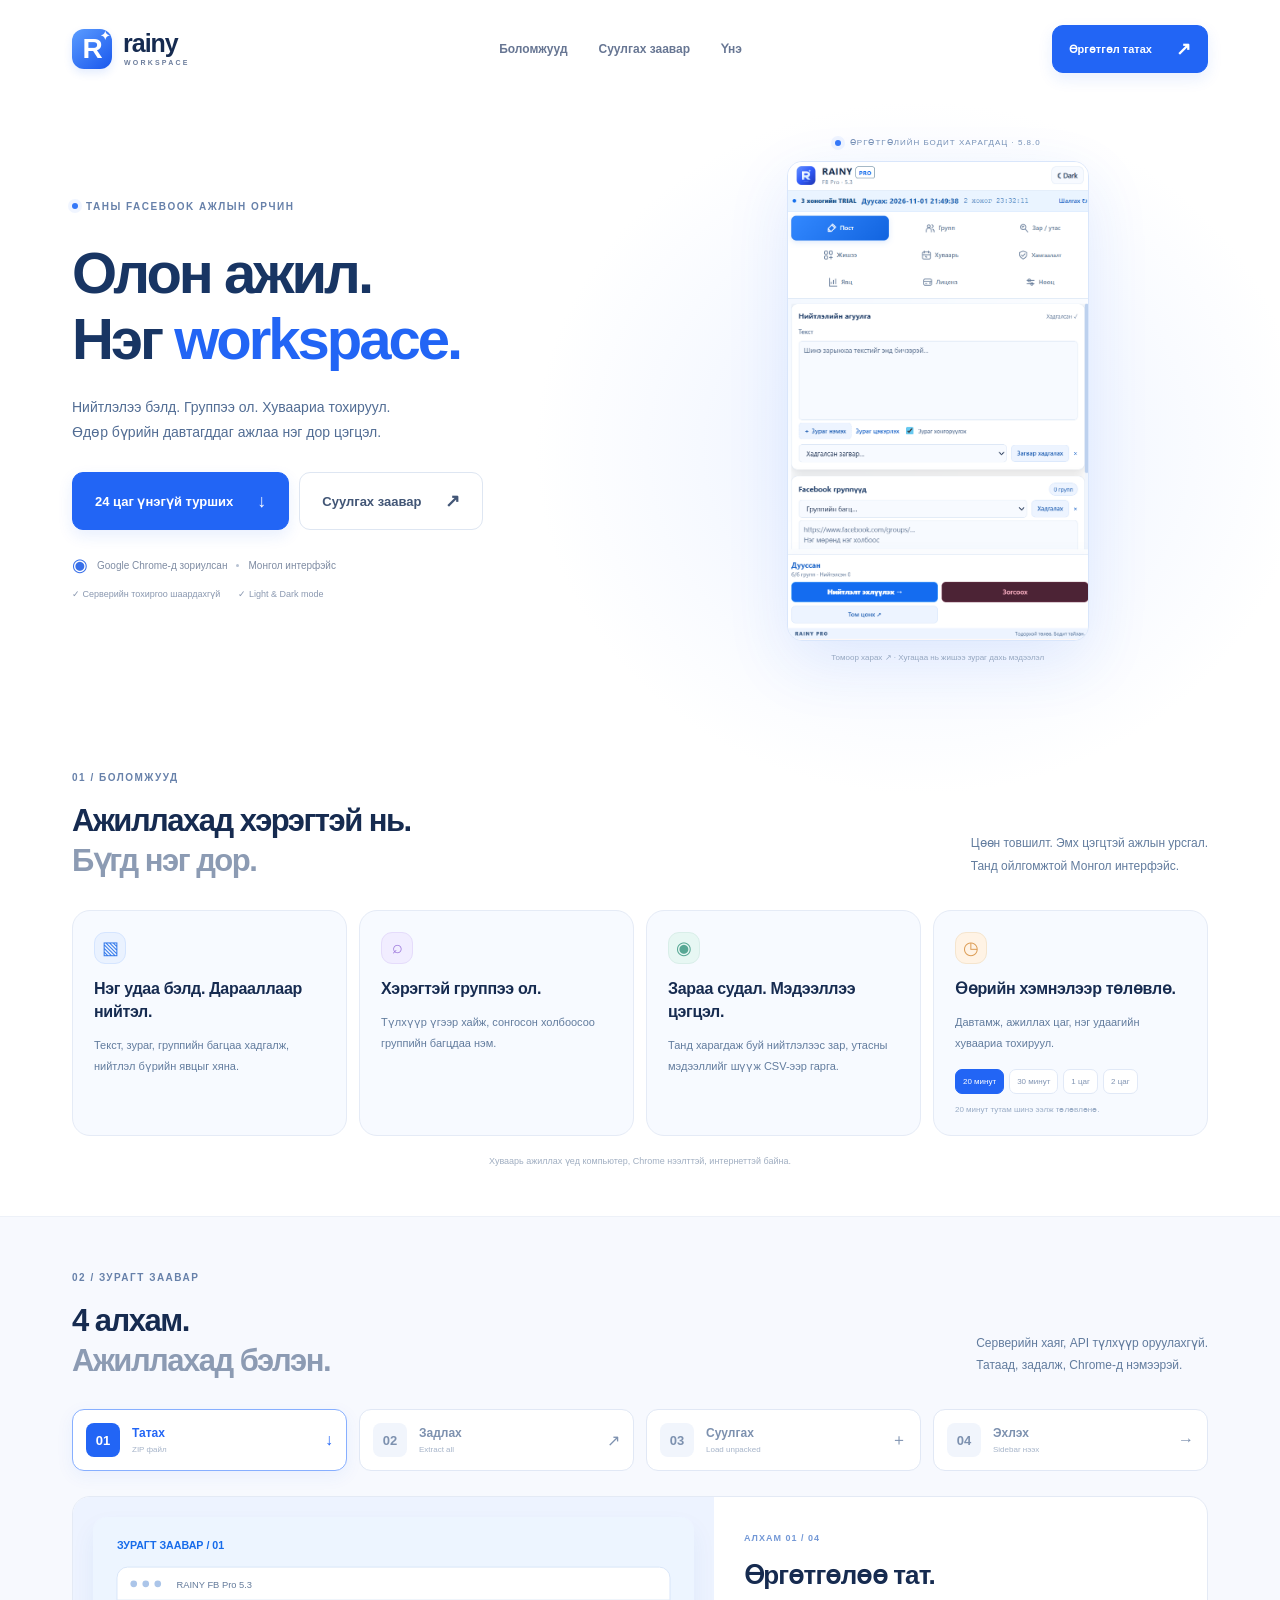
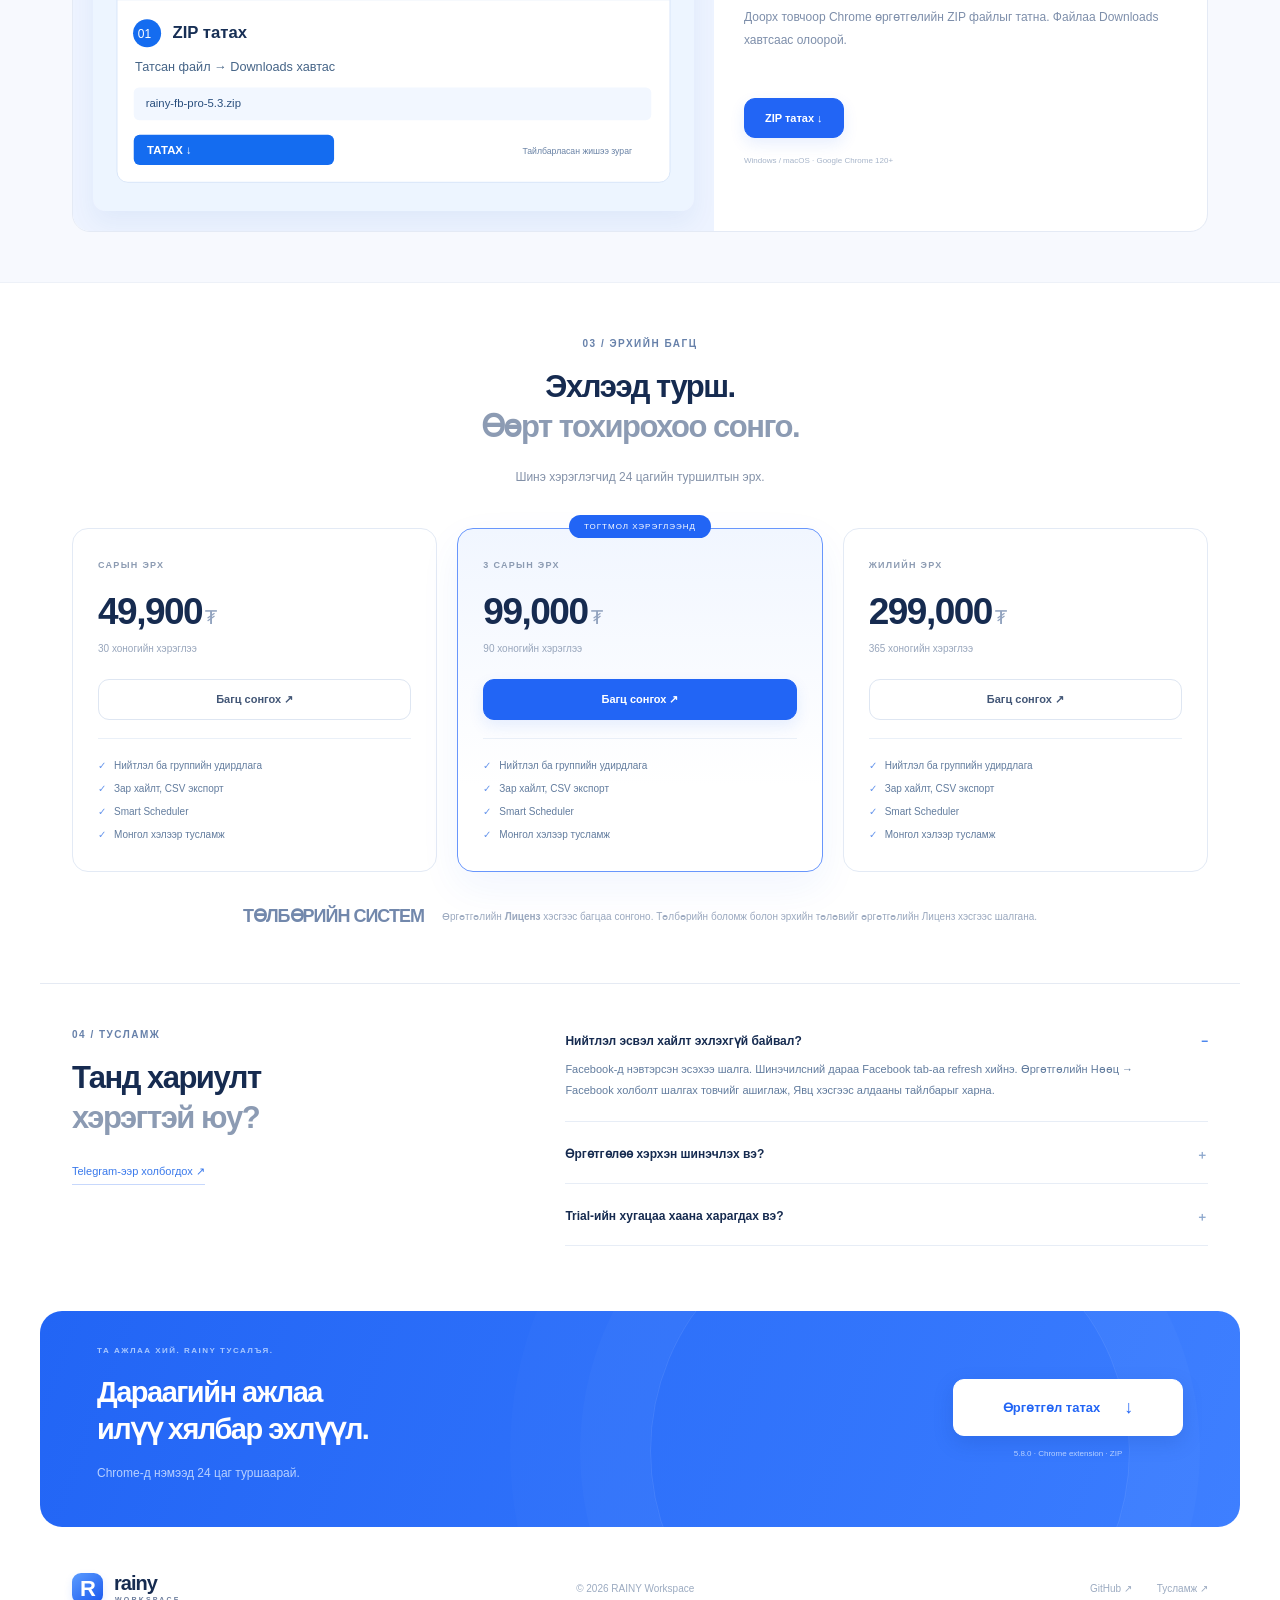
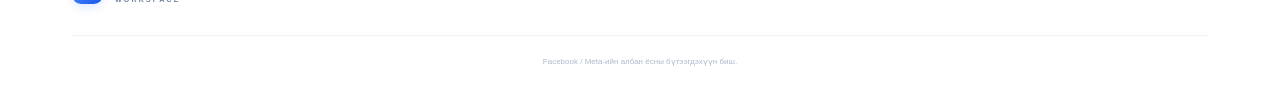
<file: index.html>
<!doctype html><html lang="mn"><head><meta charset="utf-8"><meta name="viewport" content="width=device-width,initial-scale=1"><meta name="theme-color" content="#f5f8ff"><title>RAINY Workspace — Facebook ажлаа хялбарчил.</title><meta name="description" content="Нийтлэл, групп хайлт, зарын судалгаа, Smart Scheduler. Монгол интерфэйстэй Chrome өргөтгөл."><link rel="icon" href="icon.svg"><link rel="stylesheet" href="style.css"><script defer src="app.js"></script></head><body>
<header><a href="#" class="brand"><span class="brand-icon">R<span>✦</span></span><span>rainy<span class="brand-sub">WORKSPACE</span></span></a><nav><a href="#features">Боломжууд</a><a href="#install">Суулгах заавар</a><a href="#pricing">Үнэ</a></nav><a href="downloads/rainy-fb-pro-5.8.0.zip" download class="button small">Өргөтгөл татах <span>↗</span></a></header>
<main><section class="hero wrap"><div class="hero-copy"><div class="eyebrow"><span class="live-dot"></span> ТАНЫ FACEBOOK АЖЛЫН ОРЧИН</div><h1>Олон ажил.<br>Нэг <span>workspace.</span></h1><p>Нийтлэлээ бэлд. Группээ ол. Хуваариа тохируул.<br>Өдөр бүрийн давтагддаг ажлаа нэг дор цэгцэл.</p><div class="hero-buttons"><a class="button" href="downloads/rainy-fb-pro-5.8.0.zip" download>24 цаг үнэгүй турших <span>↓</span></a><a class="button ghost" href="#install">Суулгах заавар <span>↗</span></a></div><div class="compat"><span class="chrome-mark">◉</span><span>Google Chrome-д зориулсан</span><i></i><span>Монгол интерфэйс</span></div><div class="hero-tags"><span>✓ Серверийн тохиргоо шаардахгүй</span><span>✓ Light &amp; Dark mode</span></div></div>
<div class="hero-product actual-product"><div class="product-caption"><span class="live-dot"></span> ӨРГӨТГӨЛИЙН БОДИТ ХАРАГДАЦ · 5.8.0</div><a href="extension-preview.png" target="_blank" aria-label="Өргөтгөлийн зургийг томоор харах"><img class="actual-extension" src="extension-preview.png" alt="RAINY FB Pro-ийн бодит sidebar: нийтлэл, групп, явцын удирдлага" width="732" height="1163"></a><span class="screenshot-note">Томоор харах ↗ · Хугацаа нь жишээ зураг дахь мэдээлэл</span></div></section>
<section class="features wrap section" id="features"><div class="section-heading"><div><div class="eyebrow">01 / БОЛОМЖУУД</div><h2>Ажиллахад хэрэгтэй нь.<br><span>Бүгд нэг дор.</span></h2></div><p>Цөөн товшилт. Эмх цэгцтэй ажлын урсгал.<br>Танд ойлгомжтой Монгол интерфэйс.</p></div><div class="bento"><article class="feature-card feature-post"><div class="feature-icon">▧</div><h3>Нэг удаа бэлд. Дарааллаар нийтэл.</h3><p>Текст, зураг, группийн багцаа хадгалж, нийтлэл бүрийн явцыг хяна.</p></article>
<article class="feature-card"><div class="feature-icon purple">⌕</div><h3>Хэрэгтэй группээ ол.</h3><p>Түлхүүр үгээр хайж, сонгосон холбоосоо группийн багцдаа нэм.</p></article>
<article class="feature-card"><div class="feature-icon mint">◉</div><h3>Зараа судал. Мэдээллээ цэгцэл.</h3><p>Танд харагдаж буй нийтлэлээс зар, утасны мэдээллийг шүүж CSV-ээр гарга.</p></article>
<article class="feature-card feature-schedule"><div><div class="feature-icon orange">◷</div><h3>Өөрийн хэмнэлээр төлөвлө.</h3><p>Давтамж, ажиллах цаг, нэг удаагийн хуваариа тохируул.</p><div class="schedule-options"><button data-minutes="20" class="selected">20 минут</button><button data-minutes="30">30 минут</button><button data-minutes="60">1 цаг</button><button data-minutes="120">2 цаг</button></div><small id="scheduleExplanation">20 минут тутам шинэ ээлж төлөвлөнө.</small></div></article></div><p class="section-footnote">Хуваарь ажиллах үед компьютер, Chrome нээлттэй, интернеттэй байна.</p></section>
<section class="installation section" id="install"><div class="wrap"><div class="section-heading"><div><div class="eyebrow">02 / ЗУРАГТ ЗААВАР</div><h2>4 алхам.<br><span>Ажиллахад бэлэн.</span></h2></div><p>Серверийн хаяг, API түлхүүр оруулахгүй.<br>Татаад, задалж, Chrome-д нэмээрэй.</p></div><div class="install-tabs" role="tablist" aria-label="Суулгах алхмууд"><button role="tab" aria-selected="true" data-step="0" class="active"><b>01</b><span>Татах<small>ZIP файл</small></span><i>↓</i></button><button role="tab" aria-selected="false" data-step="1"><b>02</b><span>Задлах<small>Extract all</small></span><i>↗</i></button><button role="tab" aria-selected="false" data-step="2"><b>03</b><span>Суулгах<small>Load unpacked</small></span><i>＋</i></button><button role="tab" aria-selected="false" data-step="3"><b>04</b><span>Эхлэх<small>Sidebar нээх</small></span><i>→</i></button></div><div class="install-panel" role="tabpanel" aria-live="polite"><div class="install-image"><img id="guideImage" src="guides/step-01.svg" alt="Алхам 1: ZIP файлаа татах зурагт заавар"></div><div class="install-copy"><span class="step-number" id="stepKicker">АЛХАМ 01 / 04</span><h3 id="stepTitle">Өргөтгөлөө тат.</h3><p id="stepText">Доорх товчоор Chrome өргөтгөлийн ZIP файлыг татна. Файлаа Downloads хавтсаас олоорой.</p><div id="stepAction"><a class="button" href="downloads/rainy-fb-pro-5.8.0.zip" download>ZIP татах ↓</a></div><div class="install-tip" id="stepTip">Windows / macOS · Google Chrome 120+</div></div></div></div></section>
<section class="pricing wrap section" id="pricing"><div class="center-heading"><div class="eyebrow">03 / ЭРХИЙН БАГЦ</div><h2>Эхлээд турш.<br><span>Өөрт тохирохоо сонго.</span></h2><p>Шинэ хэрэглэгчид 24 цагийн туршилтын эрх.</p></div><div class="price-grid"><article class="price-card"><span class="plan-name">САРЫН ЭРХ</span><h3>49,900<span>₮</span></h3><p>30 хоногийн хэрэглээ</p><a href="#download" class="button ghost">Багц сонгох ↗</a><ul><li>Нийтлэл ба группийн удирдлага</li><li>Зар хайлт, CSV экспорт</li><li>Smart Scheduler</li><li>Монгол хэлээр тусламж</li></ul></article><article class="price-card recommended"><div class="recommend-tag">ТОГТМОЛ ХЭРЭГЛЭЭНД</div><span class="plan-name">3 САРЫН ЭРХ</span><h3>99,000<span>₮</span></h3><p>90 хоногийн хэрэглээ</p><a href="#download" class="button">Багц сонгох ↗</a><ul><li>Нийтлэл ба группийн удирдлага</li><li>Зар хайлт, CSV экспорт</li><li>Smart Scheduler</li><li>Монгол хэлээр тусламж</li></ul></article><article class="price-card"><span class="plan-name">ЖИЛИЙН ЭРХ</span><h3>299,000<span>₮</span></h3><p>365 хоногийн хэрэглээ</p><a href="#download" class="button ghost">Багц сонгох ↗</a><ul><li>Нийтлэл ба группийн удирдлага</li><li>Зар хайлт, CSV экспорт</li><li>Smart Scheduler</li><li>Монгол хэлээр тусламж</li></ul></article></div><div class="payment-info"><b>ТӨЛБӨРИЙН СИСТЕМ</b><span>Өргөтгөлийн <strong>Лиценз</strong> хэсгээс багцаа сонгоно. Төлбөрийн боломж болон эрхийн төлөвийг өргөтгөлийн Лиценз хэсгээс шалгана.</span></div></section>
<section class="faq-section wrap section" id="help"><div><div class="eyebrow">04 / ТУСЛАМЖ</div><h2>Танд хариулт<br><span>хэрэгтэй юу?</span></h2><a href="https://t.me/boroobro" class="help-link" target="_blank" rel="noopener">Telegram-ээр холбогдох ↗</a></div><div class="faq"><details open><summary>Нийтлэл эсвэл хайлт эхлэхгүй байвал?</summary><p>Facebook-д нэвтэрсэн эсэхээ шалга. Шинэчилсний дараа Facebook tab-аа refresh хийнэ. Өргөтгөлийн Нөөц → Facebook холболт шалгах товчийг ашиглаж, Явц хэсгээс алдааны тайлбарыг харна.</p></details><details><summary>Өргөтгөлөө хэрхэн шинэчлэх вэ?</summary><p>Нөөц хэсгээс загвар, тохиргоогоо хадгал. Шинэ ZIP-ийг задалж, өмнөх extension хавтсын файлуудыг солино. chrome://extensions дээр Reload дараад Facebook tab-аа refresh хийнэ. Өргөтгөлийг устгах шаардлагагүй.</p></details><details><summary>Trial-ийн хугацаа хаана харагдах вэ?</summary><p>Sidebar-ийн дээд хэсэгт дуусах он, сар, өдөр, цаг болон үлдсэн хугацаа харагдана. 5.8.0 хувилбар нэг Chrome профайлд дахин суулгахад өмнөх device бүртгэлийг сэргээдэг. Бүх cookie болон sync өгөгдлийг арилгавал сэргээх боломж хязгаарлагдана.</p></details></div></section>
<section class="cta wrap" id="download"><div class="cta-pattern" aria-hidden="true"></div><div><div class="eyebrow">ТА АЖЛАА ХИЙ. RAINY ТУСАЛЪЯ.</div><h2>Дараагийн ажлаа<br>илүү хялбар эхлүүл.</h2><p>Chrome-д нэмээд 24 цаг туршаарай.</p></div><div class="cta-action"><a class="button white" href="downloads/rainy-fb-pro-5.8.0.zip" download>Өргөтгөл татах <span>↓</span></a><small>5.8.0 · Chrome extension · ZIP</small></div></section></main>
<footer class="wrap"><a href="#" class="brand"><span class="brand-icon">R</span><span>rainy<span class="brand-sub">WORKSPACE</span></span></a><span>© 2026 RAINY Workspace</span><div><a href="https://github.com/ssboroo/rainy_workspace-fb">GitHub ↗</a><a href="https://t.me/boroobro">Тусламж ↗</a></div><p>Facebook / Meta-ийн албан ёсны бүтээгдэхүүн биш.</p></footer><div id="toast" role="status" hidden></div></body></html>
</file>
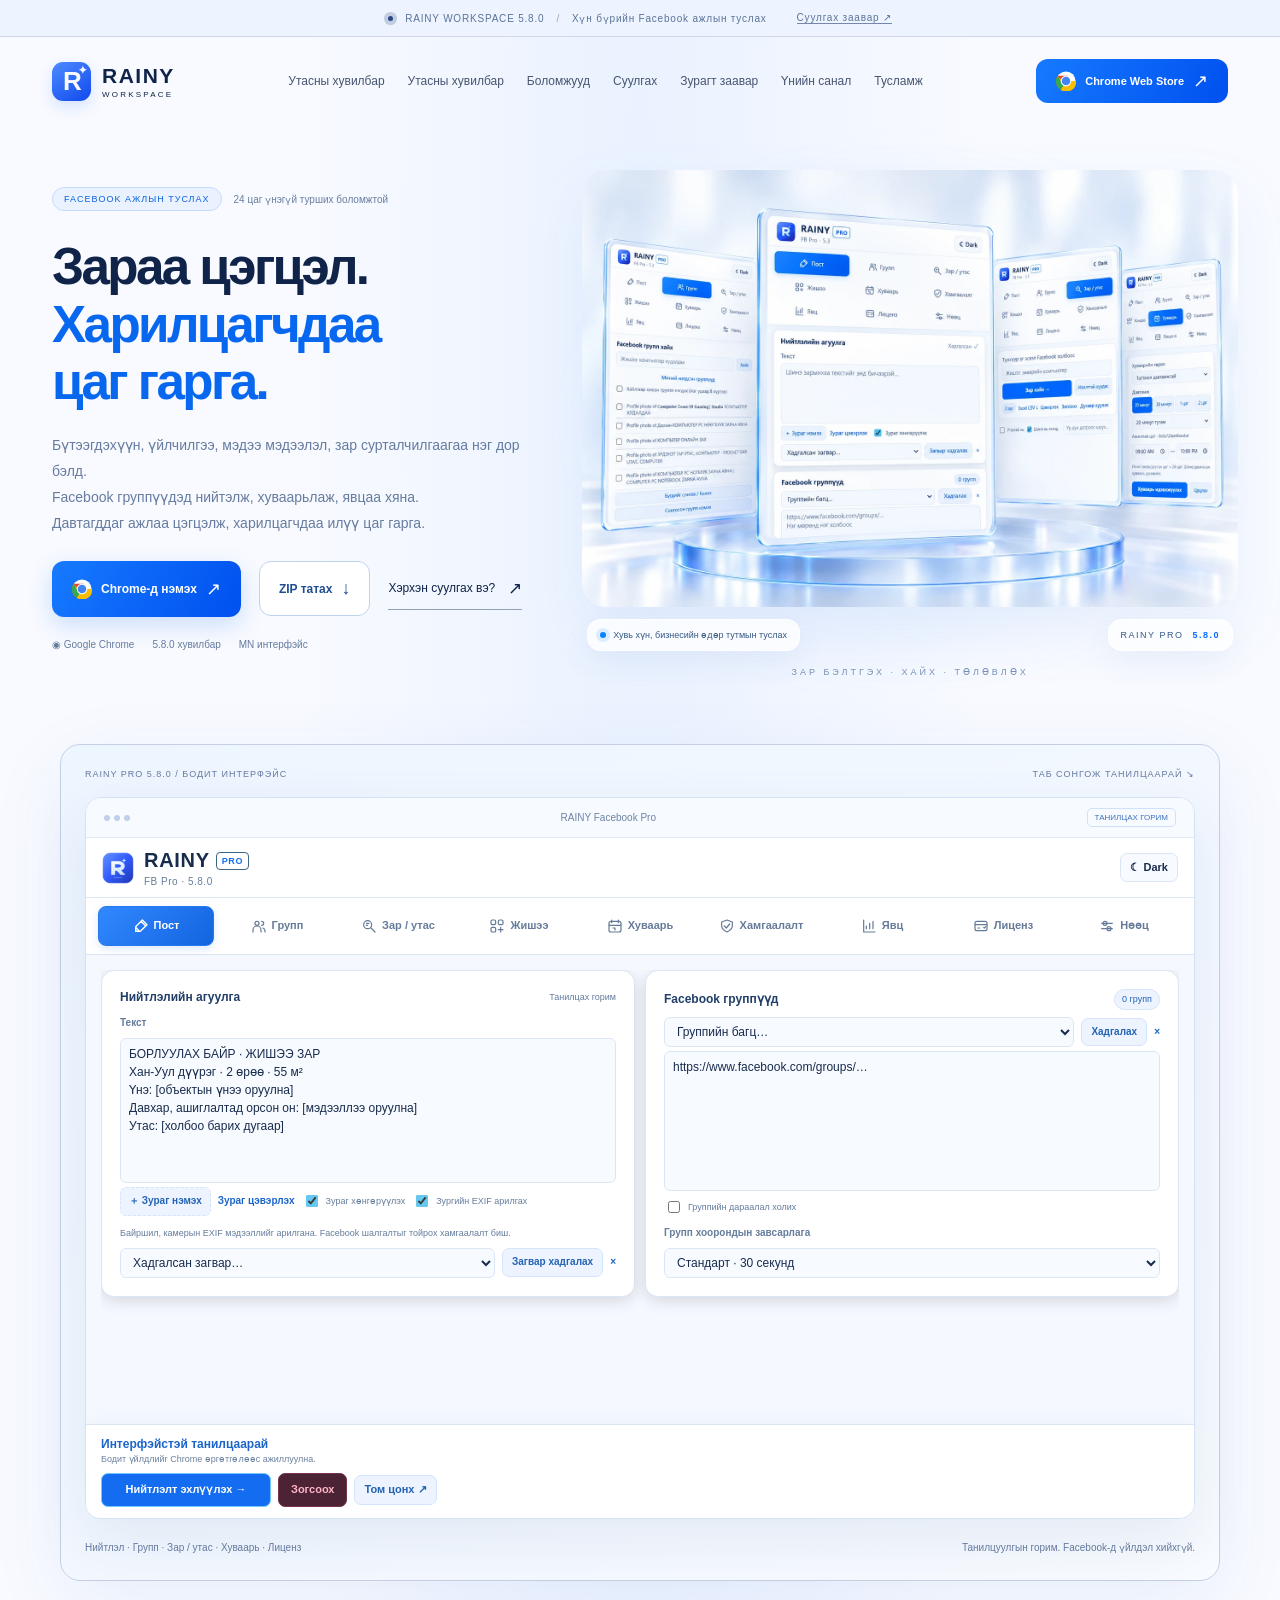
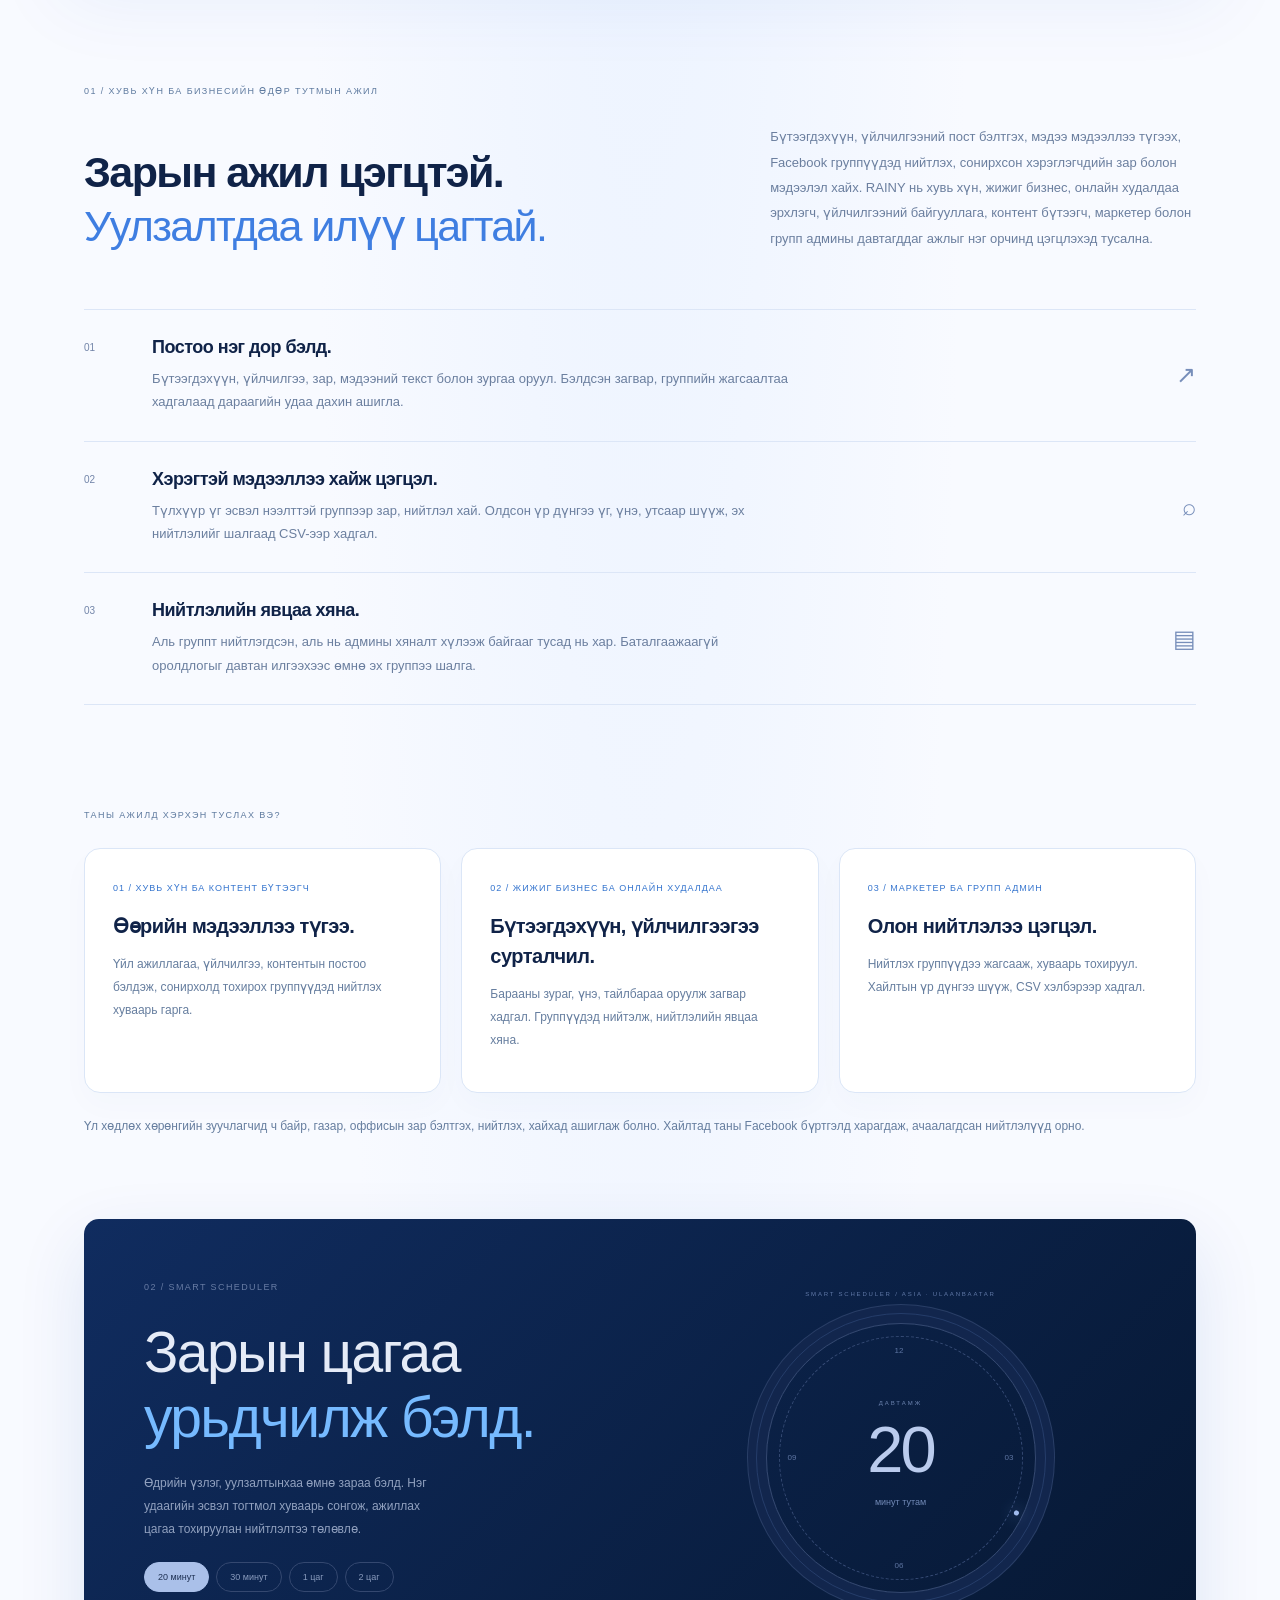
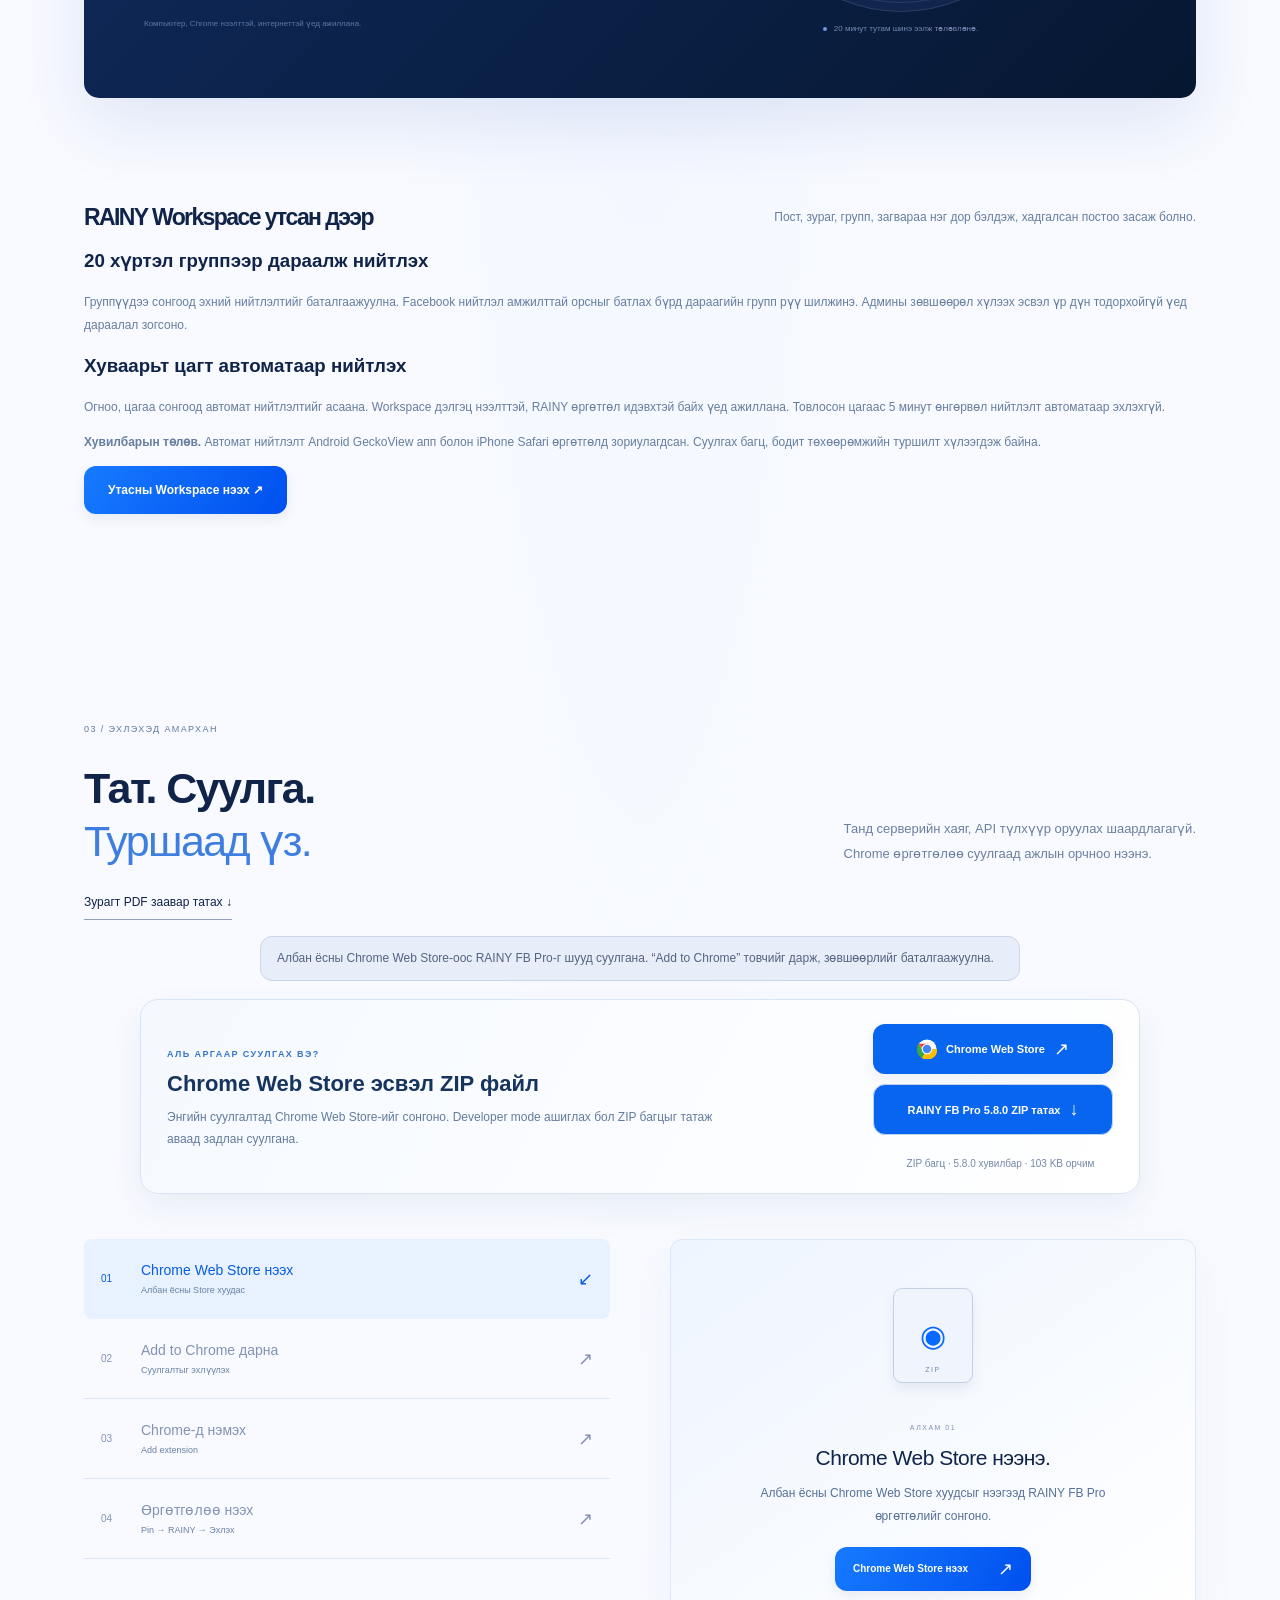
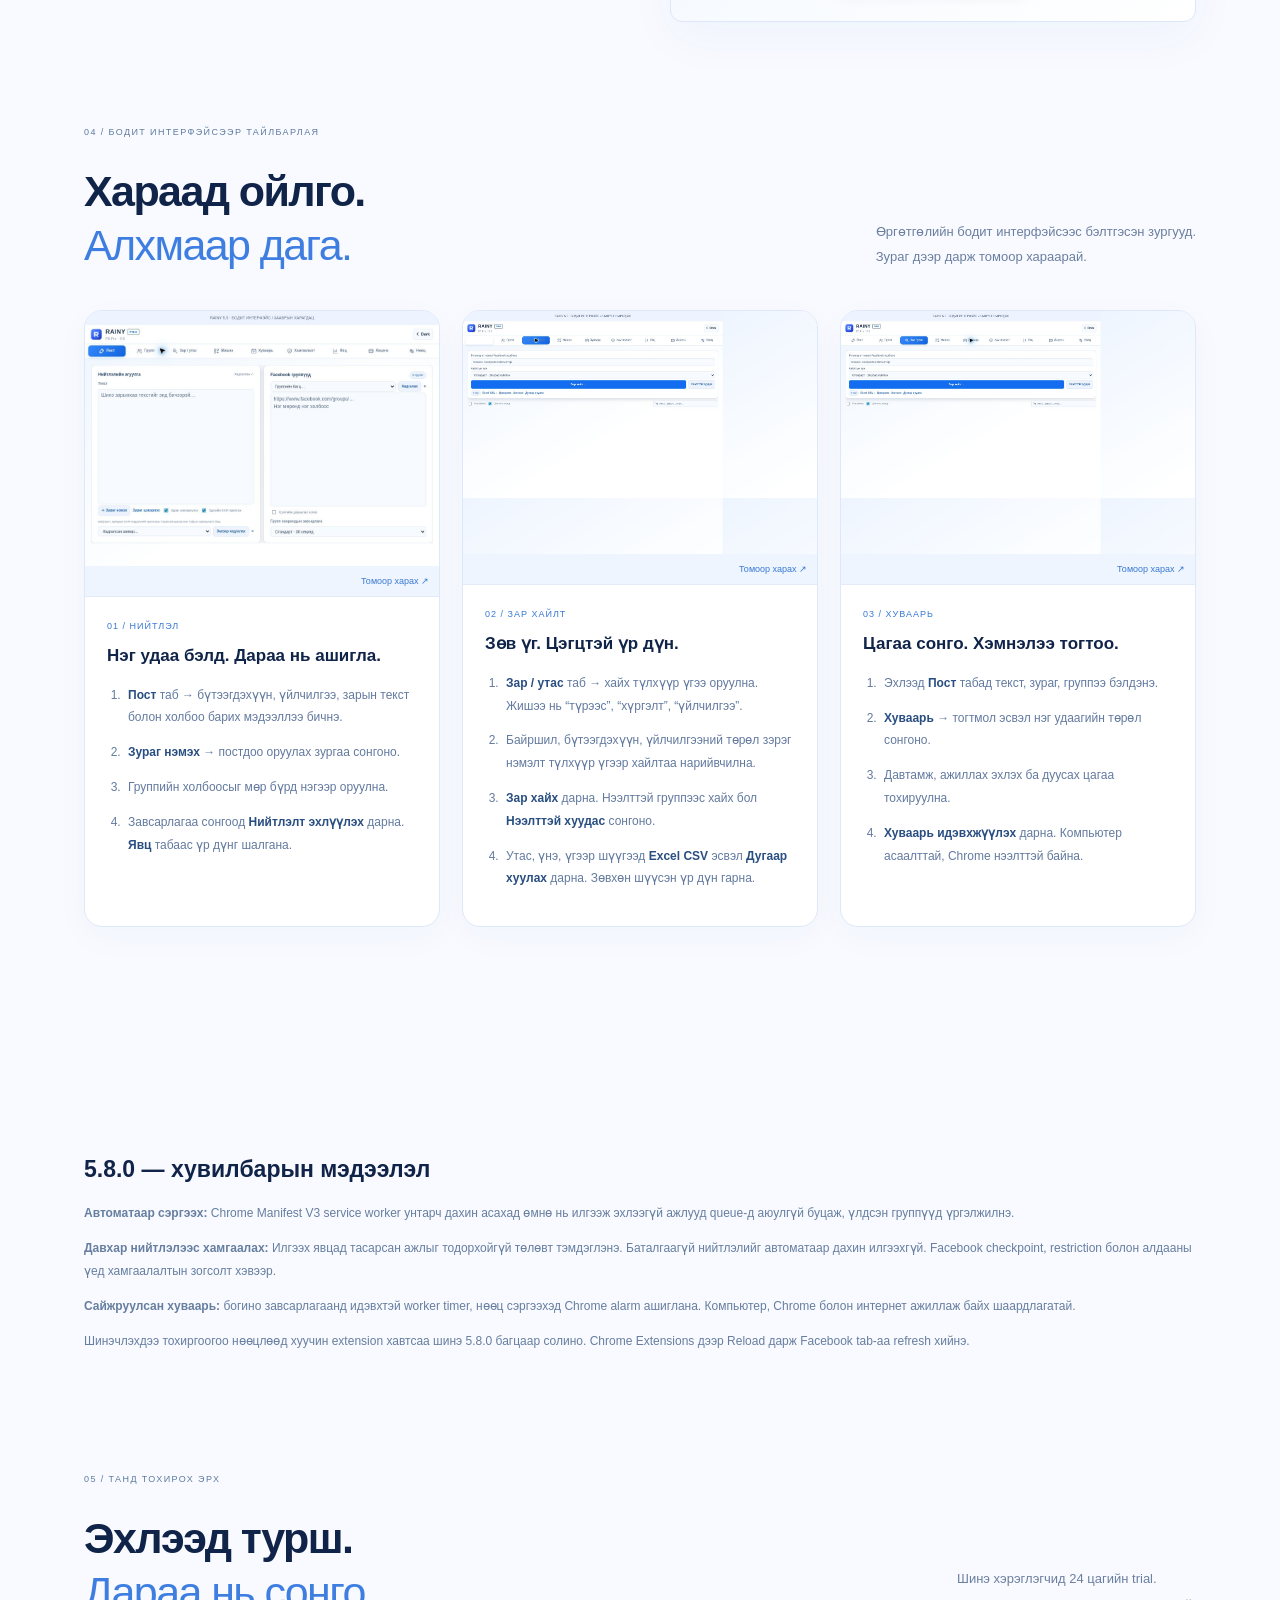
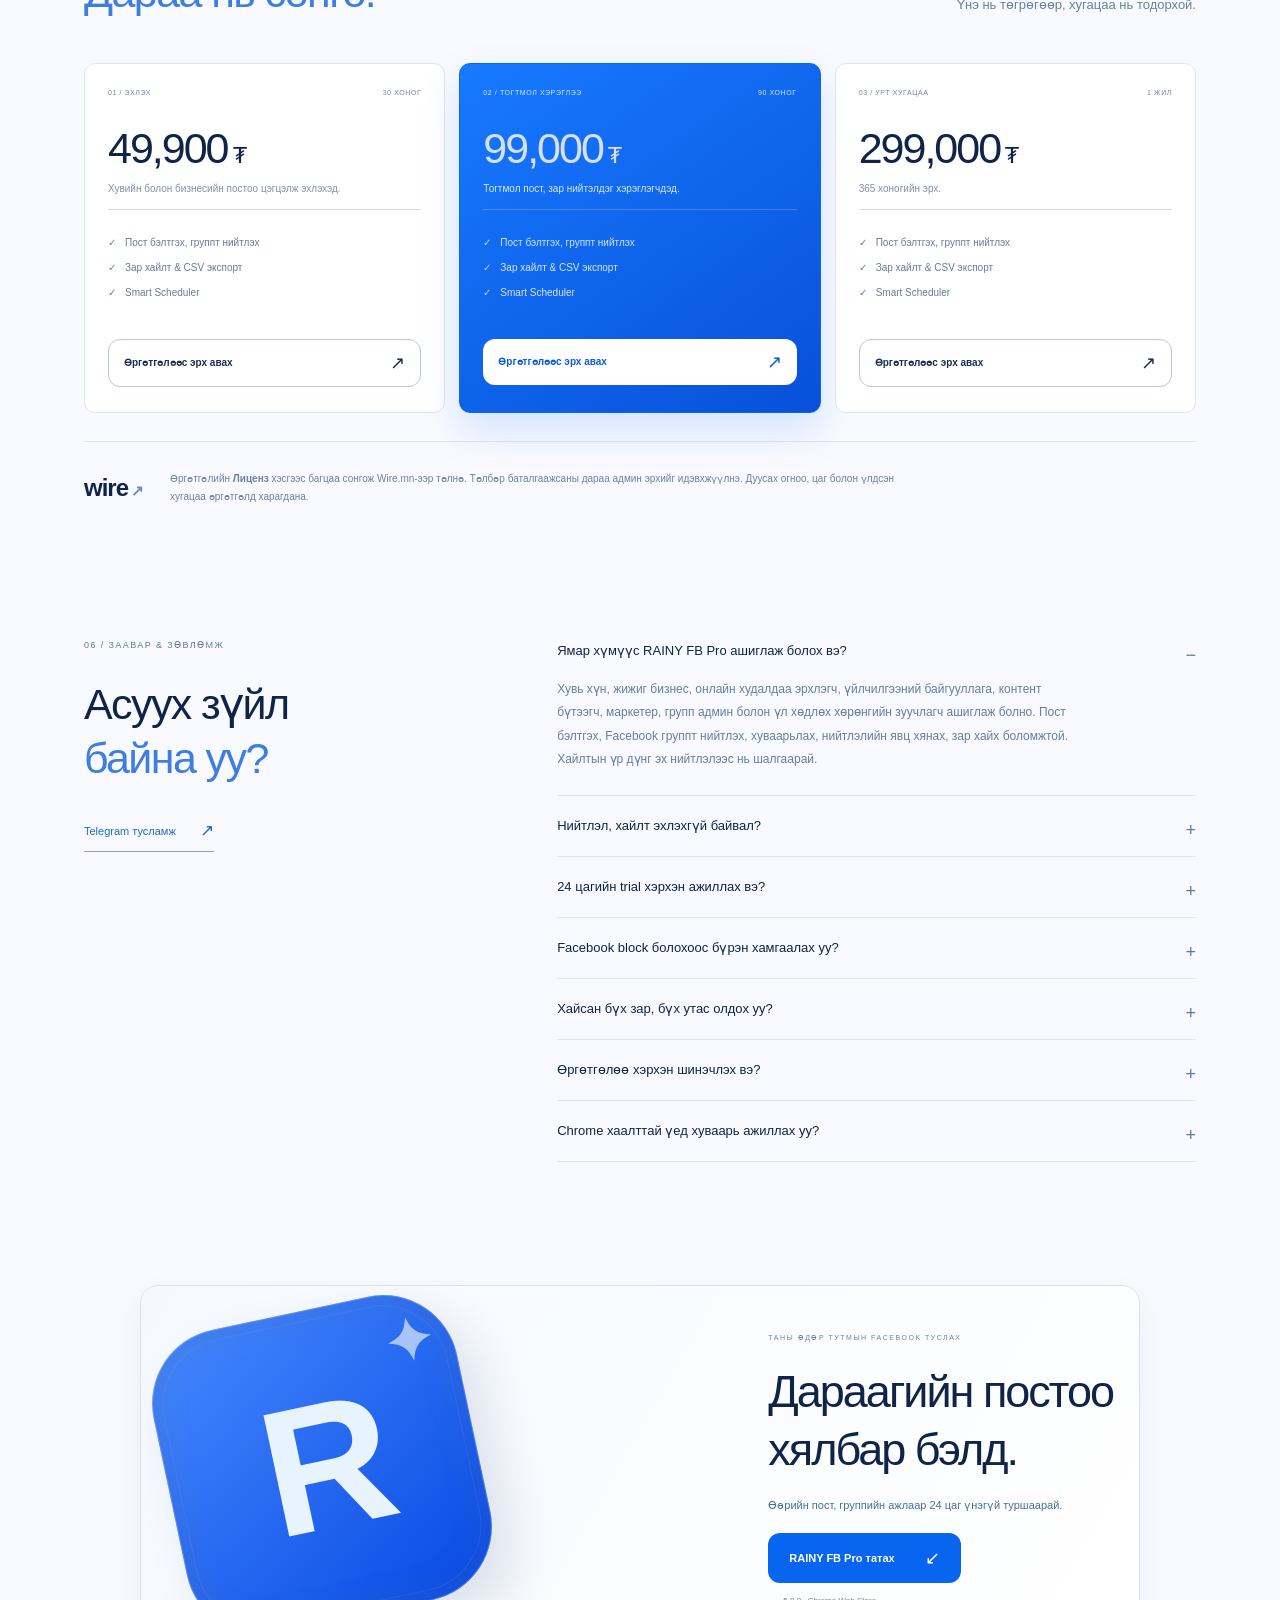
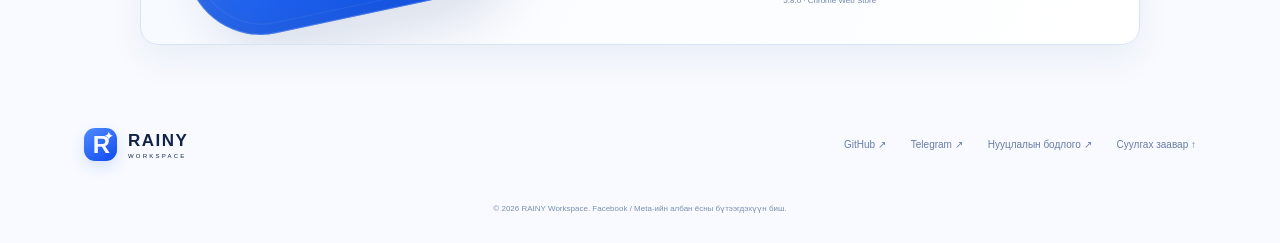
<file: public/index.html>
<!doctype html><html lang="mn"><head><meta charset="utf-8"><meta name="viewport" content="width=device-width,initial-scale=1"><meta name="theme-color" content="#f3f7ff"><title>RAINY FB Pro — Facebook группийн нийтлэл, хуваарь, зарын туслах</title><meta name="description" content="Хувь хүн, жижиг бизнес, онлайн худалдаа, үйлчилгээний байгууллага, контент бүтээгч, маркетер болон групп админд зориулсан Facebook ажлын туслах. Пост бэлтгэх, группт нийтлэх, хуваарьлах, явц хянах, зар хайх Chrome өргөтгөл."><link rel="icon" href="icon.svg" type="image/svg+xml"><link rel="stylesheet" href="style.199dbffa7748.css"><script src="app.b4d2ba57d3ee.js" defer></script><meta property="og:type" content="website"><meta property="og:site_name" content="RAINY Workspace"><meta property="og:title" content="RAINY Workspace 5.8.0 — 24 цаг үнэгүй турш"><meta property="og:description" content="Хувь хүн, бизнес эрхлэгч, онлайн худалдаа, үйлчилгээний байгууллага, контент бүтээгч болон групп админд зориулсан Facebook нийтлэл, хуваарь, зар хайлтын туслах. Chrome өргөтгөл 5.8.0."><meta property="og:image" content="https://workspace.rainy.studio/assets/rainy-share-567.jpg"><meta property="og:image:secure_url" content="https://workspace.rainy.studio/assets/rainy-share-567.jpg"><meta property="og:image:type" content="image/jpeg"><meta property="og:image:width" content="1536"><meta property="og:image:height" content="1024"><meta property="og:image:alt" content="RAINY Workspace 5.8.0 — нийтлэл, зар хайлт, хуваарийн туслах"><meta name="twitter:card" content="summary_large_image"><meta name="twitter:title" content="RAINY Workspace — 24 цаг үнэгүй турш"><meta name="twitter:image" content="https://workspace.rainy.studio/assets/rainy-share-567.jpg"><meta property="og:url" content="https://workspace.rainy.studio/"><style>.install-status{max-width:760px;margin:12px auto 0;padding:12px 16px;border:1px solid #cbd6e8;border-radius:12px;background:#e8eef9;color:#526381;font-size:12px;line-height:1.6}</style></head><body>
<div class="announce"><span class="pulse"></span> RAINY WORKSPACE 5.8.0 <span class="announce-divider">/</span> Хүн бүрийн Facebook ажлын туслах <a href="#install">Суулгах заавар ↗</a></div>
<header><a class="wordmark" href="#" aria-label="RAINY нүүр"><span class="logo">R<span>✦</span></span><span>RAINY<small>WORKSPACE</small></span></a><nav aria-label="Үндсэн цэс"><a href="#mobile-features">Утасны хувилбар</a><a href="/mobile/">Утасны хувилбар</a><a href="#workspace">Боломжууд</a><a href="#install">Суулгах</a><a href="#usage">Зурагт заавар</a><a href="#pricing">Үнийн санал</a><a href="#help">Тусламж</a></nav><a class="button nav-download chrome-store-link" href="https://chromewebstore.google.com/detail/ajnokkmlkidbnbihhdgjpbfaepaepbkh" target="_blank" rel="noopener"><svg class="chrome-logo" viewBox="0 0 48 48" role="img" aria-label="Google Chrome"><circle cx="24" cy="24" r="23" fill="#fff"/><path fill="#EA4335" d="M24 24 11.7 45.3A23 23 0 0 1 4.1 11.5h24.6z"/><path fill="#FBBC04" d="M24 24h24A23 23 0 0 1 11.7 45.3L4.1 11.5A23 23 0 0 0 24 24z"/><path fill="#34A853" d="M24 24 11.7 45.3A23 23 0 0 1 4.1 11.5L16.4 32.8z"/><circle cx="24" cy="24" r="11.5" fill="#4285F4" stroke="#fff" stroke-width="2.5"/></svg> Chrome Web Store <span>↗</span></a><button class="mobile-menu" aria-label="Цэс нээх" aria-expanded="false">☰</button></header>
<main><section class="hero"><div class="hero-intro"><div class="hero-kicker"><span class="pill">FACEBOOK АЖЛЫН ТУСЛАХ</span><span>24 цаг үнэгүй турших боломжтой</span></div><h1>Зараа цэгцэл.<br><span>Харилцагчдаа<br>цаг гарга.</span></h1><p class="hero-copy">Бүтээгдэхүүн, үйлчилгээ, мэдээ мэдээлэл, зар сурталчилгаагаа нэг дор бэлд.<br>Facebook группүүдэд нийтэлж, хуваарьлаж, явцаа хяна.<br>Давтагддаг ажлаа цэгцэлж, харилцагчдаа илүү цаг гарга.</p><div class="hero-actions"><a class="button primary chrome-store-link" href="https://chromewebstore.google.com/detail/ajnokkmlkidbnbihhdgjpbfaepaepbkh" target="_blank" rel="noopener"><svg class="chrome-logo" viewBox="0 0 48 48" role="img" aria-label="Google Chrome"><circle cx="24" cy="24" r="23" fill="#fff"/><path fill="#EA4335" d="M24 24 11.7 45.3A23 23 0 0 1 4.1 11.5h24.6z"/><path fill="#FBBC04" d="M24 24h24A23 23 0 0 1 11.7 45.3L4.1 11.5A23 23 0 0 0 24 24z"/><path fill="#34A853" d="M24 24 11.7 45.3A23 23 0 0 1 4.1 11.5L16.4 32.8z"/><circle cx="24" cy="24" r="11.5" fill="#4285F4" stroke="#fff" stroke-width="2.5"/></svg> Chrome-д нэмэх <span>↗</span></a><a class="button zip-download" href="downloads/rainy-fb-pro-5.8.0.zip" download>ZIP татах <span>↓</span></a><a class="text-link" href="#install">Хэрхэн суулгах вэ? <span>↗</span></a></div><div class="hero-meta"><span>◉ Google Chrome</span><span>5.8.0 хувилбар</span><span>MN интерфэйс</span></div>
</div><div class="luxury-stage"><div class="stage-glow"></div><img class="hero-product" src="assets/workspace-hero.webp" alt="RAINY Pro — нийтлэл, групп, зар хайлт, хуваарийн шилэн самбарууд" width="1536" height="1024" fetchpriority="high"><span class="float-label label-one"><i></i> Хувь хүн, бизнесийн өдөр тутмын туслах</span><span class="float-label label-two">RAINY PRO <b>5.8.0</b></span><div class="stage-note">ЗАР БЭЛТГЭХ · ХАЙХ · ТӨЛӨВЛӨХ</div></div><div class="product-stage actual-stage" id="workspace"><div class="stage-label"><span>RAINY PRO 5.8.0 / БОДИТ ИНТЕРФЭЙС</span><span>ТАБ СОНГОЖ ТАНИЛЦААРАЙ ↘</span></div><div class="real-window"><div class="real-window-bar"><span class="traffic"><i></i><i></i><i></i></span><span>RAINY Facebook Pro</span><span class="preview-tag">ТАНИЛЦАХ ГОРИМ</span></div><iframe id="workspaceFrame" src="preview/index.html?v=567-layout1" title="RAINY Pro программын бодит интерфэйсийн интерактив танилцуулга" loading="lazy"></iframe></div><div class="stage-caption"><span>Нийтлэл · Групп · Зар / утас · Хуваарь · Лиценз</span><span>Танилцуулгын горим. Facebook-д үйлдэл хийхгүй.</span></div></div></section>
<section class="intro-section section-wrap reveal"><div class="section-index">01 / ХУВЬ ХҮН БА БИЗНЕСИЙН ӨДӨР ТУТМЫН АЖИЛ</div><div class="intro-grid"><h2>Зарын ажил цэгцтэй.<br><em>Уулзалтдаа илүү цагтай.</em></h2><p>Бүтээгдэхүүн, үйлчилгээний пост бэлтгэх, мэдээ мэдээллээ түгээх, Facebook группүүдэд нийтлэх, сонирхсон хэрэглэгчдийн зар болон мэдээлэл хайх. RAINY нь хувь хүн, жижиг бизнес, онлайн худалдаа эрхлэгч, үйлчилгээний байгууллага, контент бүтээгч, маркетер болон групп админы давтагддаг ажлыг нэг орчинд цэгцлэхэд тусална.</p></div><div class="feature-strips"><article><span class="feature-num">01</span><div><h3>Постоо нэг дор бэлд.</h3><p>Бүтээгдэхүүн, үйлчилгээ, зар, мэдээний текст болон зургаа оруул. Бэлдсэн загвар, группийн жагсаалтаа хадгалаад дараагийн удаа дахин ашигла.</p></div><span class="feature-icon">↗</span></article><article><span class="feature-num">02</span><div><h3>Хэрэгтэй мэдээллээ хайж цэгцэл.</h3><p>Түлхүүр үг эсвэл нээлттэй группээр зар, нийтлэл хай. Олдсон үр дүнгээ үг, үнэ, утсаар шүүж, эх нийтлэлийг шалгаад CSV-ээр хадгал.</p></div><span class="feature-icon">⌕</span></article><article><span class="feature-num">03</span><div><h3>Нийтлэлийн явцаа хяна.</h3><p>Аль группт нийтлэгдсэн, аль нь админы хяналт хүлээж байгааг тусад нь хар. Баталгаажаагүй оролдлогыг давтан илгээхээс өмнө эх группээ шалга.</p></div><span class="feature-icon">▤</span></article></div></section>
<section class="estate-workflows section-wrap reveal"><div class="section-index">ТАНЫ АЖИЛД ХЭРХЭН ТУСЛАХ ВЭ?</div><div class="estate-cards"><article><small>01 / ХУВЬ ХҮН БА КОНТЕНТ БҮТЭЭГЧ</small><h3>Өөрийн мэдээллээ түгээ.</h3><p>Үйл ажиллагаа, үйлчилгээ, контентын постоо бэлдэж, сонирхолд тохирох группүүдэд нийтлэх хуваарь гарга.</p></article><article><small>02 / ЖИЖИГ БИЗНЕС БА ОНЛАЙН ХУДАЛДАА</small><h3>Бүтээгдэхүүн, үйлчилгээгээ сурталчил.</h3><p>Барааны зураг, үнэ, тайлбараа оруулж загвар хадгал. Группүүдэд нийтэлж, нийтлэлийн явцаа хяна.</p></article><article><small>03 / МАРКЕТЕР БА ГРУПП АДМИН</small><h3>Олон нийтлэлээ цэгцэл.</h3><p>Нийтлэх группүүдээ жагсааж, хуваарь тохируул. Хайлтын үр дүнгээ шүүж, CSV хэлбэрээр хадгал.</p></article></div><p class="estate-footnote">Үл хөдлөх хөрөнгийн зуучлагчид ч байр, газар, оффисын зар бэлтгэх, нийтлэх, хайхад ашиглаж болно. Хайлтад таны Facebook бүртгэлд харагдаж, ачаалагдсан нийтлэлүүд орно.</p></section><section class="schedule-section section-wrap reveal"><div class="schedule-copy"><div class="section-index">02 / SMART SCHEDULER</div><h2>Зарын цагаа<br><em>урьдчилж бэлд.</em></h2><p>Өдрийн үзлэг, уулзалтынхаа өмнө зараа бэлд. Нэг удаагийн эсвэл тогтмол хуваарь сонгож, ажиллах цагаа тохируулан нийтлэлтээ төлөвлө.</p><div class="schedule-choices" aria-label="Давтамжийн жишээ"><button class="selected" data-minutes="20">20 минут</button><button data-minutes="30">30 минут</button><button data-minutes="60">1 цаг</button><button data-minutes="120">2 цаг</button></div><small>Компьютер, Chrome нээлттэй, интернеттэй үед ажиллана.</small></div><div class="schedule-visual"><span class="orbit-label">SMART SCHEDULER / ASIA · ULAANBAATAR</span><div class="clock-face"><div class="clock-ring"></div><span class="clock-mark top">12</span><span class="clock-mark right">03</span><span class="clock-mark bottom">06</span><span class="clock-mark left">09</span><div class="clock-hand"></div><div class="clock-center"></div><div class="clock-caption"><small>ДАВТАМЖ</small><strong id="scheduleNumber">20</strong><span id="scheduleUnit">минут тутам</span></div></div><div class="schedule-label"><i></i><span id="scheduleExplanation">20 минут тутам шинэ ээлж төлөвлөнө.</span></div></div></section>
<section class="section-wrap release-note" id="mobile-features">
  <div class="section-heading">
    <h2>RAINY Workspace утсан дээр</h2>
    <p>Пост, зураг, групп, загвараа нэг дор бэлдэж, хадгалсан постоо засаж болно.</p>
  </div>
  <h3>20 хүртэл группээр дараалж нийтлэх</h3>
  <p>Группүүдээ сонгоод эхний нийтлэлтийг баталгаажуулна. Facebook нийтлэл амжилттай орсныг батлах бүрд дараагийн групп рүү шилжинэ. Админы зөвшөөрөл хүлээх эсвэл үр дүн тодорхойгүй үед дараалал зогсоно.</p>
  <h3>Хуваарьт цагт автоматаар нийтлэх</h3>
  <p>Огноо, цагаа сонгоод автомат нийтлэлтийг асаана. Workspace дэлгэц нээлттэй, RAINY өргөтгөл идэвхтэй байх үед ажиллана. Товлосон цагаас 5 минут өнгөрвөл нийтлэлт автоматаар эхлэхгүй.</p>
  <p><strong>Хувилбарын төлөв.</strong> Автомат нийтлэлт Android GeckoView апп болон iPhone Safari өргөтгөлд зориулагдсан. Суулгах багц, бодит төхөөрөмжийн туршилт хүлээгдэж байна.</p>
  <a class="button primary" href="/mobile/">Утасны Workspace нээх ↗</a>
</section>
<section class="install-section section-wrap reveal" id="install"><div class="section-index">03 / ЭХЛЭХЭД АМАРХАН</div><div class="section-heading"><h2>Тат. Суулга.<br><em>Туршаад үз.</em></h2><p>Танд серверийн хаяг, API түлхүүр оруулах шаардлагагүй.<br>Chrome өргөтгөлөө суулгаад ажлын орчноо нээнэ.</p></div><p><a class="text-link" href="downloads/Zaavar.pdf" target="_blank" rel="noopener">Зурагт PDF заавар татах ↓</a></p><p class="install-status">Албан ёсны Chrome Web Store-оос RAINY FB Pro-г шууд суулгана. “Add to Chrome” товчийг дарж, зөвшөөрлийг баталгаажуулна.</p><div class="download-section"><div class="download-copy"><span class="download-kicker">АЛЬ АРГААР СУУЛГАХ ВЭ?</span><h3>Chrome Web Store эсвэл ZIP файл</h3><p>Энгийн суулгалтад Chrome Web Store-ийг сонгоно. Developer mode ашиглах бол ZIP багцыг татаж аваад задлан суулгана.</p></div><div class="download-actions"><a class="button primary chrome-store-link" href="https://chromewebstore.google.com/detail/ajnokkmlkidbnbihhdgjpbfaepaepbkh" target="_blank" rel="noopener"><svg class="chrome-logo" viewBox="0 0 48 48" role="img" aria-label="Google Chrome"><circle cx="24" cy="24" r="23" fill="#fff"/><path fill="#EA4335" d="M24 24 11.7 45.3A23 23 0 0 1 4.1 11.5h24.6z"/><path fill="#FBBC04" d="M24 24h24A23 23 0 0 1 11.7 45.3L4.1 11.5A23 23 0 0 0 24 24z"/><path fill="#34A853" d="M24 24 11.7 45.3A23 23 0 0 1 4.1 11.5L16.4 32.8z"/><circle cx="24" cy="24" r="11.5" fill="#4285F4" stroke="#fff" stroke-width="2.5"/></svg> Chrome Web Store <span>↗</span></a><a class="button zip-download" href="downloads/rainy-fb-pro-5.8.0.zip" download>RAINY FB Pro 5.8.0 ZIP татах <span>↓</span></a><small>ZIP багц · 5.8.0 хувилбар · 103 KB орчим</small></div></div><div class="install-layout"><div class="install-steps" role="tablist" aria-label="Суулгах алхмууд"><button role="tab" aria-selected="true" class="active" data-step="0"><span>01</span><div><strong>Chrome Web Store нээх</strong><small>Албан ёсны Store хуудас</small></div><b>↙</b></button><button role="tab" aria-selected="false" data-step="1"><span>02</span><div><strong>Add to Chrome дарна</strong><small>Суулгалтыг эхлүүлэх</small></div><b>↗</b></button><button role="tab" aria-selected="false" data-step="2"><span>03</span><div><strong>Chrome-д нэмэх</strong><small>Add extension</small></div><b>↗</b></button><button role="tab" aria-selected="false" data-step="3"><span>04</span><div><strong>Өргөтгөлөө нээх</strong><small>Pin → RAINY → Эхлэх</small></div><b>↗</b></button></div><div class="install-detail" role="tabpanel" aria-live="polite"><div class="install-art" id="installArt"></div><span class="step-kicker" id="stepKicker">АЛХАМ 01</span><h3 id="stepTitle">Өргөтгөлөө татаж аваарай.</h3><p id="stepText">Chrome Web Store дээрх RAINY FB Pro хуудсыг нээнэ. “Add to Chrome” товчийг дарж өргөтгөлийг суулгана.</p><div id="stepAction"><a class="button primary" href="https://chromewebstore.google.com/detail/ajnokkmlkidbnbihhdgjpbfaepaepbkh" download>Chrome Web Store нээх <span>↗</span></a></div></div></div></section>
<section class="usage-section section-wrap reveal" id="usage"><div class="section-index">04 / БОДИТ ИНТЕРФЭЙСЭЭР ТАЙЛБАРЛАЯ</div><div class="section-heading"><h2>Хараад ойлго.<br><em>Алхмаар дага.</em></h2><p>Өргөтгөлийн бодит интерфэйсээс бэлтгэсэн зургууд.<br>Зураг дээр дарж томоор хараарай.</p></div><div class="usage-grid"><article><button class="guide-image" data-image="assets/guide-post.jpg" aria-label="Нийтлэлийн зургийг томруулах"><img src="assets/guide-post.jpg" alt="Пост табын текст, зураг, группийн холбоос оруулах талбарууд" loading="lazy" width="1000" height="720"><span>Томоор харах ↗</span></button><small>01 / НИЙТЛЭЛ</small><h3>Нэг удаа бэлд. Дараа нь ашигла.</h3><ol><li><b>Пост</b> таб → бүтээгдэхүүн, үйлчилгээ, зарын текст болон холбоо барих мэдээллээ бичнэ.</li><li><b>Зураг нэмэх</b> → постдоо оруулах зургаа сонгоно.</li><li>Группийн холбоосыг мөр бүрд нэгээр оруулна.</li><li>Завсарлагаа сонгоод <b>Нийтлэлт эхлүүлэх</b> дарна. <b>Явц</b> табаас үр дүнг шалгана.</li></ol></article><article><button class="guide-image" data-image="assets/guide-search.jpg" aria-label="Хайлтын зургийг томруулах"><img src="assets/guide-search.jpg" alt="Зар утас табын түлхүүр үг, хайлтын гүн, CSV болон шүүлтүүр" loading="lazy" width="1000" height="720"><span>Томоор харах ↗</span></button><small>02 / ЗАР ХАЙЛТ</small><h3>Зөв үг. Цэгцтэй үр дүн.</h3><ol><li><b>Зар / утас</b> таб → хайх түлхүүр үгээ оруулна. Жишээ нь “түрээс”, “хүргэлт”, “үйлчилгээ”.</li><li>Байршил, бүтээгдэхүүн, үйлчилгээний төрөл зэрэг нэмэлт түлхүүр үгээр хайлтаа нарийвчилна.</li><li><b>Зар хайх</b> дарна. Нээлттэй группээс хайх бол <b>Нээлттэй хуудас</b> сонгоно.</li><li>Утас, үнэ, үгээр шүүгээд <b>Excel CSV</b> эсвэл <b>Дугаар хуулах</b> дарна. Зөвхөн шүүсэн үр дүн гарна.</li></ol></article><article><button class="guide-image" data-image="assets/guide-schedule.jpg" aria-label="Хуваарийн зургийг томруулах"><img src="assets/guide-schedule.jpg" alt="Хуваарь табын давтамж болон ажиллах цагийн тохиргоо" loading="lazy" width="1000" height="720"><span>Томоор харах ↗</span></button><small>03 / ХУВААРЬ</small><h3>Цагаа сонго. Хэмнэлээ тогтоо.</h3><ol><li>Эхлээд <b>Пост</b> табад текст, зураг, группээ бэлдэнэ.</li><li><b>Хуваарь</b> → тогтмол эсвэл нэг удаагийн төрөл сонгоно.</li><li>Давтамж, ажиллах эхлэх ба дуусах цагаа тохируулна.</li><li><b>Хуваарь идэвхжүүлэх</b> дарна. Компьютер асаалттай, Chrome нээлттэй байна.</li></ol></article></div></section><section class="section-wrap release-note" id="release"><h2>5.8.0 — хувилбарын мэдээлэл</h2><p><strong>Автоматаар сэргээх:</strong> Chrome Manifest V3 service worker унтарч дахин асахад өмнө нь илгээж эхлээгүй ажлууд queue-д аюулгүй буцаж, үлдсэн группүүд үргэлжилнэ.</p><p><strong>Давхар нийтлэлээс хамгаалах:</strong> Илгээх явцад тасарсан ажлыг тодорхойгүй төлөвт тэмдэглэнэ. Баталгаагүй нийтлэлийг автоматаар дахин илгээхгүй. Facebook checkpoint, restriction болон алдааны үед хамгаалалтын зогсолт хэвээр.</p><p><strong>Сайжруулсан хуваарь:</strong> богино завсарлагаанд идэвхтэй worker timer, нөөц сэргээхэд Chrome alarm ашиглана. Компьютер, Chrome болон интернет ажиллаж байх шаардлагатай.</p><p>Шинэчлэхдээ тохиргоогоо нөөцлөөд хуучин extension хавтсаа шинэ 5.8.0 багцаар солино. Chrome Extensions дээр Reload дарж Facebook tab-аа refresh хийнэ.</p></section><section class="pricing-section section-wrap reveal" id="pricing"><div class="section-index">05 / ТАНД ТОХИРОХ ЭРХ</div><div class="section-heading"><h2>Эхлээд турш.<br><em>Дараа нь сонго.</em></h2><p>Шинэ хэрэглэгчид 24 цагийн trial.<br>Үнэ нь төгрөгөөр, хугацаа нь тодорхой.</p></div><div class="pricing-grid"><article class="price-card"><div class="plan-top"><span>01 / ЭХЛЭХ</span><span>30 ХОНОГ</span></div><h3>49,900<span>₮</span></h3><p>Хувийн болон бизнесийн постоо цэгцэлж эхлэхэд.</p><ul><li>Пост бэлтгэх, группт нийтлэх</li><li>Зар хайлт & CSV экспорт</li><li>Smart Scheduler</li></ul><a class="button outline" href="#download">Өргөтгөлөөс эрх авах <span>↗</span></a></article><article class="price-card featured"><div class="plan-top"><span>02 / ТОГТМОЛ ХЭРЭГЛЭЭ</span><span>90 ХОНОГ</span></div><h3>99,000<span>₮</span></h3><p>Тогтмол пост, зар нийтэлдэг хэрэглэгчдэд.</p><ul><li>Пост бэлтгэх, группт нийтлэх</li><li>Зар хайлт & CSV экспорт</li><li>Smart Scheduler</li></ul><a class="button light" href="#download">Өргөтгөлөөс эрх авах <span>↗</span></a></article><article class="price-card"><div class="plan-top"><span>03 / УРТ ХУГАЦАА</span><span>1 ЖИЛ</span></div><h3>299,000<span>₮</span></h3><p>365 хоногийн эрх.</p><ul><li>Пост бэлтгэх, группт нийтлэх</li><li>Зар хайлт & CSV экспорт</li><li>Smart Scheduler</li></ul><a class="button outline" href="#download">Өргөтгөлөөс эрх авах <span>↗</span></a></article></div><div class="payment-note"><span class="wire-mark">wire<span>↗</span></span><p>Өргөтгөлийн <strong>Лиценз</strong> хэсгээс багцаа сонгож Wire.mn-ээр төлнө. Төлбөр баталгаажсаны дараа админ эрхийг идэвхжүүлнэ. Дуусах огноо, цаг болон үлдсэн хугацаа өргөтгөлд харагдана.</p></div></section>
<section class="help-section section-wrap reveal" id="help"><div class="help-left"><div class="section-index">06 / ЗААВАР & ЗӨВЛӨМЖ</div><h2>Асуух зүйл<br><em>байна уу?</em></h2><a class="text-link" href="https://t.me/boroobro" target="_blank" rel="noopener">Telegram тусламж <span>↗</span></a></div><div class="faq"><details open><summary>Ямар хүмүүс RAINY FB Pro ашиглаж болох вэ?</summary><p>Хувь хүн, жижиг бизнес, онлайн худалдаа эрхлэгч, үйлчилгээний байгууллага, контент бүтээгч, маркетер, групп админ болон үл хөдлөх хөрөнгийн зуучлагч ашиглаж болно. Пост бэлтгэх, Facebook группт нийтлэх, хуваарьлах, нийтлэлийн явц хянах, зар хайх боломжтой. Хайлтын үр дүнг эх нийтлэлээс нь шалгаарай.</p></details><details><summary>Нийтлэл, хайлт эхлэхгүй байвал?</summary><p>Facebook-д нэвтэрсэн эсэхээ шалга. Өргөтгөлийг шинэчилсний дараа Facebook tab-аа нэг удаа refresh хийнэ. “Нөөц” табын “Facebook холболт шалгах” товчоор холболтоо шалгаж, “Явц” табын алдааны мөрийг харна.</p></details><details><summary>24 цагийн trial хэрхэн ажиллах вэ?</summary><p>Өргөтгөлөө анх ашиглахад trial бүртгэгдэнэ. Дуусах он, сар, өдөр, цаг болон үлдсэн хугацааны тоолуур дээд хэсэгт харагдана. Шинэчлэлт хийх нь trial-ийг дахин эхлүүлэхгүй.</p></details><details><summary>Facebook block болохоос бүрэн хамгаалах уу?</summary><p>Бүрэн хамгаална гэсэн баталгаа байхгүй. Restriction/checkpoint илэрвэл ажиллагааг түр зогсооно. Өдөрт илгээх хязгаар, групп хоорондын завсарлага, амралтын тохиргоогоо өөрийн хэрэглээнд тааруулна.</p></details><details><summary>Хайсан бүх зар, бүх утас олдох уу?</summary><p>Facebook хуудсанд ачаалагдаж, таны бүртгэлд харагдаж буй агуулгыг уншина. Хаалттай эсвэл ачаалагдаагүй бүх мэдээллийг бүрэн татах баталгаа байхгүй. Утас болон эх нийтлэлийг тулгаж шалгаарай.</p></details><details><summary>Өргөтгөлөө хэрхэн шинэчлэх вэ?</summary><p>Өмнөх хувилбарын draft, загвараа нөөцөл. Chrome Web Store-оос суулгасан хувилбар автоматаар шинэчлэгдэнэ. Chrome Web Store-оос суулгасан хувилбар автоматаар шинэчлэгдэнэ. Шаардлагатай бол chrome://extensions хуудсанд RAINY FB Pro-ийн Reload товчийг дарна.</p></details><details><summary>Chrome хаалттай үед хуваарь ажиллах уу?</summary><p>Үгүй. Компьютер асаалттай, Chrome нээлттэй, интернеттэй байна. Компьютер унтсан хугацааны ээлжүүдийг бөөнөөр нөхөж нийтлэхгүй.</p></details></div></section>
<section class="download-section reveal" id="download"><div class="download-orb" aria-hidden="true">R<span>✦</span></div><div><span class="section-index">ТАНЫ ӨДӨР ТУТМЫН FACEBOOK ТУСЛАХ</span><h2>Дараагийн постоо<br>хялбар бэлд.</h2><p>Өөрийн пост, группийн ажлаар 24 цаг үнэгүй туршаарай.</p><a class="button light" href="https://chromewebstore.google.com/detail/ajnokkmlkidbnbihhdgjpbfaepaepbkh" download>RAINY FB Pro татах <span>↙</span></a><small>5.8.0 · Chrome Web Store</small></div></section></main>
<footer><a class="wordmark" href="#"><span class="logo">R<span>✦</span></span><span>RAINY<small>WORKSPACE</small></span></a><div><a href="https://github.com/ssboroo/rainy_workspace-fb" target="_blank" rel="noopener">GitHub ↗</a><a href="https://t.me/boroobro" target="_blank" rel="noopener">Telegram ↗</a><a href="/privacy.html">Нууцлалын бодлого ↗</a><a href="#install">Суулгах заавар ↑</a></div><small>© 2026 RAINY Workspace. Facebook / Meta-ийн албан ёсны бүтээгдэхүүн биш.</small></footer><div id="toast" role="status" hidden></div><dialog id="imageDialog"><button id="closeImage" aria-label="Зураг хаах">×</button><img id="largeImage" alt="Өргөтгөлийн интерфэйсийн том зураг"></dialog></body></html>
</file>
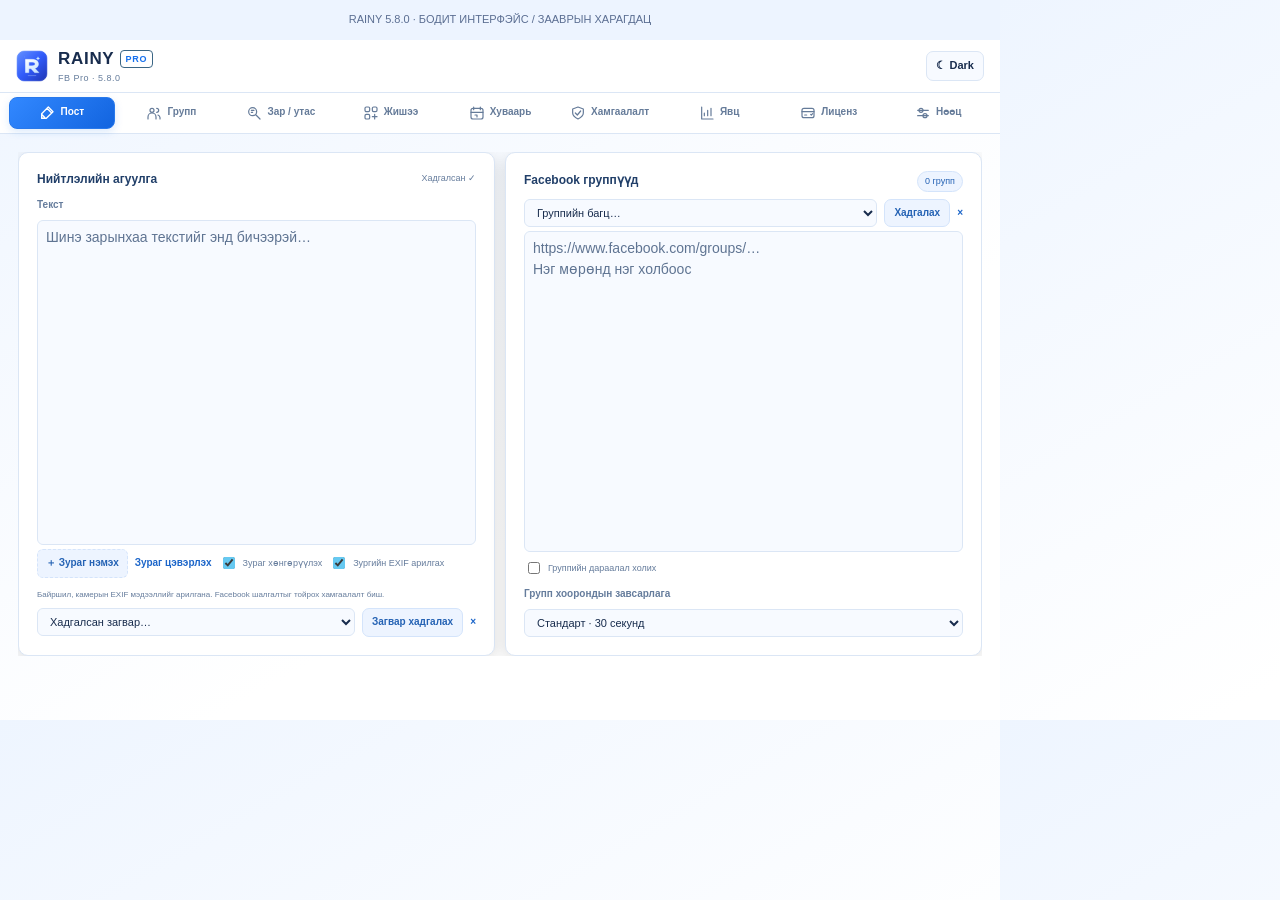
<file: public/guide/index.html>
<!doctype html>
<html lang="mn" data-theme="light" class="fullpage"><head><meta charset="utf-8"><meta name="viewport" content="width=device-width,initial-scale=1"><title>RAINY Pro — Compact Workspace</title><link rel="stylesheet" href="popup.febbbdc539c1.css"><style>html{width:1000px!important;height:720px!important;overflow:hidden}body{display:block!important;width:1000px!important;height:720px!important;max-width:1000px;margin:0;min-width:0}main{height:540px!important}.health,.runbar,footer{display:none!important}body:before{content:"RAINY 5.8.0 · БОДИТ ИНТЕРФЭЙС / ЗААВРЫН ХАРАГДАЦ";display:block;padding:12px;text-align:center;color:#5b6e92;font-size:11px;background:#edf4ff}</style></head><body>
<header><div class="brand"><img src="icon48.png" alt="RAINY"><div><strong>RAINY <span>PRO</span></strong><small>FB Pro · 5.8.0</small></div></div><div class="header-tools"><button id="themeToggle" class="theme-toggle" type="button" aria-label="Dark горимд шилжих">☾ Dark</button><button id="openPanel" class="icon-button" title="Хажуугийн самбар" hidden="hidden">↗</button></div></header>
<div class="health"><span class="dot"></span><span id="licenseBadge">Trial шалгаж байна…</span><strong id="licenseDeadline" class="license-deadline">Дуусах огноог шалгаж байна…</strong><span id="licenseCountdown" class="countdown"></span><button id="refreshLicense" class="text-button">Шалгах ↻</button></div>
<nav><button data-view="compose" class="active"><svg viewBox="0 0 24 24" fill="none" stroke="currentColor" stroke-width="1.8" stroke-linecap="round" stroke-linejoin="round" aria-hidden="true"><path d="M14 3l7 7-10 10H4v-7L14 3zM12 5l7 7M4 20l5-1-4-4"/></svg><span>Пост</span></button><button data-view="groupfinder"><svg viewBox="0 0 24 24" fill="none" stroke="currentColor" stroke-width="1.8" stroke-linecap="round" stroke-linejoin="round" aria-hidden="true"><circle cx="9" cy="8" r="3"/><path d="M3 21v-3a6 6 0 0112 0v3M16 5a3 3 0 010 6M18 15a5 5 0 013 4v2"/></svg><span>Групп</span></button><button data-view="leads"><svg viewBox="0 0 24 24" fill="none" stroke="currentColor" stroke-width="1.8" stroke-linecap="round" stroke-linejoin="round" aria-hidden="true"><circle cx="10" cy="10" r="6"/><path d="M15 15l6 6M8 8h4M8 11h2"/></svg><span>Зар / утас</span></button><button data-view="examples"><svg viewBox="0 0 24 24" fill="none" stroke="currentColor" stroke-width="1.8" stroke-linecap="round" stroke-linejoin="round" aria-hidden="true"><rect x="3" y="3" width="7" height="7" rx="2"/><rect x="14" y="3" width="7" height="7" rx="2"/><rect x="3" y="14" width="7" height="7" rx="2"/><path d="M17.5 14v7M14 17.5h7"/></svg><span>Жишээ</span></button><button data-view="schedule"><svg viewBox="0 0 24 24" fill="none" stroke="currentColor" stroke-width="1.8" stroke-linecap="round" stroke-linejoin="round" aria-hidden="true"><rect x="3" y="5" width="18" height="16" rx="3"/><path d="M7 3v4M17 3v4M3 11h18M9 15h3v3"/></svg><span>Хуваарь</span></button><button data-view="protection"><svg viewBox="0 0 24 24" fill="none" stroke="currentColor" stroke-width="1.8" stroke-linecap="round" stroke-linejoin="round" aria-hidden="true"><path d="M12 3l8 3v6c0 5-8 9-8 9s-8-4-8-9V6l8-3zM8 12l3 3 5-6"/></svg><span>Хамгаалалт</span></button><button data-view="report"><svg viewBox="0 0 24 24" fill="none" stroke="currentColor" stroke-width="1.8" stroke-linecap="round" stroke-linejoin="round" aria-hidden="true"><path d="M4 3v18h17M8 16v-4M13 16V8M18 16V5"/></svg><span>Явц</span></button><button data-view="billing"><svg viewBox="0 0 24 24" fill="none" stroke="currentColor" stroke-width="1.8" stroke-linecap="round" stroke-linejoin="round" aria-hidden="true"><rect x="3" y="5" width="18" height="14" rx="3"/><path d="M3 10h18M7 15h3M16 14l1 1 2-2"/></svg><span>Лиценз</span></button><button data-view="settings"><svg viewBox="0 0 24 24" fill="none" stroke="currentColor" stroke-width="1.8" stroke-linecap="round" stroke-linejoin="round" aria-hidden="true"><path d="M4 8h16M4 16h16"/><circle cx="9" cy="8" r="3"/><circle cx="15" cy="16" r="3"/></svg><span>Нөөц</span></button></nav><main><section id="compose" class="view active two-column"><div class="card stretch"><div class="section-title"><h2>Нийтлэлийн агуулга</h2><span id="draftState" class="muted">Хадгална</span></div><label for="description">Текст</label><textarea id="description" rows="5" placeholder="Шинэ зарынхаа текстийг энд бичээрэй…"></textarea><div class="row"><label class="upload" for="images">＋ Зураг нэмэх<input id="images" type="file" accept="image/jpeg,image/png,image/webp" multiple hidden></label><button id="clearImages" class="text-button">Зураг цэвэрлэх</button><label class="check"><input id="optimizeImages" type="checkbox" checked>Зураг хөнгөрүүлэх</label><label class="check"><input id="stripMetadata" type="checkbox" checked>Зургийн EXIF арилгах</label></div><div id="previews" class="previews"></div><p class="hint">Байршил, камерын EXIF мэдээллийг арилгана. Facebook шалгалтыг тойрох хамгаалалт биш.</p><div class="row"><select id="templateSelect" aria-label="Хадгалсан загвар"><option value="">Хадгалсан загвар…</option></select><button id="saveTemplate" class="secondary">Загвар хадгалах</button><button id="deleteTemplate" class="text-button" title="Загвар устгах">×</button></div></div>
<div class="card stretch"><div class="section-title"><h2>Facebook группүүд</h2><span id="groupCount" class="pill">0 групп</span></div><div class="row"><select id="groupPreset" aria-label="Группийн багц"><option value="">Группийн багц…</option></select><button id="savePreset" class="secondary">Хадгалах</button><button id="deletePreset" class="text-button" title="Багц устгах">×</button></div><textarea id="groups" rows="7" placeholder="https://www.facebook.com/groups/…
Нэг мөрөнд нэг холбоос"></textarea><label class="check"><input type="checkbox" id="shuffleGroups">Группийн дараалал холих</label><label for="delay">Групп хоорондын завсарлага</label><select id="delay"><option value="1.5">Маш хурдан · 1.5 секунд</option><option value="5">Хурдан · 5 секунд</option><option value="30" selected>Стандарт · 30 секунд</option><option value="60">Завсартай · 1 минут</option><option value="120">2 минут</option><option value="300">5 минут</option></select></div>
</section>
<section id="schedule" class="view"><div class="card"><label for="scheduleType">Хуваарийн төрөл</label><select id="scheduleType"><option value="repeat">Тогтмол давтамжтай</option><option value="once">Нэг удаа</option></select><div id="intervalWrap"><label for="interval">Давтамж</label><div class="interval-grid" id="intervalCards"><button data-min="20">20 минут</button><button data-min="30">30 минут</button><button data-min="60" class="selected">1 цаг</button><button data-min="120">2 цаг</button></div><select id="interval"><option value="20">20 минут тутам</option><option value="30">30 минут тутам</option><option value="60" selected>1 цаг тутам</option><option value="120">2 цаг тутам</option><option value="240">4 цаг тутам</option><option value="360">6 цаг тутам</option><option value="720">12 цаг тутам</option><option value="1440">Өдөр бүр</option></select></div><div id="onceWrap" hidden><label for="dateTime">Огноо, цаг · Улаанбаатар</label><input id="dateTime" type="datetime-local"></div><label>Ажиллах цаг · Asia/Ulaanbaatar</label><div class="row"><input id="activeStart" type="time" value="09:00" aria-label="Эхлэх цаг"><span>—</span><input id="activeEnd" type="time" value="22:00" aria-label="Дуусах цаг"></div><p class="hint">Ижил эхлэх/дуусах цаг = 24 цаг. Шөнө дамнасан хуваарь дэмжинэ.</p><div class="actions"><button id="saveSchedule" class="primary">Хуваарь идэвхжүүлэх</button><button id="cancelSchedule" class="secondary">Цуцлах</button></div></div><div class="notice" id="scheduleStatus">Идэвхтэй хуваарь алга.</div><div class="card"><h2>Давхар постоос хамгаална</h2><p class="hint">Тодорхойгүй эсвэл админы хяналт хүлээж буй постыг давтахгүй. Баталгаажсан постыг зөвхөн сонгосон давтамж өнгөрсний дараа дахин нийтэлнэ. Компьютер унтарсан хугацааны ээлжүүдийг бөөнөөр нөхөхгүй.</p></div></section>
<section id="leads" class="view"><div class="card"><label for="leadKeyword">Түлхүүр үг эсвэл Facebook холбоос</label><input id="leadKeyword" placeholder="Жишээ: зөөврийн компьютер"><label for="searchDepth">Хайлтын гүн</label><select id="searchDepth"><option value="8">Хурдан · 8 удаа гүйлгэх</option><option value="16" selected>Стандарт · 16 удаа гүйлгэх</option><option value="32">Гүн хайлт · 32 удаа гүйлгэх</option></select><div class="actions"><button id="scrapeLeads" class="primary">Зар хайх →</button><button id="scrapeCurrent" class="secondary">Нээлттэй хуудас</button></div><p class="hint">Хайлтын үр дүн өмнөхтэй нэгтгэгдэнэ. Эх холбоосгүй мөрийг “Текстээс” гэж тэмдэглэнэ.</p><div class="row"><span id="leadCount" class="pill">0 зар</span><button id="exportLeads" class="text-button">Excel CSV ↓</button><button id="clearLeads" class="text-button">Цэвэрлэх</button><button id="stopScrape" class="text-button">Зогсоох</button><button id="copyPhones" class="text-button">Дугаар хуулах</button></div></div><div class="row filters"><label class="check"><input type="checkbox" id="phoneOnly">Утастай нь</label><label class="check"><input type="checkbox" id="newestFirst" checked>Шинэ нь эхэнд</label><input id="leadFilter" placeholder="Үг, утас, үнээр шүүх…"></div><div id="leadResults" class="lead-results"></div></section>
<section id="billing" class="view"><div class="license-detail"><div><span>Эрхийн төлөв</span><strong id="licenseDetailState">Шалгаж байна</strong></div><div><span>Дуусах огноо · Улаанбаатар</span><strong id="licenseDetailExpiry">—</strong></div><div><span>Үлдсэн хугацаа</span><strong id="licenseDetailRemaining">—</strong></div></div><p class="billing-intro">1. Багцаа сонго → 2. Шинэ цонхонд төл → 3. Админ эрх идэвхжүүлнэ</p><div class="plans"><button data-plan="30" class="plan"><span>30 хоног</span><strong>49,900 <small>₮</small></strong><em>Төлбөр нээх ↗</em></button><button data-plan="90" class="plan featured"><b>3 САР</b><span>90 хоног</span><strong>99,000 <small>₮</small></strong><em>Төлбөр нээх ↗</em></button><button data-plan="365" class="plan"><span>1 жил</span><strong>299,000 <small>₮</small></strong><em>Төлбөр нээх ↗</em></button></div><div id="orderStatus" class="notice">Төлбөрийн багцаа сонгоно уу.</div><div class="actions"><button id="openCheckout" class="primary" hidden>QPay / Wire төлбөр нээх ↗</button><button id="newOrder" class="secondary">Шинэ нэхэмжлэл</button><button id="checkOrder" class="secondary">Төлбөр, эрх шалгах</button></div><a class="support" href="https://t.me/boroobro" target="_blank" rel="noopener">Telegram тусламж ↗</a><div class="row key-row"><input id="licenseKey" placeholder="Админаас авсан лицензийн түлхүүр"><button id="activateLicense" class="primary">Идэвхжүүлэх</button></div></section><section id="report" class="view two-column"><div class="card stretch"><div class="section-title"><h2>Нийтлэлийн явц</h2><span id="queueState" class="pill">Бэлэн</span></div><div id="queueSummary" class="stats"></div><div id="queueItems" class="results"><p class="hint">Таны нийтлэлийн явц энд харагдана.</p></div><button id="exportReport" class="text-button">Тайлан татах ↓</button></div>
<div class="card stretch"><h2>Ажиллагааны лог</h2><div id="logs" class="logs"></div><div class="row"><button id="retryFailed" class="secondary">Илгээгээгүй алдааг давтах</button><button id="clearLogs" class="text-button">Лог цэвэрлэх</button></div></div></section><section id="groupfinder" class="view"><h2>Facebook групп хайх</h2><div class="row"><input id="groupKeyword" placeholder="Жишээ: компьютер худалдаа"><button id="findGroups" class="secondary">Хайх</button></div><button id="joinedGroups" class="text-button">Миний нэгдсэн группүүд</button><label class="check"><input id="autoJoinGroups" type="checkbox">Хайлтаар олсон группт нэгдэх (нэг удаад 8 хүртэл)</label><div id="groupResults" class="results"></div><button id="selectAllGroups" class="secondary">Бүгдийг сонгох / болих</button><button id="addGroups" class="secondary">Сонгосон групп нэмэх</button></section><section id="settings" class="view two-column"><div class="card stretch"><h2>Төхөөрөмж &amp; тусламж</h2><p class="hint">Админд илгээх төхөөрөмжийн код</p><p id="deviceId" class="device"></p><button id="copyDevice" class="secondary">Код хуулах</button><p class="hint">Бүртгэлийн тохиргоог үйлчилгээний эзэмшигч хариуцна. Та өргөтгөлөө нээгээд ашиглана.</p><a class="support" href="https://t.me/boroobro" target="_blank" rel="noopener">Админтай холбогдох ↗</a><button id="selfCheck" class="secondary">Facebook холболт шалгах</button><div id="selfCheckResult" class="notice">Одоогоор шалгаагүй.</div></div><div class="card stretch"><h2>Хадгалалт &amp; тусламж</h2><p class="hint">Загвар, группийн багц, draft болон хуваариа нөөцөлнө. Нууц token, license secret экспортод орохгүй.</p><button id="backupConfig" class="secondary">Тохиргоо нөөцлөх ↓</button><label class="upload" for="restoreConfig">Нөөц сэргээх<input type="file" id="restoreConfig" accept="application/json" hidden></label><a class="support" href="https://t.me/boroobro" target="_blank" rel="noopener">Telegram тусламж ↗</a></div></section><section id="examples" class="view two-column"><div class="card stretch"><h2>Бэлэн жишээнүүд</h2><div id="exampleList" class="example-grid"></div><p class="hint">Жишээ дарж постын текстэд оруулна. {Сайн уу|Сайн байна уу} хэлбэрийн Spintax дэмжинэ.</p></div><div class="card stretch"><h2>Текст угсрах туслах</h2><div class="field-grid"><label>Гарчиг<input id="helperTitle" placeholder="Байр зарна"></label><label>Үнэ<input id="helperPrice" placeholder="250 сая ₮"></label><label>Утас<input id="helperPhone" placeholder="99112233"></label><label>Байршил<input id="helperDistrict" placeholder="Хан-Уул"></label><label>Өрөө / хэмжээ<input id="helperRooms" placeholder="2 өрөө · 50 м²"></label><label>Онцлог<input id="helperFeature" placeholder="Нүүж ороход бэлэн"></label></div><button id="generateCopy" class="primary">Мэдээллээр текст угсрах →</button><p class="hint">API шаардлагагүй. Таны өгсөн мэдээллийг ашиглан текст бэлдэнэ.</p></div></section><section id="protection" class="view two-column"><div class="card stretch"><h2>Ажиллагааны хамгаалалт</h2><p class="hint">Хязгаарлалт, checkpoint илэрвэл зогсооно. Facebook block-оос бүрэн хамгаална гэсэн баталгаа биш.</p><label>Өдөрт илгээх дээд оролдлого<input id="dailyLimit" type="number" min="1" max="100" value="30"></label><div class="field-grid"><label>Хэдэн групп тутам амрах<input id="breakEvery" type="number" min="1" max="30" value="10"></label><label>Амрах минут<input id="breakMinutes" type="number" min="1" max="60" value="5"></label></div><button id="saveProtection" class="primary">Тохиргоо хадгалах</button></div><div class="card stretch"><h2>Идэвхтэй хамгаалалтууд</h2><ul class="checks"><li>Давхар queue болон нэг товчийг давтан илгээхийг хаана.</li><li>Баталгаажаагүй постыг автоматаар давтахгүй.</li><li>3 дараалсан алдаатай төлөвт queue-г түр зогсооно.</li><li>Өдөрт илгээх хязгаар болон группийн амралт.</li><li>Текст, зураг бэлэн болмогц дараагийн алхамд орно.</li></ul><div id="dailyStats" class="notice">Өнөөдрийн илгээлт: 0</div></div></section></main><div class="runbar"><div class="runstate"><strong id="globalState">Бэлэн</strong><small id="globalProgress">24 цаг үнэгүй туршаарай</small></div><button id="start" class="primary">Нийтлэлт эхлүүлэх →</button><button id="stop" class="danger">Зогсоох</button><button id="resume" class="secondary" hidden>Үргэлжлүүлэх</button><button id="openFull" class="secondary">Том цонх ↗</button></div>
<div id="toast" role="status" hidden></div><footer><span>RAINY PRO</span><span>Тодорхой төлөв. Бодит тайлан.</span></footer><script>document.querySelectorAll('[data-view]').forEach(b=>b.onclick=()=>{document.querySelectorAll('.view').forEach(s=>s.classList.toggle('active',s.id===b.dataset.view));document.querySelectorAll('[data-view]').forEach(x=>x.classList.toggle('active',x===b));});document.querySelector('#draftState').textContent='Хадгалсан ✓';</script></body></html>
</file>
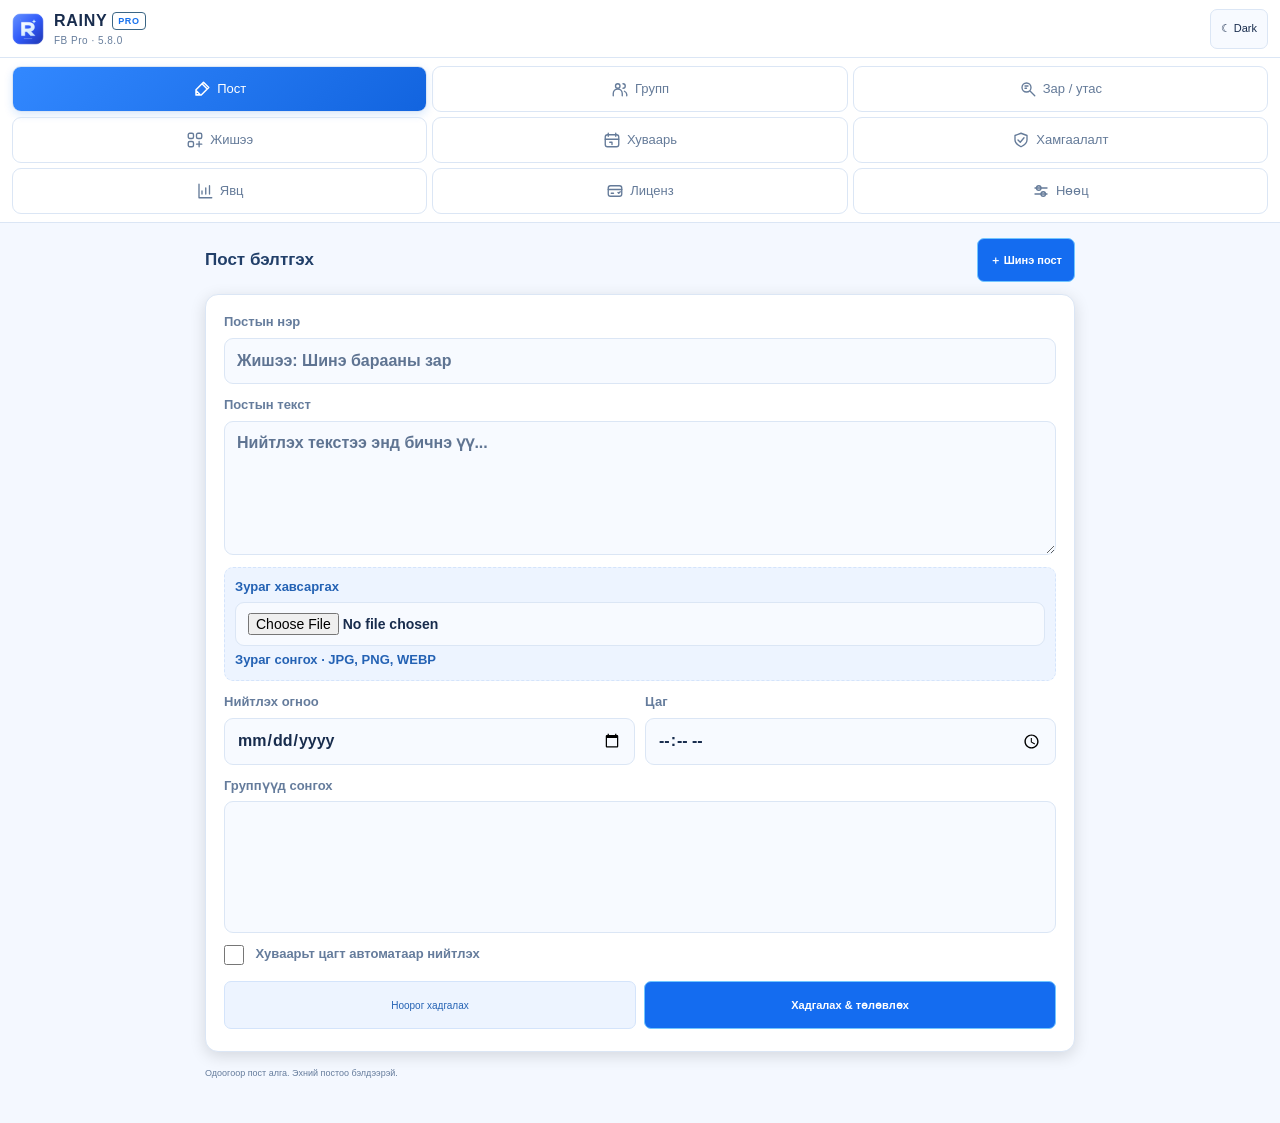
<file: public/mobile/index.html>
<!doctype html>
<html lang="mn" data-theme="light" class="fullpage"><head><meta charset="utf-8"><meta name="viewport" content="width=device-width,initial-scale=1,viewport-fit=cover"><meta name="theme-color" content="#f4f7fc"><meta name="description" content="RAINY Workspace — утас, компьютерээс постоо бэлдэж төлөвлө."><link rel="manifest" href="manifest.webmanifest"><link rel="icon" href="../icon.svg"><link rel="stylesheet" href="../preview/popup.febbbdc539c1.css"><link rel="stylesheet" href="../preview/preview.95331cb2431d.css"><link rel="stylesheet" href="style.css"><title>RAINY Mobile Workspace</title></head>
<body><header><div class="brand"><img src="../preview/icon48.png" alt="RAINY"><div><strong>RAINY <span>PRO</span></strong><small>FB Pro · 5.8.0</small></div></div><div class="header-tools"><button id="themeToggle" class="theme-toggle" type="button" aria-label="Dark горимд шилжих">☾ Dark</button><button id="installBtn" class="secondary" hidden>Суулгах</button></div></header><nav class="tabs" aria-label="Үндсэн цэс"><button type="button" class="tab active" data-tab="posts" aria-controls="posts" aria-pressed="true"><svg viewBox="0 0 24 24" fill="none" stroke="currentColor" stroke-width="1.8" stroke-linecap="round" stroke-linejoin="round" aria-hidden="true"><path d="M14 3l7 7-10 10H4v-7L14 3zM12 5l7 7M4 20l5-1-4-4"/></svg><span>Пост</span></button><button type="button" class="tab" data-tab="groups" aria-controls="groups" aria-pressed="false"><svg viewBox="0 0 24 24" fill="none" stroke="currentColor" stroke-width="1.8" stroke-linecap="round" stroke-linejoin="round" aria-hidden="true"><circle cx="9" cy="8" r="3"/><path d="M3 21v-3a6 6 0 0112 0v3M16 5a3 3 0 010 6M18 15a5 5 0 013 4v2"/></svg><span>Групп</span></button><button type="button" class="tab" data-tab="leads" aria-controls="leads" aria-pressed="false"><svg viewBox="0 0 24 24" fill="none" stroke="currentColor" stroke-width="1.8" stroke-linecap="round" stroke-linejoin="round" aria-hidden="true"><circle cx="10" cy="10" r="6"/><path d="M15 15l6 6M8 8h4M8 11h2"/></svg><span>Зар / утас</span></button><button type="button" class="tab" data-tab="templates" aria-controls="templates" aria-pressed="false"><svg viewBox="0 0 24 24" fill="none" stroke="currentColor" stroke-width="1.8" stroke-linecap="round" stroke-linejoin="round" aria-hidden="true"><rect x="3" y="3" width="7" height="7" rx="2"/><rect x="14" y="3" width="7" height="7" rx="2"/><rect x="3" y="14" width="7" height="7" rx="2"/><path d="M17.5 14v7M14 17.5h7"/></svg><span>Жишээ</span></button><button type="button" class="tab" data-tab="schedule" aria-controls="schedule" aria-pressed="false"><svg viewBox="0 0 24 24" fill="none" stroke="currentColor" stroke-width="1.8" stroke-linecap="round" stroke-linejoin="round" aria-hidden="true"><rect x="3" y="5" width="18" height="16" rx="3"/><path d="M7 3v4M17 3v4M3 11h18M9 15h3v3"/></svg><span>Хуваарь</span></button><button type="button" class="tab" data-tab="protection" aria-controls="protection" aria-pressed="false"><svg viewBox="0 0 24 24" fill="none" stroke="currentColor" stroke-width="1.8" stroke-linecap="round" stroke-linejoin="round" aria-hidden="true"><path d="M12 3l8 3v6c0 5-8 9-8 9s-8-4-8-9V6l8-3zM8 12l3 3 5-6"/></svg><span>Хамгаалалт</span></button><button type="button" class="tab" data-tab="report" aria-controls="report" aria-pressed="false"><svg viewBox="0 0 24 24" fill="none" stroke="currentColor" stroke-width="1.8" stroke-linecap="round" stroke-linejoin="round" aria-hidden="true"><path d="M4 3v18h17M8 16v-4M13 16V8M18 16V5"/></svg><span>Явц</span></button><button type="button" class="tab" data-tab="billing" aria-controls="billing" aria-pressed="false"><svg viewBox="0 0 24 24" fill="none" stroke="currentColor" stroke-width="1.8" stroke-linecap="round" stroke-linejoin="round" aria-hidden="true"><rect x="3" y="5" width="18" height="14" rx="3"/><path d="M3 10h18M7 15h3M16 14l1 1 2-2"/></svg><span>Лиценз</span></button><button type="button" class="tab" data-tab="settings" aria-controls="settings" aria-pressed="false"><svg viewBox="0 0 24 24" fill="none" stroke="currentColor" stroke-width="1.8" stroke-linecap="round" stroke-linejoin="round" aria-hidden="true"><path d="M4 8h16M4 16h16"/><circle cx="9" cy="8" r="3"/><circle cx="15" cy="16" r="3"/></svg><span>Нөөц</span></button></nav>
<main>
<section id="posts" class="panel active"><div class="section-head"><div><h2 id="postFormTitle" tabindex="-1">Пост бэлтгэх</h2></div><button id="newPost" class="primary">＋ Шинэ пост</button></div><form id="postForm" class="card surface"><label>Постын нэр<input id="postTitle" placeholder="Жишээ: Шинэ барааны зар"></label><label>Постын текст<textarea id="postText" rows="5" placeholder="Нийтлэх текстээ энд бичнэ үү..."></textarea></label><label class="upload">Зураг хавсаргах<input id="postImage" type="file" accept="image/*"><span id="imageName">Зураг сонгох · JPG, PNG, WEBP</span></label><button type="button" id="removeImage" class="secondary" hidden>Зураг салгах</button><div class="form-row"><label>Нийтлэх огноо<input id="postDate" type="date"></label><label>Цаг<input id="postTime" type="time"></label></div><label>Группүүд сонгох<select id="postGroup" multiple size="4"></select></label><label><input id="autoPublish" type="checkbox"> Хуваарьт цагт автоматаар нийтлэх</label><div class="actions"><button type="button" id="saveDraft" class="secondary">Ноорог хадгалах</button><button type="submit" id="saveSchedule" class="primary">Хадгалах &amp; төлөвлөх</button></div></form><div id="postList" class="cards"></div></section>
<section id="groups" class="panel" hidden><div class="section-head"><div><h2>Миний группүүд</h2></div></div><form id="groupForm" class="card surface inline-form"><label>Группын нэр<input id="groupName" required placeholder="Facebook группын нэр"></label><label>Группын холбоос<input id="groupUrl" type="url" placeholder="https://facebook.com/groups/..."></label><button class="primary" type="submit">＋ Нэмэх</button></form><div id="groupList" class="cards"></div></section>
<section id="schedule" class="panel" hidden><div class="section-head"><div><h2>Нийтлэх хуваарь</h2></div><button id="notifyBtn" class="secondary">Сануулга нээх</button></div><p class="hint">Төлөвлөсөн постууд энэ төхөөрөмжид хадгалагдана. Автомат нийтлэлтэд RAINY өргөтгөл идэвхтэй, энэ Workspace дэлгэц нээлттэй байх ёстой. Цагаасаа 5 минут хоцорсон постыг автоматаар эхлүүлэхгүй.</p><div id="scheduleList" class="cards"></div></section>
<section id="templates" class="panel" hidden><div class="section-head"><div><h2>Постын загвар</h2></div></div><p class="hint">Хадгалсан постоо дахин ашиглахын тулд загвар болгоно.</p><div id="templateList" class="cards"></div></section>
<section id="leads" class="panel" hidden><div class="card"><h2>Зар / утас</h2><p>Зар болон утасны дугаар хайх үйлдлийг компьютерын Chrome өргөтгөлөөр ашиглана.</p><a href="../guide/">Зурагт заавар ↗</a></div></section>
<section id="protection" class="panel" hidden><div class="card"><h2>Хамгаалалт</h2><p>Пост, зураг, группын мэдээлэл энэ төхөөрөмжид хадгалагдана. Дэмжигдсэн апп эсвэл Safari өргөтгөлөөр Facebook группийг нээгээд тухайн группт нийтлэхээ баталгаажуулна.</p></div></section>
<section id="report" class="panel" hidden><div class="card"><h2>Явц</h2><dl class="stats"><div><dt>Хадгалсан пост</dt><dd id="postCount">0</dd></div><div><dt>Групп</dt><dd id="groupCount">0</dd></div><div><dt>Төлөвлөсөн</dt><dd id="scheduledCount">0</dd></div></dl></div></section>
<section id="billing" class="panel" hidden><div class="card"><h2>Лиценз</h2><p>Лицензийн төлөвийг компьютерын Chrome өргөтгөлөөс шалгана.</p><a href="../#pricing">Үнийн санал ↗</a></div></section>
<section id="settings" class="panel" hidden><div class="card"><h2>Нөөц</h2><p>Энэ төхөөрөмжийн пост, групп, загвараа файл болгон хадгалж, сэргээнэ.</p><div class="utility"><button id="exportBtn" class="secondary">CSV экспорт</button><button id="backupBtn" class="secondary">Өгөгдөл нөөцлөх</button><label class="secondary import">Нөөц сэргээх<input id="importFile" type="file" accept="application/json"></label></div></div></section>
<footer>RAINY WORKSPACE · Өгөгдөл энэ төхөөрөмжид хадгалагдана <span id="connection">Офлайн ашиглах боломжтой</span></footer></main><div id="toast" role="status"></div><script src="app.js" defer></script></body></html>
</file>
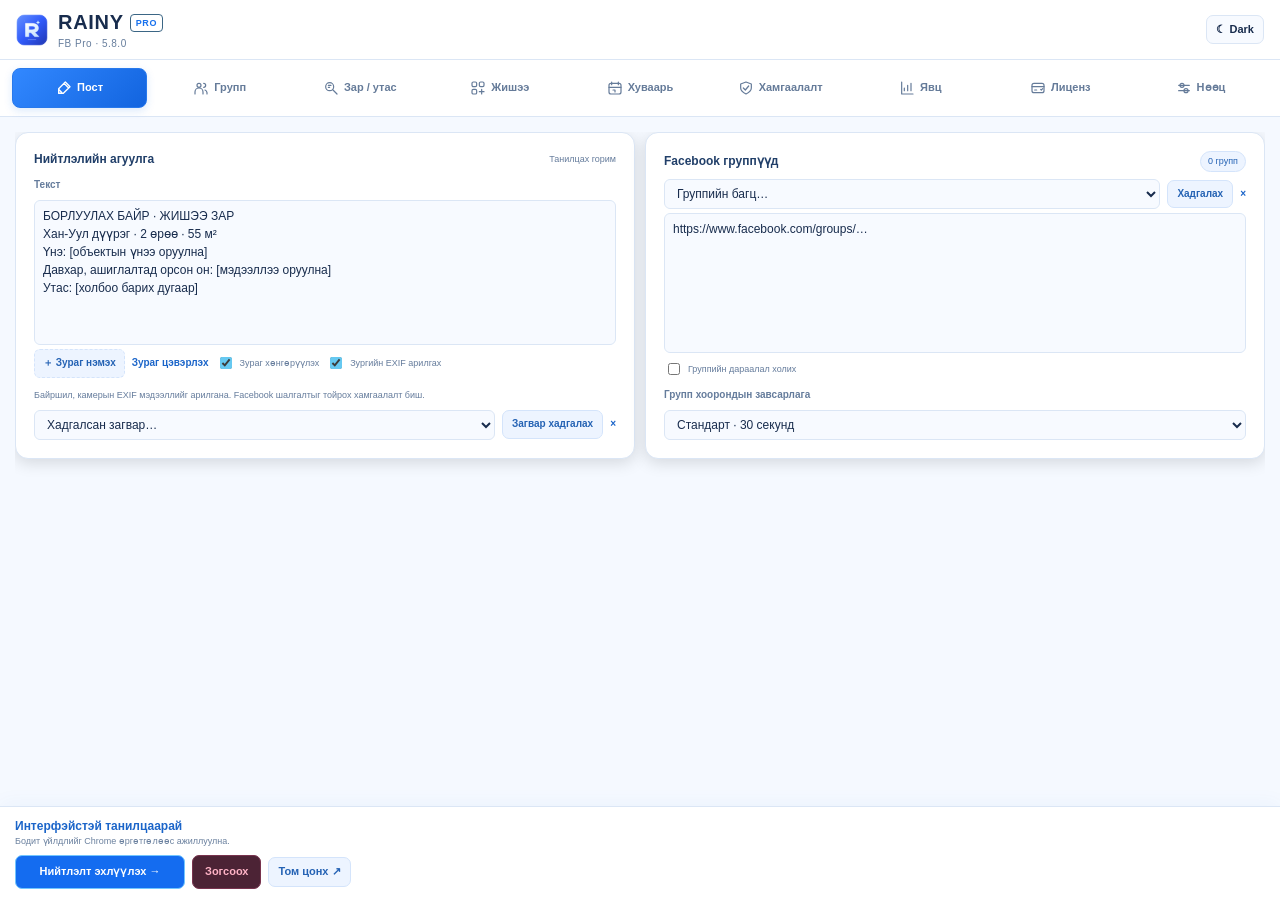
<file: public/preview/index.html>
<!doctype html>
<html lang="mn" data-theme="light" class="fullpage"><head><meta charset="utf-8"><meta name="viewport" content="width=device-width,initial-scale=1"><title>RAINY Pro — Compact Workspace</title><link rel="stylesheet" href="popup.febbbdc539c1.css"><link rel="stylesheet" href="preview.95331cb2431d.css"></head><body>
<header><div class="brand"><img src="icon48.png" alt="RAINY"><div><strong>RAINY <span>PRO</span></strong><small>FB Pro · 5.8.0</small></div></div><div class="header-tools"><button id="themeToggle" class="theme-toggle" type="button" aria-label="Dark горимд шилжих">☾ Dark</button><button id="openPanel" class="icon-button" title="Хажуугийн самбар" hidden="hidden">↗</button></div></header>
<div class="health"><span class="dot"></span><span id="licenseBadge">Trial шалгаж байна…</span><strong id="licenseDeadline" class="license-deadline">Дуусах огноог шалгаж байна…</strong><span id="licenseCountdown" class="countdown"></span><button id="refreshLicense" class="text-button">Шалгах ↻</button></div>
<nav><button data-view="compose" class="active"><svg viewBox="0 0 24 24" fill="none" stroke="currentColor" stroke-width="1.8" stroke-linecap="round" stroke-linejoin="round" aria-hidden="true"><path d="M14 3l7 7-10 10H4v-7L14 3zM12 5l7 7M4 20l5-1-4-4"/></svg><span>Пост</span></button><button data-view="groupfinder"><svg viewBox="0 0 24 24" fill="none" stroke="currentColor" stroke-width="1.8" stroke-linecap="round" stroke-linejoin="round" aria-hidden="true"><circle cx="9" cy="8" r="3"/><path d="M3 21v-3a6 6 0 0112 0v3M16 5a3 3 0 010 6M18 15a5 5 0 013 4v2"/></svg><span>Групп</span></button><button data-view="leads"><svg viewBox="0 0 24 24" fill="none" stroke="currentColor" stroke-width="1.8" stroke-linecap="round" stroke-linejoin="round" aria-hidden="true"><circle cx="10" cy="10" r="6"/><path d="M15 15l6 6M8 8h4M8 11h2"/></svg><span>Зар / утас</span></button><button data-view="examples"><svg viewBox="0 0 24 24" fill="none" stroke="currentColor" stroke-width="1.8" stroke-linecap="round" stroke-linejoin="round" aria-hidden="true"><rect x="3" y="3" width="7" height="7" rx="2"/><rect x="14" y="3" width="7" height="7" rx="2"/><rect x="3" y="14" width="7" height="7" rx="2"/><path d="M17.5 14v7M14 17.5h7"/></svg><span>Жишээ</span></button><button data-view="schedule"><svg viewBox="0 0 24 24" fill="none" stroke="currentColor" stroke-width="1.8" stroke-linecap="round" stroke-linejoin="round" aria-hidden="true"><rect x="3" y="5" width="18" height="16" rx="3"/><path d="M7 3v4M17 3v4M3 11h18M9 15h3v3"/></svg><span>Хуваарь</span></button><button data-view="protection"><svg viewBox="0 0 24 24" fill="none" stroke="currentColor" stroke-width="1.8" stroke-linecap="round" stroke-linejoin="round" aria-hidden="true"><path d="M12 3l8 3v6c0 5-8 9-8 9s-8-4-8-9V6l8-3zM8 12l3 3 5-6"/></svg><span>Хамгаалалт</span></button><button data-view="report"><svg viewBox="0 0 24 24" fill="none" stroke="currentColor" stroke-width="1.8" stroke-linecap="round" stroke-linejoin="round" aria-hidden="true"><path d="M4 3v18h17M8 16v-4M13 16V8M18 16V5"/></svg><span>Явц</span></button><button data-view="billing"><svg viewBox="0 0 24 24" fill="none" stroke="currentColor" stroke-width="1.8" stroke-linecap="round" stroke-linejoin="round" aria-hidden="true"><rect x="3" y="5" width="18" height="14" rx="3"/><path d="M3 10h18M7 15h3M16 14l1 1 2-2"/></svg><span>Лиценз</span></button><button data-view="settings"><svg viewBox="0 0 24 24" fill="none" stroke="currentColor" stroke-width="1.8" stroke-linecap="round" stroke-linejoin="round" aria-hidden="true"><path d="M4 8h16M4 16h16"/><circle cx="9" cy="8" r="3"/><circle cx="15" cy="16" r="3"/></svg><span>Нөөц</span></button></nav><main><section id="compose" class="view active two-column"><div class="card stretch"><div class="section-title"><h2>Нийтлэлийн агуулга</h2><span id="draftState" class="muted">Хадгална</span></div><label for="description">Текст</label><textarea id="description" rows="5" placeholder="Шинэ зарынхаа текстийг энд бичээрэй…"></textarea><div class="row"><label class="upload" for="images">＋ Зураг нэмэх<input id="images" type="file" accept="image/jpeg,image/png,image/webp" multiple hidden></label><button id="clearImages" class="text-button">Зураг цэвэрлэх</button><label class="check"><input id="optimizeImages" type="checkbox" checked>Зураг хөнгөрүүлэх</label><label class="check"><input id="stripMetadata" type="checkbox" checked>Зургийн EXIF арилгах</label></div><div id="previews" class="previews"></div><p class="hint">Байршил, камерын EXIF мэдээллийг арилгана. Facebook шалгалтыг тойрох хамгаалалт биш.</p><div class="row"><select id="templateSelect" aria-label="Хадгалсан загвар"><option value="">Хадгалсан загвар…</option></select><button id="saveTemplate" class="secondary">Загвар хадгалах</button><button id="deleteTemplate" class="text-button" title="Загвар устгах">×</button></div></div>
<div class="card stretch"><div class="section-title"><h2>Facebook группүүд</h2><span id="groupCount" class="pill">0 групп</span></div><div class="row"><select id="groupPreset" aria-label="Группийн багц"><option value="">Группийн багц…</option></select><button id="savePreset" class="secondary">Хадгалах</button><button id="deletePreset" class="text-button" title="Багц устгах">×</button></div><textarea id="groups" rows="7" placeholder="https://www.facebook.com/groups/…
Нэг мөрөнд нэг холбоос"></textarea><label class="check"><input type="checkbox" id="shuffleGroups">Группийн дараалал холих</label><label for="delay">Групп хоорондын завсарлага</label><select id="delay"><option value="1.5">Маш хурдан · 1.5 секунд</option><option value="5">Хурдан · 5 секунд</option><option value="30" selected>Стандарт · 30 секунд</option><option value="60">Завсартай · 1 минут</option><option value="120">2 минут</option><option value="300">5 минут</option></select></div>
</section>
<section id="schedule" class="view"><div class="card"><label for="scheduleType">Хуваарийн төрөл</label><select id="scheduleType"><option value="repeat">Тогтмол давтамжтай</option><option value="once">Нэг удаа</option></select><div id="intervalWrap"><label for="interval">Давтамж</label><div class="interval-grid" id="intervalCards"><button data-min="20">20 минут</button><button data-min="30">30 минут</button><button data-min="60" class="selected">1 цаг</button><button data-min="120">2 цаг</button></div><select id="interval"><option value="20">20 минут тутам</option><option value="30">30 минут тутам</option><option value="60" selected>1 цаг тутам</option><option value="120">2 цаг тутам</option><option value="240">4 цаг тутам</option><option value="360">6 цаг тутам</option><option value="720">12 цаг тутам</option><option value="1440">Өдөр бүр</option></select></div><div id="onceWrap" hidden><label for="dateTime">Огноо, цаг · Улаанбаатар</label><input id="dateTime" type="datetime-local"></div><label>Ажиллах цаг · Asia/Ulaanbaatar</label><div class="row"><input id="activeStart" type="time" value="09:00" aria-label="Эхлэх цаг"><span>—</span><input id="activeEnd" type="time" value="22:00" aria-label="Дуусах цаг"></div><p class="hint">Ижил эхлэх/дуусах цаг = 24 цаг. Шөнө дамнасан хуваарь дэмжинэ.</p><div class="actions"><button id="saveSchedule" class="primary">Хуваарь идэвхжүүлэх</button><button id="cancelSchedule" class="secondary">Цуцлах</button></div></div><div class="notice" id="scheduleStatus">Идэвхтэй хуваарь алга.</div><div class="card"><h2>Давхар постоос хамгаална</h2><p class="hint">Тодорхойгүй эсвэл админы хяналт хүлээж буй постыг давтахгүй. Баталгаажсан постыг зөвхөн сонгосон давтамж өнгөрсний дараа дахин нийтэлнэ. Компьютер унтарсан хугацааны ээлжүүдийг бөөнөөр нөхөхгүй.</p></div></section>
<section id="leads" class="view"><div class="card"><label for="leadKeyword">Түлхүүр үг эсвэл Facebook холбоос</label><input id="leadKeyword" placeholder="Жишээ: зөөврийн компьютер"><label for="searchDepth">Хайлтын гүн</label><select id="searchDepth"><option value="8">Хурдан · 8 удаа гүйлгэх</option><option value="16" selected>Стандарт · 16 удаа гүйлгэх</option><option value="32">Гүн хайлт · 32 удаа гүйлгэх</option></select><div class="actions"><button id="scrapeLeads" class="primary">Зар хайх →</button><button id="scrapeCurrent" class="secondary">Нээлттэй хуудас</button></div><p class="hint">Хайлтын үр дүн өмнөхтэй нэгтгэгдэнэ. Эх холбоосгүй мөрийг “Текстээс” гэж тэмдэглэнэ.</p><div class="row"><span id="leadCount" class="pill">0 зар</span><button id="exportLeads" class="text-button">Excel CSV ↓</button><button id="clearLeads" class="text-button">Цэвэрлэх</button><button id="stopScrape" class="text-button">Зогсоох</button><button id="copyPhones" class="text-button">Дугаар хуулах</button></div></div><div class="row filters"><label class="check"><input type="checkbox" id="phoneOnly">Утастай нь</label><label class="check"><input type="checkbox" id="newestFirst" checked>Шинэ нь эхэнд</label><input id="leadFilter" placeholder="Үг, утас, үнээр шүүх…"></div><div id="leadResults" class="lead-results"></div></section>
<section id="billing" class="view"><div class="license-detail"><div><span>Эрхийн төлөв</span><strong id="licenseDetailState">Шалгаж байна</strong></div><div><span>Дуусах огноо · Улаанбаатар</span><strong id="licenseDetailExpiry">—</strong></div><div><span>Үлдсэн хугацаа</span><strong id="licenseDetailRemaining">—</strong></div></div><p class="billing-intro">1. Багцаа сонго → 2. Шинэ цонхонд төл → 3. Админ эрх идэвхжүүлнэ</p><div class="plans"><button data-plan="30" class="plan"><span>30 хоног</span><strong>49,900 <small>₮</small></strong><em>Төлбөр нээх ↗</em></button><button data-plan="90" class="plan featured"><b>3 САР</b><span>90 хоног</span><strong>99,000 <small>₮</small></strong><em>Төлбөр нээх ↗</em></button><button data-plan="365" class="plan"><span>1 жил</span><strong>299,000 <small>₮</small></strong><em>Төлбөр нээх ↗</em></button></div><div id="orderStatus" class="notice">Төлбөрийн багцаа сонгоно уу.</div><div class="actions"><button id="openCheckout" class="primary" hidden>QPay / Wire төлбөр нээх ↗</button><button id="newOrder" class="secondary">Шинэ нэхэмжлэл</button><button id="checkOrder" class="secondary">Төлбөр, эрх шалгах</button></div><a class="support" href="https://t.me/boroobro" target="_blank" rel="noopener">Telegram тусламж ↗</a><div class="row key-row"><input id="licenseKey" placeholder="Админаас авсан лицензийн түлхүүр"><button id="activateLicense" class="primary">Идэвхжүүлэх</button></div></section><section id="report" class="view two-column"><div class="card stretch"><div class="section-title"><h2>Нийтлэлийн явц</h2><span id="queueState" class="pill">Бэлэн</span></div><div id="queueSummary" class="stats"></div><div id="queueItems" class="results"><p class="hint">Таны нийтлэлийн явц энд харагдана.</p></div><button id="exportReport" class="text-button">Тайлан татах ↓</button></div>
<div class="card stretch"><h2>Ажиллагааны лог</h2><div id="logs" class="logs"></div><div class="row"><button id="retryFailed" class="secondary">Илгээгээгүй алдааг давтах</button><button id="clearLogs" class="text-button">Лог цэвэрлэх</button></div></div></section><section id="groupfinder" class="view"><h2>Facebook групп хайх</h2><div class="row"><input id="groupKeyword" placeholder="Жишээ: компьютер худалдаа"><button id="findGroups" class="secondary">Хайх</button></div><button id="joinedGroups" class="text-button">Миний нэгдсэн группүүд</button><label class="check"><input id="autoJoinGroups" type="checkbox">Хайлтаар олсон группт нэгдэх (нэг удаад 8 хүртэл)</label><div id="groupResults" class="results"></div><button id="selectAllGroups" class="secondary">Бүгдийг сонгох / болих</button><button id="addGroups" class="secondary">Сонгосон групп нэмэх</button></section><section id="settings" class="view two-column"><div class="card stretch"><h2>Төхөөрөмж &amp; тусламж</h2><p class="hint">Админд илгээх төхөөрөмжийн код</p><p id="deviceId" class="device"></p><button id="copyDevice" class="secondary">Код хуулах</button><p class="hint">Бүртгэлийн тохиргоог үйлчилгээний эзэмшигч хариуцна. Та өргөтгөлөө нээгээд ашиглана.</p><a class="support" href="https://t.me/boroobro" target="_blank" rel="noopener">Админтай холбогдох ↗</a><button id="selfCheck" class="secondary">Facebook холболт шалгах</button><div id="selfCheckResult" class="notice">Одоогоор шалгаагүй.</div></div><div class="card stretch"><h2>Хадгалалт &amp; тусламж</h2><p class="hint">Загвар, группийн багц, draft болон хуваариа нөөцөлнө. Нууц token, license secret экспортод орохгүй.</p><button id="backupConfig" class="secondary">Тохиргоо нөөцлөх ↓</button><label class="upload" for="restoreConfig">Нөөц сэргээх<input type="file" id="restoreConfig" accept="application/json" hidden></label><a class="support" href="https://t.me/boroobro" target="_blank" rel="noopener">Telegram тусламж ↗</a></div></section><section id="examples" class="view two-column"><div class="card stretch"><h2>Бэлэн жишээнүүд</h2><div id="exampleList" class="example-grid"></div><p class="hint">Жишээ дарж постын текстэд оруулна. {Сайн уу|Сайн байна уу} хэлбэрийн Spintax дэмжинэ.</p></div><div class="card stretch"><h2>Текст угсрах туслах</h2><div class="field-grid"><label>Гарчиг<input id="helperTitle" placeholder="Байр зарна"></label><label>Үнэ<input id="helperPrice" placeholder="250 сая ₮"></label><label>Утас<input id="helperPhone" placeholder="99112233"></label><label>Байршил<input id="helperDistrict" placeholder="Хан-Уул"></label><label>Өрөө / хэмжээ<input id="helperRooms" placeholder="2 өрөө · 50 м²"></label><label>Онцлог<input id="helperFeature" placeholder="Нүүж ороход бэлэн"></label></div><button id="generateCopy" class="primary">Мэдээллээр текст угсрах →</button><p class="hint">API шаардлагагүй. Таны өгсөн мэдээллийг ашиглан текст бэлдэнэ.</p></div></section><section id="protection" class="view two-column"><div class="card stretch"><h2>Ажиллагааны хамгаалалт</h2><p class="hint">Хязгаарлалт, checkpoint илэрвэл зогсооно. Facebook block-оос бүрэн хамгаална гэсэн баталгаа биш.</p><label>Өдөрт илгээх дээд оролдлого<input id="dailyLimit" type="number" min="1" max="100" value="30"></label><div class="field-grid"><label>Хэдэн групп тутам амрах<input id="breakEvery" type="number" min="1" max="30" value="10"></label><label>Амрах минут<input id="breakMinutes" type="number" min="1" max="60" value="5"></label></div><button id="saveProtection" class="primary">Тохиргоо хадгалах</button></div><div class="card stretch"><h2>Идэвхтэй хамгаалалтууд</h2><ul class="checks"><li>Давхар queue болон нэг товчийг давтан илгээхийг хаана.</li><li>Баталгаажаагүй постыг автоматаар давтахгүй.</li><li>3 дараалсан алдаатай төлөвт queue-г түр зогсооно.</li><li>Өдөрт илгээх хязгаар болон группийн амралт.</li><li>Текст, зураг бэлэн болмогц дараагийн алхамд орно.</li></ul><div id="dailyStats" class="notice">Өнөөдрийн илгээлт: 0</div></div></section></main><div class="runbar"><div class="runstate"><strong id="globalState">Бэлэн</strong><small id="globalProgress">24 цаг үнэгүй туршаарай</small></div><button id="start" class="primary">Нийтлэлт эхлүүлэх →</button><button id="stop" class="danger">Зогсоох</button><button id="resume" class="secondary" hidden>Үргэлжлүүлэх</button><button id="openFull" class="secondary">Том цонх ↗</button></div>
<div id="toast" role="status" hidden></div><footer><span>RAINY PRO</span><span>Тодорхой төлөв. Бодит тайлан.</span></footer><script src="preview.219f3edbcb32.js"></script></body></html>
</file>
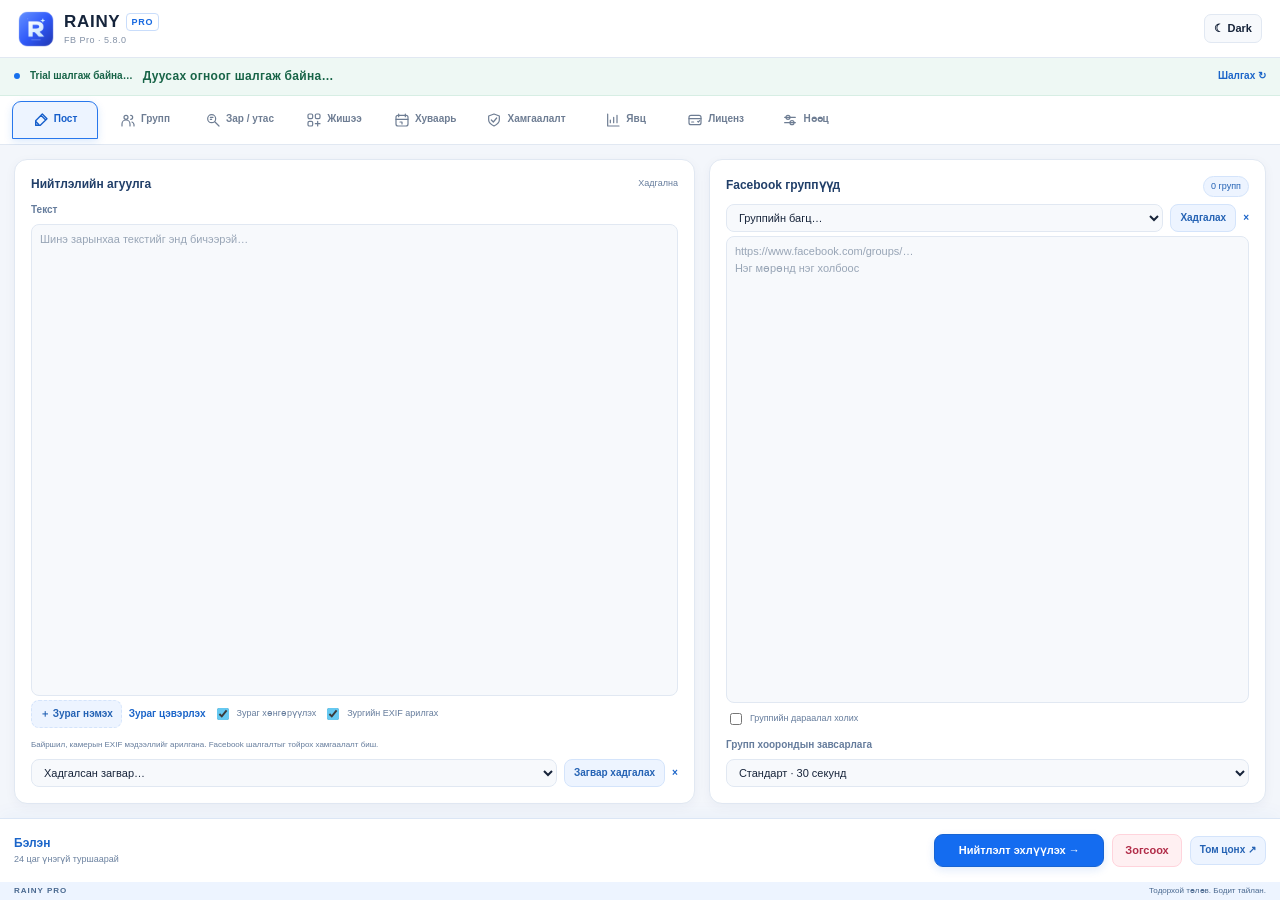
<file: extension/popup.html>
<!doctype html>
<html lang="mn"><head><meta charset="utf-8"><meta name="viewport" content="width=device-width,initial-scale=1"><script src="bootstrap.js"></script><script src="theme.js"></script><title>RAINY Pro — Workspace 5.8.0</title><link rel="stylesheet" href="popup.css"></head><body>
<header><div class="brand"><img src="icon48.png" alt="RAINY"><div><strong>RAINY <span>PRO</span></strong><small>FB Pro · 5.8.0</small></div></div><div class="header-tools"><button id="themeToggle" class="theme-toggle" type="button" aria-label="Dark горимд шилжих">☾ Dark</button><button id="openPanel" class="icon-button" title="Хажуугийн самбар" hidden="hidden">↗</button></div></header>
<div class="health"><span class="dot"></span><span id="licenseBadge">Trial шалгаж байна…</span><strong id="licenseDeadline" class="license-deadline">Дуусах огноог шалгаж байна…</strong><span id="licenseCountdown" class="countdown"></span><button id="refreshLicense" class="text-button">Шалгах ↻</button></div>
<nav><button data-view="compose" class="active"><svg viewBox="0 0 24 24" fill="none" stroke="currentColor" stroke-width="1.8" stroke-linecap="round" stroke-linejoin="round" aria-hidden="true"><path d="M14 3l7 7-10 10H4v-7L14 3zM12 5l7 7M4 20l5-1-4-4"/></svg><span>Пост</span></button><button data-view="groupfinder"><svg viewBox="0 0 24 24" fill="none" stroke="currentColor" stroke-width="1.8" stroke-linecap="round" stroke-linejoin="round" aria-hidden="true"><circle cx="9" cy="8" r="3"/><path d="M3 21v-3a6 6 0 0112 0v3M16 5a3 3 0 010 6M18 15a5 5 0 013 4v2"/></svg><span>Групп</span></button><button data-view="leads"><svg viewBox="0 0 24 24" fill="none" stroke="currentColor" stroke-width="1.8" stroke-linecap="round" stroke-linejoin="round" aria-hidden="true"><circle cx="10" cy="10" r="6"/><path d="M15 15l6 6M8 8h4M8 11h2"/></svg><span>Зар / утас</span></button><button data-view="examples"><svg viewBox="0 0 24 24" fill="none" stroke="currentColor" stroke-width="1.8" stroke-linecap="round" stroke-linejoin="round" aria-hidden="true"><rect x="3" y="3" width="7" height="7" rx="2"/><rect x="14" y="3" width="7" height="7" rx="2"/><rect x="3" y="14" width="7" height="7" rx="2"/><path d="M17.5 14v7M14 17.5h7"/></svg><span>Жишээ</span></button><button data-view="schedule"><svg viewBox="0 0 24 24" fill="none" stroke="currentColor" stroke-width="1.8" stroke-linecap="round" stroke-linejoin="round" aria-hidden="true"><rect x="3" y="5" width="18" height="16" rx="3"/><path d="M7 3v4M17 3v4M3 11h18M9 15h3v3"/></svg><span>Хуваарь</span></button><button data-view="protection"><svg viewBox="0 0 24 24" fill="none" stroke="currentColor" stroke-width="1.8" stroke-linecap="round" stroke-linejoin="round" aria-hidden="true"><path d="M12 3l8 3v6c0 5-8 9-8 9s-8-4-8-9V6l8-3zM8 12l3 3 5-6"/></svg><span>Хамгаалалт</span></button><button data-view="report"><svg viewBox="0 0 24 24" fill="none" stroke="currentColor" stroke-width="1.8" stroke-linecap="round" stroke-linejoin="round" aria-hidden="true"><path d="M4 3v18h17M8 16v-4M13 16V8M18 16V5"/></svg><span>Явц</span></button><button data-view="billing"><svg viewBox="0 0 24 24" fill="none" stroke="currentColor" stroke-width="1.8" stroke-linecap="round" stroke-linejoin="round" aria-hidden="true"><rect x="3" y="5" width="18" height="14" rx="3"/><path d="M3 10h18M7 15h3M16 14l1 1 2-2"/></svg><span>Лиценз</span></button><button data-view="settings"><svg viewBox="0 0 24 24" fill="none" stroke="currentColor" stroke-width="1.8" stroke-linecap="round" stroke-linejoin="round" aria-hidden="true"><path d="M4 8h16M4 16h16"/><circle cx="9" cy="8" r="3"/><circle cx="15" cy="16" r="3"/></svg><span>Нөөц</span></button></nav><main><section id="compose" class="view active two-column"><div class="card stretch"><div class="section-title"><h2>Нийтлэлийн агуулга</h2><span id="draftState" class="muted">Хадгална</span></div><label for="description">Текст</label><textarea id="description" rows="5" placeholder="Шинэ зарынхаа текстийг энд бичээрэй…"></textarea><div class="row"><label class="upload" for="images">＋ Зураг нэмэх<input id="images" type="file" accept="image/jpeg,image/png,image/webp" multiple hidden></label><button id="clearImages" class="text-button">Зураг цэвэрлэх</button><label class="check"><input id="optimizeImages" type="checkbox" checked>Зураг хөнгөрүүлэх</label><label class="check"><input id="stripMetadata" type="checkbox" checked>Зургийн EXIF арилгах</label></div><div id="previews" class="previews"></div><p class="hint">Байршил, камерын EXIF мэдээллийг арилгана. Facebook шалгалтыг тойрох хамгаалалт биш.</p><div class="row"><select id="templateSelect" aria-label="Хадгалсан загвар"><option value="">Хадгалсан загвар…</option></select><button id="saveTemplate" class="secondary">Загвар хадгалах</button><button id="deleteTemplate" class="text-button" title="Загвар устгах">×</button></div></div>
<div class="card stretch"><div class="section-title"><h2>Facebook группүүд</h2><span id="groupCount" class="pill">0 групп</span></div><div class="row"><select id="groupPreset" aria-label="Группийн багц"><option value="">Группийн багц…</option></select><button id="savePreset" class="secondary">Хадгалах</button><button id="deletePreset" class="text-button" title="Багц устгах">×</button></div><textarea id="groups" rows="7" placeholder="https://www.facebook.com/groups/…
Нэг мөрөнд нэг холбоос"></textarea><label class="check"><input type="checkbox" id="shuffleGroups">Группийн дараалал холих</label><label for="delay">Групп хоорондын завсарлага</label><select id="delay"><option value="1.5">Маш хурдан · 1.5 секунд</option><option value="5">Хурдан · 5 секунд</option><option value="30" selected>Стандарт · 30 секунд</option><option value="60">Завсартай · 1 минут</option><option value="120">2 минут</option><option value="300">5 минут</option></select></div>
</section>
<section id="schedule" class="view"><div class="card"><label for="scheduleType">Хуваарийн төрөл</label><select id="scheduleType"><option value="repeat">Тогтмол давтамжтай</option><option value="once">Нэг удаа</option></select><div id="intervalWrap"><label for="interval">Давтамж</label><div class="interval-grid" id="intervalCards"><button data-min="20">20 минут</button><button data-min="30">30 минут</button><button data-min="60" class="selected">1 цаг</button><button data-min="120">2 цаг</button></div><select id="interval"><option value="20">20 минут тутам</option><option value="30">30 минут тутам</option><option value="60" selected>1 цаг тутам</option><option value="120">2 цаг тутам</option><option value="240">4 цаг тутам</option><option value="360">6 цаг тутам</option><option value="720">12 цаг тутам</option><option value="1440">Өдөр бүр</option></select></div><div id="onceWrap" hidden><label for="dateTime">Огноо, цаг · Улаанбаатар</label><input id="dateTime" type="datetime-local"></div><label>Ажиллах цаг · Asia/Ulaanbaatar</label><div class="row"><input id="activeStart" type="time" value="09:00" aria-label="Эхлэх цаг"><span>—</span><input id="activeEnd" type="time" value="22:00" aria-label="Дуусах цаг"></div><p class="hint">Ижил эхлэх/дуусах цаг = 24 цаг. Шөнө дамнасан хуваарь дэмжинэ.</p><div class="actions"><button id="saveSchedule" class="primary">Хуваарь идэвхжүүлэх</button><button id="cancelSchedule" class="secondary">Цуцлах</button></div></div><div class="notice" id="scheduleStatus">Идэвхтэй хуваарь алга.</div><div class="card"><h2>Давхар постоос хамгаална</h2><p class="hint">Тодорхойгүй эсвэл админы хяналт хүлээж буй постыг давтахгүй. Баталгаажсан постыг зөвхөн сонгосон давтамж өнгөрсний дараа дахин нийтэлнэ. Компьютер унтарсан хугацааны ээлжүүдийг бөөнөөр нөхөхгүй.</p></div></section>
<section id="leads" class="view"><div class="card"><label for="leadKeyword">Түлхүүр үг эсвэл Facebook холбоос</label><input id="leadKeyword" placeholder="Жишээ: зөөврийн компьютер"><div class="actions"><button id="scrapeLeads" class="primary">Зар хайх →</button><button id="scrapeCurrent" class="secondary">Нээлттэй хуудас</button></div><p class="hint">Хайлтын үр дүн өмнөхтэй нэгтгэгдэнэ. Эх холбоосгүй мөрийг “Текстээс” гэж тэмдэглэнэ.</p><div class="row"><span id="leadCount" class="pill">0 зар</span><button id="exportLeads" class="text-button">Excel CSV ↓</button><button id="clearLeads" class="text-button">Цэвэрлэх</button><button id="stopScrape" class="text-button">Зогсоох</button><button id="copyPhones" class="text-button">Дугаар хуулах</button></div></div><div class="row filters"><label class="check"><input type="checkbox" id="phoneOnly">Утастай нь</label><label class="check"><input type="checkbox" id="newestFirst" checked>Шинэ нь эхэнд</label><input id="leadFilter" placeholder="Үр дүн дотроос шүүх…"></div><div id="leadResults" class="lead-results"></div></section>
<section id="billing" class="view"><div class="license-detail"><div><span>Эрхийн төлөв</span><strong id="licenseDetailState">Шалгаж байна</strong></div><div><span>Дуусах огноо · Улаанбаатар</span><strong id="licenseDetailExpiry">—</strong></div><div><span>Үлдсэн хугацаа</span><strong id="licenseDetailRemaining">—</strong></div></div><p class="billing-intro">1. Багцаа сонго → 2. Шинэ цонхонд төл → 3. Админ эрх идэвхжүүлнэ</p><div class="plans"><button data-plan="30" class="plan"><span>30 хоног</span><strong>49,900 <small>₮</small></strong><em>Төлбөр нээх ↗</em></button><button data-plan="90" class="plan featured"><b>3 САР</b><span>90 хоног</span><strong>99,000 <small>₮</small></strong><em>Төлбөр нээх ↗</em></button><button data-plan="365" class="plan"><span>1 жил</span><strong>299,000 <small>₮</small></strong><em>Төлбөр нээх ↗</em></button></div><div id="orderStatus" class="notice">Төлбөрийн багцаа сонгоно уу.</div><div class="actions"><button id="openCheckout" class="primary" hidden>QPay / Wire төлбөр нээх ↗</button><button id="newOrder" class="secondary">Шинэ нэхэмжлэл</button><button id="checkOrder" class="secondary">Төлбөр, эрх шалгах</button></div><a class="support" href="https://t.me/boroobro" target="_blank" rel="noopener">Telegram тусламж ↗</a><div class="row key-row"><input id="licenseKey" placeholder="Админаас авсан лицензийн түлхүүр"><button id="activateLicense" class="primary">Идэвхжүүлэх</button></div></section><section id="report" class="view two-column"><div class="card stretch"><div class="section-title"><h2>Нийтлэлийн явц</h2><span id="queueState" class="pill">Бэлэн</span></div><div id="queueSummary" class="stats"></div><div id="queueItems" class="results"><p class="hint">Таны нийтлэлийн явц энд харагдана.</p></div><button id="exportReport" class="text-button">Тайлан татах ↓</button></div>
<div class="card stretch"><h2>Ажиллагааны лог</h2><div id="logs" class="logs"></div><div class="row"><button id="retryFailed" class="secondary">Илгээгээгүй алдааг давтах</button><button id="clearLogs" class="text-button">Лог цэвэрлэх</button></div></div></section><section id="groupfinder" class="view"><h2>Facebook групп хайх</h2><div class="row"><input id="groupKeyword" placeholder="Жишээ: компьютер худалдаа"><button id="findGroups" class="secondary">Хайх</button></div><button id="joinedGroups" class="text-button">Миний нэгдсэн группүүд</button><label class="check"><input id="autoJoinGroups" type="checkbox">Хайлтаар олсон группт нэгдэх (нэг удаад 8 хүртэл)</label><div id="groupResults" class="results"></div><button id="selectAllGroups" class="secondary">Бүгдийг сонгох / болих</button><button id="addGroups" class="secondary">Сонгосон групп нэмэх</button></section><section id="settings" class="view two-column"><div class="card stretch"><h2>Төхөөрөмж &amp; тусламж</h2><p class="hint">Админд илгээх төхөөрөмжийн код</p><p id="deviceId" class="device"></p><button id="copyDevice" class="secondary">Код хуулах</button><p class="hint">Бүртгэлийн тохиргоог үйлчилгээний эзэмшигч хариуцна. Та өргөтгөлөө нээгээд ашиглана.</p><a class="support" href="https://t.me/boroobro" target="_blank" rel="noopener">Админтай холбогдох ↗</a><button id="selfCheck" class="secondary">Facebook холболт шалгах</button><div id="selfCheckResult" class="notice">Одоогоор шалгаагүй.</div></div><div class="card stretch"><h2>Хадгалалт &amp; тусламж</h2><p class="hint">Загвар, группийн багц, draft болон хуваариа нөөцөлнө. Нууц token, license secret экспортод орохгүй.</p><button id="backupConfig" class="secondary">Тохиргоо нөөцлөх ↓</button><label class="upload" for="restoreConfig">Нөөц сэргээх<input type="file" id="restoreConfig" accept="application/json" hidden></label><a class="support" href="https://t.me/boroobro" target="_blank" rel="noopener">Telegram тусламж ↗</a></div></section><section id="examples" class="view two-column"><div class="card stretch"><h2>Бэлэн жишээнүүд</h2><div id="exampleList" class="example-grid"></div><p class="hint">Жишээ дарж постын текстэд оруулна. {Сайн уу|Сайн байна уу} хэлбэрийн Spintax дэмжинэ.</p></div><div class="card stretch"><h2>Текст угсрах туслах</h2><div class="field-grid"><label>Гарчиг<input id="helperTitle" placeholder="Байр зарна"></label><label>Үнэ<input id="helperPrice" placeholder="250 сая ₮"></label><label>Утас<input id="helperPhone" placeholder="99112233"></label><label>Байршил<input id="helperDistrict" placeholder="Хан-Уул"></label><label>Өрөө / хэмжээ<input id="helperRooms" placeholder="2 өрөө · 50 м²"></label><label>Онцлог<input id="helperFeature" placeholder="Нүүж ороход бэлэн"></label></div><button id="generateCopy" class="primary">Мэдээллээр текст угсрах →</button><p class="hint">API шаардлагагүй. Таны өгсөн мэдээллийг ашиглан текст бэлдэнэ.</p></div></section><section id="protection" class="view two-column"><div class="card stretch"><h2>Ажиллагааны хамгаалалт</h2><p class="hint">Хязгаарлалт, checkpoint илэрвэл зогсооно. Facebook block-оос бүрэн хамгаална гэсэн баталгаа биш.</p><label>Өдөрт илгээх дээд оролдлого<input id="dailyLimit" type="number" min="1" max="100" value="30"></label><div class="field-grid"><label>Хэдэн групп тутам амрах<input id="breakEvery" type="number" min="1" max="30" value="10"></label><label>Амрах минут<input id="breakMinutes" type="number" min="1" max="60" value="5"></label></div><button id="saveProtection" class="primary">Тохиргоо хадгалах</button></div><div class="card stretch"><h2>Идэвхтэй хамгаалалтууд</h2><ul class="checks"><li>Давхар queue болон нэг товчийг давтан илгээхийг хаана.</li><li>Баталгаажаагүй постыг автоматаар давтахгүй.</li><li>3 дараалсан алдаатай төлөвт queue-г түр зогсооно.</li><li>Өдөрт илгээх хязгаар болон группийн амралт.</li><li>Текст, зураг бэлэн болмогц дараагийн алхамд орно.</li></ul><div id="dailyStats" class="notice">Өнөөдрийн илгээлт: 0</div></div></section></main><div class="runbar"><div class="runstate"><strong id="globalState">Бэлэн</strong><small id="globalProgress">24 цаг үнэгүй туршаарай</small></div><button id="start" class="primary">Нийтлэлт эхлүүлэх →</button><button id="stop" class="danger">Зогсоох</button><button id="resume" class="secondary" hidden>Үргэлжлүүлэх</button><button id="openFull" class="secondary">Том цонх ↗</button></div>
<div id="toast" role="status" hidden></div><footer><span>RAINY PRO</span><span>Тодорхой төлөв. Бодит тайлан.</span></footer><script src="core.js"></script><script src="lead-tools.js"></script><script src="popup.js"></script><script src="extras.js"></script></body></html>
</file>
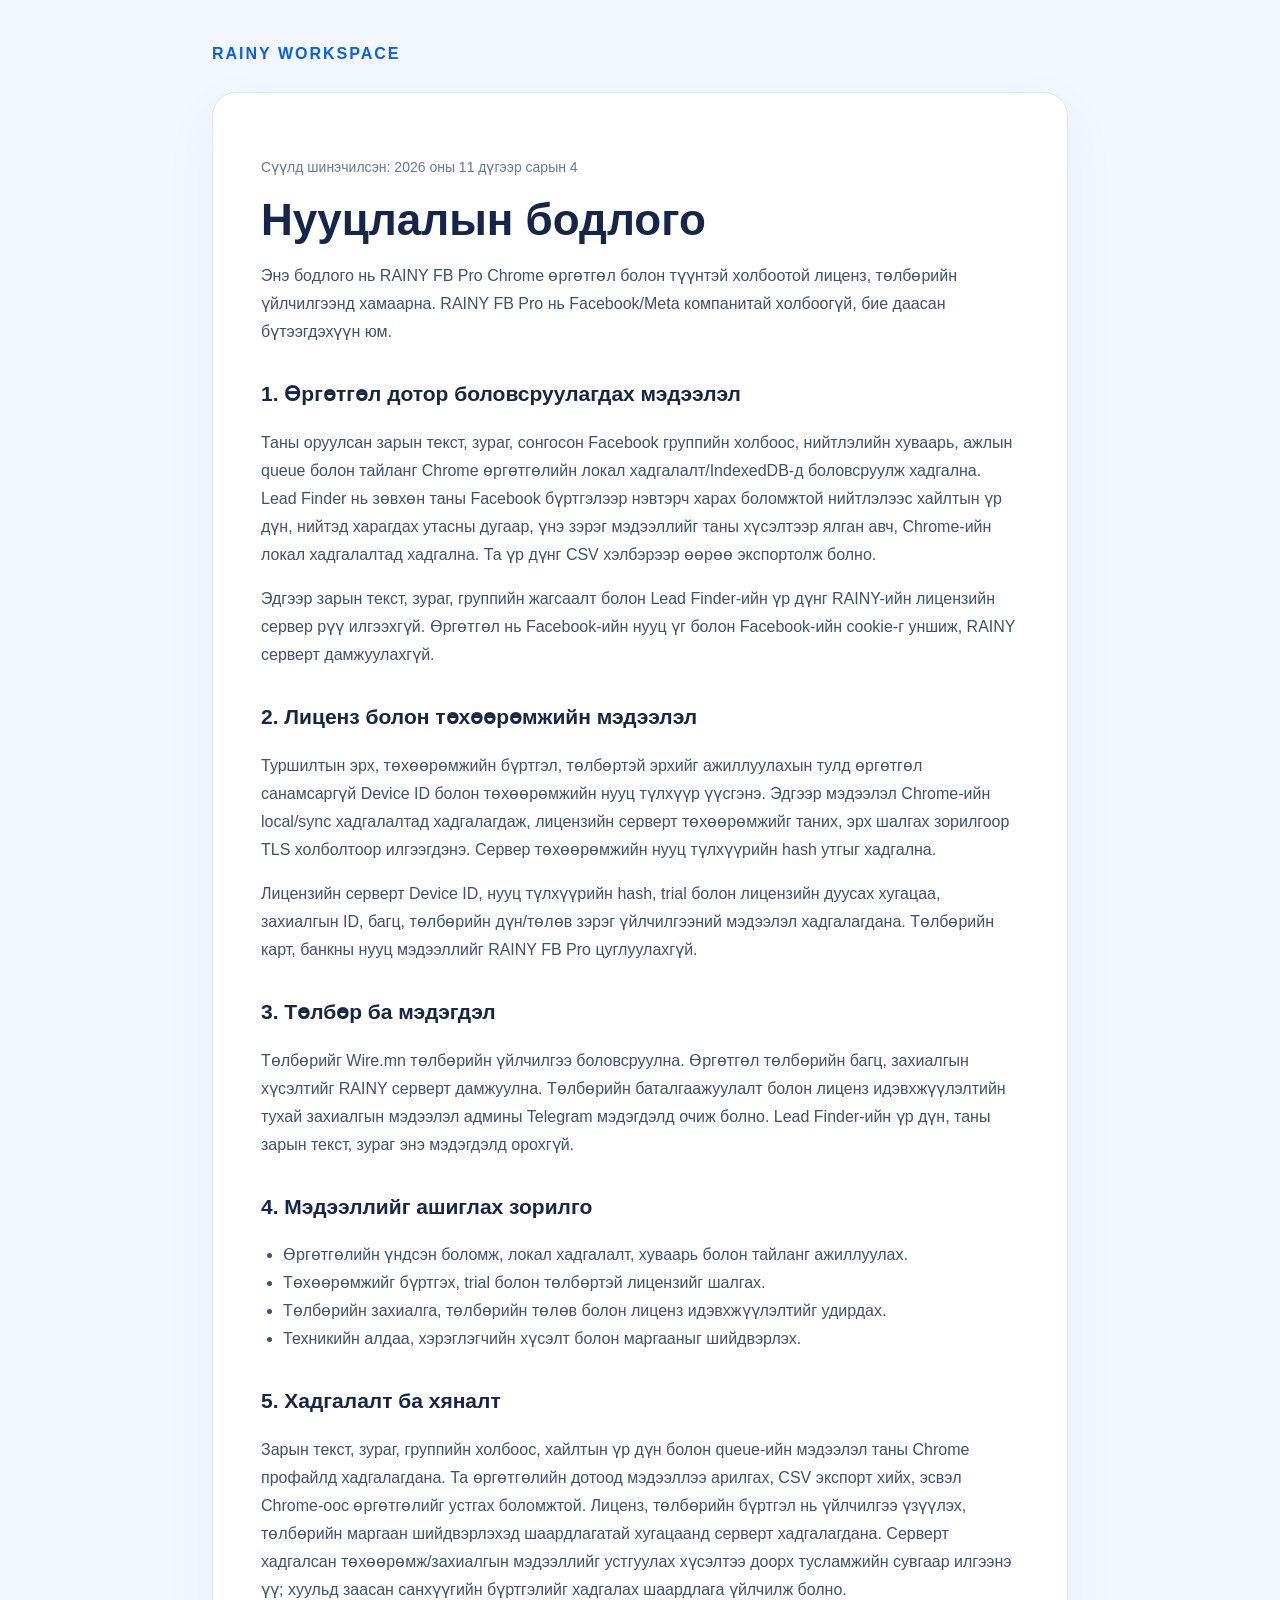
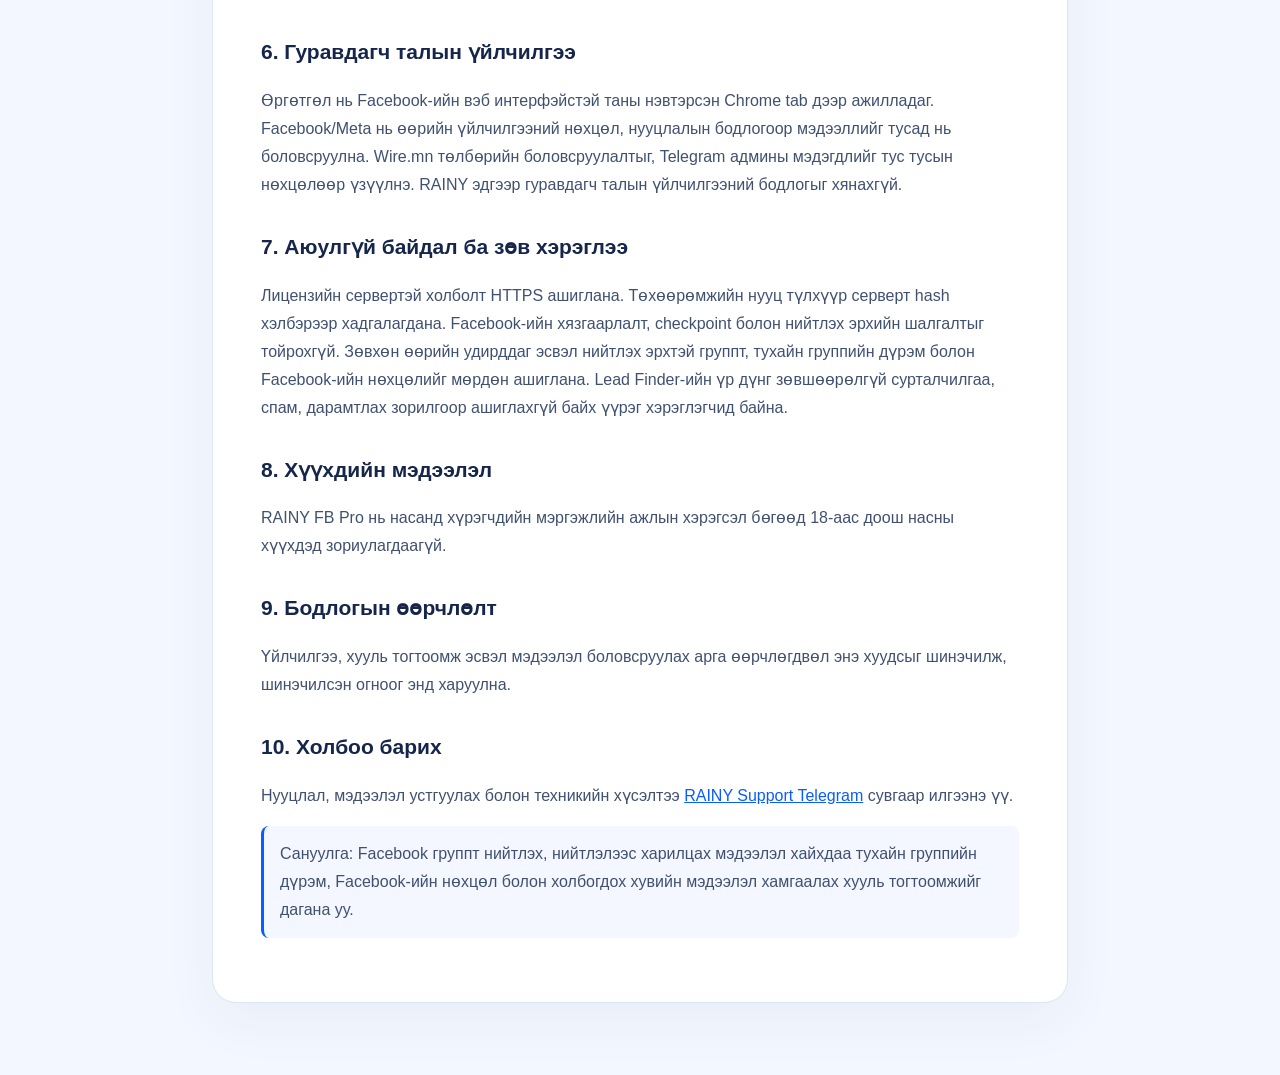
<file: public/privacy.html>
<!doctype html>
<html lang="mn">
<head>
  <meta charset="utf-8">
  <meta name="viewport" content="width=device-width,initial-scale=1">
  <meta name="robots" content="index,follow">
  <meta name="theme-color" content="#f3f7ff">
  <title>Нууцлалын бодлого — RAINY FB Pro</title>
  <meta name="description" content="RAINY FB Pro Chrome өргөтгөлийн мэдээлэл цуглуулах, боловсруулах, хадгалах болон хамгаалах тухай нууцлалын бодлого.">
  <style>
    *{box-sizing:border-box}body{margin:0;background:#f3f7ff;color:#15264a;font:16px/1.75 Arial,sans-serif}
    main{width:min(900px,100%);margin:0 auto;padding:40px 22px 72px}
    a{color:#075dff}.brand{font-weight:800;letter-spacing:2px;text-decoration:none}
    article{margin-top:24px;padding:clamp(22px,5vw,48px);background:#fff;border:1px solid #dce6f7;border-radius:24px;box-shadow:0 18px 55px #17396b0d}
    h1{font-size:clamp(30px,5vw,44px);line-height:1.2;margin:14px 0}h2{font-size:21px;margin:30px 0 8px}
    p,li{color:#405170}ul{padding-left:22px}.meta{color:#6b7891;font-size:14px}
    .note{padding:14px 16px;border-left:3px solid #075dff;background:#f4f7ff;border-radius:8px}
  </style>
</head>
<body>
<main>
  <a class="brand" href="/">RAINY WORKSPACE</a>
  <article>
    <p class="meta">Сүүлд шинэчилсэн: 2026 оны 11 дүгээр сарын 4</p>
    <h1>Нууцлалын бодлого</h1>
    <p>Энэ бодлого нь RAINY FB Pro Chrome өргөтгөл болон түүнтэй холбоотой лиценз, төлбөрийн үйлчилгээнд хамаарна. RAINY FB Pro нь Facebook/Meta компанитай холбоогүй, бие даасан бүтээгдэхүүн юм.</p>

    <h2>1. Өргөтгөл дотор боловсруулагдах мэдээлэл</h2>
    <p>Таны оруулсан зарын текст, зураг, сонгосон Facebook группийн холбоос, нийтлэлийн хуваарь, ажлын queue болон тайланг Chrome өргөтгөлийн локал хадгалалт/IndexedDB-д боловсруулж хадгална. Lead Finder нь зөвхөн таны Facebook бүртгэлээр нэвтэрч харах боломжтой нийтлэлээс хайлтын үр дүн, нийтэд харагдах утасны дугаар, үнэ зэрэг мэдээллийг таны хүсэлтээр ялган авч, Chrome-ийн локал хадгалалтад хадгална. Та үр дүнг CSV хэлбэрээр өөрөө экспортолж болно.</p>
    <p>Эдгээр зарын текст, зураг, группийн жагсаалт болон Lead Finder-ийн үр дүнг RAINY-ийн лицензийн сервер рүү илгээхгүй. Өргөтгөл нь Facebook-ийн нууц үг болон Facebook-ийн cookie-г уншиж, RAINY серверт дамжуулахгүй.</p>

    <h2>2. Лиценз болон төхөөрөмжийн мэдээлэл</h2>
    <p>Туршилтын эрх, төхөөрөмжийн бүртгэл, төлбөртэй эрхийг ажиллуулахын тулд өргөтгөл санамсаргүй Device ID болон төхөөрөмжийн нууц түлхүүр үүсгэнэ. Эдгээр мэдээлэл Chrome-ийн local/sync хадгалалтад хадгалагдаж, лицензийн серверт төхөөрөмжийг таних, эрх шалгах зорилгоор TLS холболтоор илгээгдэнэ. Сервер төхөөрөмжийн нууц түлхүүрийн hash утгыг хадгална.</p>
    <p>Лицензийн серверт Device ID, нууц түлхүүрийн hash, trial болон лицензийн дуусах хугацаа, захиалгын ID, багц, төлбөрийн дүн/төлөв зэрэг үйлчилгээний мэдээлэл хадгалагдана. Төлбөрийн карт, банкны нууц мэдээллийг RAINY FB Pro цуглуулахгүй.</p>

    <h2>3. Төлбөр ба мэдэгдэл</h2>
    <p>Төлбөрийг Wire.mn төлбөрийн үйлчилгээ боловсруулна. Өргөтгөл төлбөрийн багц, захиалгын хүсэлтийг RAINY серверт дамжуулна. Төлбөрийн баталгаажуулалт болон лиценз идэвхжүүлэлтийн тухай захиалгын мэдээлэл админы Telegram мэдэгдэлд очиж болно. Lead Finder-ийн үр дүн, таны зарын текст, зураг энэ мэдэгдэлд орохгүй.</p>

    <h2>4. Мэдээллийг ашиглах зорилго</h2>
    <ul>
      <li>Өргөтгөлийн үндсэн боломж, локал хадгалалт, хуваарь болон тайланг ажиллуулах.</li>
      <li>Төхөөрөмжийг бүртгэх, trial болон төлбөртэй лицензийг шалгах.</li>
      <li>Төлбөрийн захиалга, төлбөрийн төлөв болон лиценз идэвхжүүлэлтийг удирдах.</li>
      <li>Техникийн алдаа, хэрэглэгчийн хүсэлт болон маргааныг шийдвэрлэх.</li>
    </ul>

    <h2>5. Хадгалалт ба хяналт</h2>
    <p>Зарын текст, зураг, группийн холбоос, хайлтын үр дүн болон queue-ийн мэдээлэл таны Chrome профайлд хадгалагдана. Та өргөтгөлийн дотоод мэдээллээ арилгах, CSV экспорт хийх, эсвэл Chrome-оос өргөтгөлийг устгах боломжтой. Лиценз, төлбөрийн бүртгэл нь үйлчилгээ үзүүлэх, төлбөрийн маргаан шийдвэрлэхэд шаардлагатай хугацаанд серверт хадгалагдана. Серверт хадгалсан төхөөрөмж/захиалгын мэдээллийг устгуулах хүсэлтээ доорх тусламжийн сувгаар илгээнэ үү; хуульд заасан санхүүгийн бүртгэлийг хадгалах шаардлага үйлчилж болно.</p>

    <h2>6. Гуравдагч талын үйлчилгээ</h2>
    <p>Өргөтгөл нь Facebook-ийн вэб интерфэйстэй таны нэвтэрсэн Chrome tab дээр ажилладаг. Facebook/Meta нь өөрийн үйлчилгээний нөхцөл, нууцлалын бодлогоор мэдээллийг тусад нь боловсруулна. Wire.mn төлбөрийн боловсруулалтыг, Telegram админы мэдэгдлийг тус тусын нөхцөлөөр үзүүлнэ. RAINY эдгээр гуравдагч талын үйлчилгээний бодлогыг хянахгүй.</p>

    <h2>7. Аюулгүй байдал ба зөв хэрэглээ</h2>
    <p>Лицензийн сервертэй холболт HTTPS ашиглана. Төхөөрөмжийн нууц түлхүүр серверт hash хэлбэрээр хадгалагдана. Facebook-ийн хязгаарлалт, checkpoint болон нийтлэх эрхийн шалгалтыг тойрохгүй. Зөвхөн өөрийн удирддаг эсвэл нийтлэх эрхтэй группт, тухайн группийн дүрэм болон Facebook-ийн нөхцөлийг мөрдөн ашиглана. Lead Finder-ийн үр дүнг зөвшөөрөлгүй сурталчилгаа, спам, дарамтлах зорилгоор ашиглахгүй байх үүрэг хэрэглэгчид байна.</p>

    <h2>8. Хүүхдийн мэдээлэл</h2>
    <p>RAINY FB Pro нь насанд хүрэгчдийн мэргэжлийн ажлын хэрэгсэл бөгөөд 18-аас доош насны хүүхдэд зориулагдаагүй.</p>

    <h2>9. Бодлогын өөрчлөлт</h2>
    <p>Үйлчилгээ, хууль тогтоомж эсвэл мэдээлэл боловсруулах арга өөрчлөгдвөл энэ хуудсыг шинэчилж, шинэчилсэн огноог энд харуулна.</p>

    <h2>10. Холбоо барих</h2>
    <p>Нууцлал, мэдээлэл устгуулах болон техникийн хүсэлтээ <a href="https://t.me/boroobro" target="_blank" rel="noopener">RAINY Support Telegram</a> сувгаар илгээнэ үү.</p>
    <p class="note">Сануулга: Facebook группт нийтлэх, нийтлэлээс харилцах мэдээлэл хайхдаа тухайн группийн дүрэм, Facebook-ийн нөхцөл болон холбогдох хувийн мэдээлэл хамгаалах хууль тогтоомжийг дагана уу.</p>
  </article>
</main>
</body>
</html>
</file>
<file: style.css>
:root{--blue:#2265f5;--ink:#162b50;--muted:#74819b;--line:#e5eaf3;--soft:#f5f8ff}*{box-sizing:border-box}html{scroll-behavior:smooth;scroll-padding-top:100px}body{margin:0;color:var(--ink);background:white;font-family:Inter,-apple-system,BlinkMacSystemFont,'Segoe UI',Arial,sans-serif;-webkit-font-smoothing:antialiased}button,input{font:inherit}a{color:inherit;text-decoration:none}button,a{touch-action:manipulation}button{cursor:pointer}a:focus-visible,button:focus-visible,summary:focus-visible{outline:3px solid #83abff;outline-offset:5px}.wrap{max-width:1200px;margin:auto;padding-left:32px;padding-right:32px}header{max-width:1264px;margin:auto;padding:25px 64px;display:flex;align-items:center;justify-content:space-between;gap:30px}.brand{display:flex;align-items:center;gap:11px;font-size:25px;font-weight:800;letter-spacing:-1px}.brand-icon{position:relative;display:grid;place-items:center;width:40px;height:40px;border-radius:12px;background:linear-gradient(140deg,#5b9cff,#1957ed);color:white;font-size:28px;font-weight:800;box-shadow:0 4px 9px #2265f520}.brand-icon>span{position:absolute;font-size:12px;right:3px;top:0}.brand-sub{display:block;font-size:7px;letter-spacing:2.2px;color:#6c7d9c;line-height:1.5;margin-left:1px}header nav{display:flex;gap:31px;font-size:12px;color:#677693;font-weight:600}header nav a:hover{color:var(--blue)}.button{display:inline-flex;justify-content:center;align-items:center;gap:24px;padding:17px 22px;background:var(--blue);color:#fff;border:1px solid var(--blue);border-radius:11px;font-size:13px;font-weight:650;box-shadow:0 6px 15px #2265f51a;transition:transform .2s,box-shadow .2s}.button:hover{transform:translateY(-2px);box-shadow:0 9px 20px #2265f530}.button span{font-size:18px}.button.small{font-size:11px;padding:12px 16px}.button.ghost{background:white;border-color:#dee6f2;color:#425676;box-shadow:none}.hero{display:grid;grid-template-columns:1fr 1.12fr;align-items:center;gap:30px;min-height:650px;padding-top:55px;padding-bottom:100px;position:relative}.hero:before{content:'';position:absolute;z-index:-1;width:800px;height:720px;background:radial-gradient(ellipse,#eaf1ff,transparent 68%);right:-80px;top:-10px;pointer-events:none}.eyebrow{font-size:10px;letter-spacing:1.5px;font-weight:750;color:#6781aa;display:flex;align-items:center;gap:8px}.live-dot{display:inline-block;background:#3478f8;width:6px;height:6px;border-radius:50%;box-shadow:0 0 0 4px #2265f511}h1{font-size:64px;line-height:1.14;letter-spacing:-3px;margin:28px 0 23px;font-weight:800}h1>span{color:var(--blue)}.hero-copy>p{font-size:15px;color:#6e7e99;line-height:1.9;margin-bottom:27px}.hero-buttons{display:flex;gap:10px}.compat{display:flex;align-items:center;gap:9px;color:#7f8ca3;font-size:10px;margin-top:24px}.compat i{height:3px;width:3px;background:#b7c2d3;border-radius:50%}.chrome-mark{font-size:18px;color:#386fe9}.hero-tags{display:flex;gap:18px;font-size:9px;color:#8a98b0;margin-top:13px}.hero-product{position:relative;padding:40px 0}.app-window{border:1px solid #d5e1f6;box-shadow:0 30px 80px #294d9d18,0 5px 12px #294d9d08;border-radius:16px;background:#fff;overflow:hidden;transform:perspective(1600px) rotateY(-6deg) rotateX(2deg)}.window-bar{height:35px;display:flex;align-items:center;justify-content:space-between;font-size:8px;letter-spacing:1px;color:#8697b2;background:#f9fbff;border-bottom:1px solid #e4eaf5;padding:0 15px}.window-dots{font-size:8px;letter-spacing:3px;color:#bcd0ee}.window-tag{padding:3px 5px;border:1px solid #dbe6f8;border-radius:4px}.app-layout{display:grid;grid-template-columns:135px 1fr;min-height:365px}.app-layout aside{background:#f5f8ff;border-right:1px solid #e8edf7;padding:20px 12px;position:relative;display:flex;flex-direction:column}.app-brand{display:flex;gap:7px;align-items:center;margin-bottom:25px;font-size:12px}.app-brand .brand-icon{height:27px;width:27px;font-size:19px;border-radius:8px}.app-brand small{display:block;font-size:7px;font-weight:400;color:#8795ad;margin-top:3px}.app-menu{display:grid;gap:6px}.app-menu button{display:flex;gap:10px;align-items:center;font-size:16px;border:0;background:transparent;color:#8392aa;padding:11px 9px;border-radius:7px;text-align:left}.app-menu button span{font-size:9px}.app-menu button.active{background:#e3edff;color:#2265f5;font-weight:700}.app-access{margin-top:auto;background:#eaf1ff;border:1px solid #dce7ff;border-radius:8px;padding:12px 9px;display:grid;gap:6px}.app-access>span{font-size:6px;font-weight:700;color:#698dc7;letter-spacing:1px}.app-access strong{font-size:18px}.app-access small{font-size:7px;color:#7f95b8}.app-help{font-size:7px;color:#a0aec3;padding-top:15px}.app-main{padding:22px 19px;display:flex;flex-direction:column;min-width:0}.app-title{display:flex;align-items:center;justify-content:space-between;margin-bottom:19px}.app-title small{font-size:6px;letter-spacing:1px;color:#9aa7bc}.app-title h2{font-size:18px;margin:7px 0 0;letter-spacing:-.3px}.avatar{background:#edf3ff;border:2px solid white;box-shadow:0 0 0 1px #e4ebf7;color:#5082d8;border-radius:50%;width:26px;height:26px;display:grid;place-items:center;font-size:10px}.demo-label{font-size:7px;display:flex;justify-content:space-between;color:#8b9ab3;margin:0 0 8px}.demo-text{font-size:9px;line-height:1.8;white-space:pre-line;border:1px solid #e5ebf7;border-radius:7px;background:#fcfdff;padding:12px;color:#6d80a0;min-height:85px}.demo-images{display:grid;grid-template-columns:repeat(3,1fr);gap:6px;margin:9px 0 13px}.demo-images>div{border-radius:5px;background:linear-gradient(140deg,#e0ebff,#f2f6ff);height:48px;display:grid;place-items:center;color:#7099df;font-size:15px}.demo-images>div:nth-child(2){background:#edf2fc}.demo-images>div:last-child{border:1px dashed #cbdbf5;background:#fff}.demo-groups{display:flex;gap:6px;flex-wrap:wrap;font-size:7px}.demo-groups span{padding:6px;background:#f3f7ff;border-radius:5px;color:#7491c0}.app-footer{margin-top:auto;padding-top:17px;display:flex;justify-content:space-between;align-items:center;font-size:7px;color:#8fa1ba}.app-footer .live-dot{width:4px;height:4px;margin-right:4px;box-shadow:none}.app-footer a{background:#2265f5;border-radius:6px;padding:9px 15px;color:#fff}.floating-label{position:absolute;z-index:2;background:#fff;border:1px solid #e9eef8;border-radius:12px;box-shadow:0 10px 35px #24487e0e;display:flex;gap:10px;align-items:center}.top-label{right:10px;top:15px;padding:12px 17px;font-size:10px;color:#6e85a9;transform:rotate(3deg)}.top-label>span{font-size:20px;color:#5d8bfa}.bottom-label{bottom:11px;left:15px;padding:13px 18px}.check-icon{width:31px;height:31px;border-radius:50%;background:#e8f8f2;color:#3eab8b;display:grid;place-items:center}.bottom-label b{display:block;font-size:10px}.bottom-label small{display:block;font-size:7px;color:#9aa9c0;margin-top:5px}.capability-strip{display:flex;align-items:center;justify-content:space-between;gap:20px;padding-top:26px;padding-bottom:26px;border-top:1px solid var(--line);border-bottom:1px solid var(--line)}.capability-strip>span{font-size:8px;color:#9ca9bd;max-width:100px;line-height:1.7;letter-spacing:1px}.capability-strip b{font-size:14px;color:#8c9db7;letter-spacing:-.4px}.capability-strip i{font-style:normal;color:#c7d6f3}.section{padding-top:100px;padding-bottom:85px}.section-heading{display:flex;justify-content:space-between;align-items:flex-end;margin-bottom:40px;gap:30px}h2{font-size:38px;line-height:1.3;letter-spacing:-1.5px;margin:18px 0 0}h2>span{color:#8c9bb3}.section-heading>p,.center-heading>p{font-size:12px;line-height:1.9;color:#8391a8;margin-bottom:4px}.bento{display:grid;grid-template-columns:1fr 1fr 1fr;gap:20px}.feature-card{background:#fbfcff;border:1px solid #e5ebf6;border-radius:18px;padding:27px;overflow:hidden}.feature-icon{width:38px;height:38px;display:grid;place-items:center;border:1px solid #d5e5ff;background:#eaf2ff;color:#3379ea;font-size:22px;border-radius:11px;margin-bottom:20px}.feature-icon.purple{background:#f1edff;color:#9c77db;border-color:#e5dcfb}.feature-icon.mint{background:#e7f7f3;color:#57a794;border-color:#d9eee9}.feature-icon.orange{background:#fff3e5;color:#dc9d56;border-color:#f5e5ce}.feature-card h3{font-size:21px;letter-spacing:-.6px;line-height:1.45;margin:0 0 12px}.feature-card p{font-size:11px;color:#8996ad;line-height:1.9;max-width:300px}.feature-post{grid-column:span 2;background:linear-gradient(130deg,#f1f6ff,#fbfcff)}.mini-post{display:flex;align-items:center;gap:12px;background:white;border:1px solid #e2eafa;border-radius:10px;padding:17px;margin-top:25px}.mini-avatar{width:30px;height:30px;border-radius:9px;background:#edf3ff;color:#3b7dee;display:grid;place-items:center;font-weight:bold}.mini-post b{font-size:11px;display:block}.mini-post small{display:block;font-size:9px;color:#9cabc0;margin-top:4px}.mini-check{margin-left:auto;background:#e9f6f1;color:#5da890;border-radius:50%;padding:3px 6px;font-size:12px}.mini-progress{height:4px;background:#e4ecfb;margin-top:16px;border-radius:5px}.mini-progress span{display:block;width:68%;height:4px;background:#4587ff;border-radius:5px}.mini-caption{font-size:8px;color:#9baec9;margin-top:9px;display:flex;justify-content:space-between}.search-demo{display:flex;gap:9px;background:white;border:1px solid #e2eaf7;border-radius:7px;font-size:13px;padding:12px;margin-top:24px;color:#7590bb}.search-demo>span{font-size:9px}.search-demo>b{font-size:10px;margin-left:auto;color:#b7c6dd}.group-demo{display:flex;gap:9px;align-items:center;background:white;border:1px solid #e7edf7;padding:10px;border-radius:8px;margin-top:9px;font-size:10px}.group-demo i{display:grid;place-items:center;background:#eee9fc;color:#a091cd;font-style:normal;width:26px;height:26px;border-radius:7px}.group-demo small{display:block;color:#a4b1c5;font-size:8px;margin-top:4px}.group-demo>span{margin-left:auto;color:#7c9bcf}.lead-demo{display:grid;grid-template-columns:1.4fr 1fr;gap:13px 8px;font-size:9px;margin-top:23px;border:1px solid #e2eaf6;background:#fff;border-radius:10px;padding:15px}.lead-demo>span{font-size:8px;color:#a5b2c6}.lead-demo>b{font-size:9px;font-weight:500;color:#7690ae}.demo-note{font-size:8px;display:block;margin-top:9px;color:#a9b7cb}.feature-schedule{grid-column:span 2;display:grid;grid-template-columns:1.4fr 1fr;gap:25px;align-items:center;background:#f9fbff}.schedule-options{display:flex;gap:5px;margin-top:25px}.schedule-options button{background:#fff;border:1px solid #e1e9f7;border-radius:7px;padding:10px 11px;font-size:9px;color:#8295b3}.schedule-options button.selected{background:#2265f5;color:white;border-color:#2265f5}.feature-schedule small{font-size:8px;color:#98abc5;display:block;margin-top:11px}.schedule-clock{position:relative;aspect-ratio:1;width:190px;border-radius:50%;background:radial-gradient(circle,#fff 57%,#edf3ff 58%,#fff 60%,#f3f7ff 62%);border:1px solid #e1eafb;box-shadow:0 15px 25px #2d64a80a;margin:auto}.clock-ticks{position:absolute;inset:18px;border:3px dotted #cddcf5;border-radius:50%}.clock-hand{position:absolute;width:1px;height:57px;background:#4e82e3;left:50%;top:35px;transform-origin:bottom;transform:rotate(50deg)}.clock-middle{position:absolute;top:90px;left:90px;width:9px;height:9px;background:#2265f5;border:2px solid white;border-radius:50%;box-shadow:0 0 0 1px #b0ccff}.schedule-clock strong{position:absolute;bottom:35px;width:100%;text-align:center;font-size:25px;color:#3c6abe;font-weight:500}.schedule-clock strong small{font-size:5px;margin:2px}.section-footnote{font-size:9px;color:#a0aec1;text-align:center;margin:20px 0 0}.installation{background:#f7f9fe;border-top:1px solid #edf1f8;border-bottom:1px solid #edf1f8}.install-tabs{display:grid;grid-template-columns:repeat(4,1fr);gap:12px;margin-bottom:25px}.install-tabs button{display:flex;align-items:center;gap:12px;padding:18px;background:#fff;border:1px solid #e1e8f5;border-radius:12px;color:#7d91af;text-align:left}.install-tabs button>b{font-size:13px;background:#f1f5fc;border-radius:8px;display:grid;place-items:center;width:34px;height:34px}.install-tabs button>span{font-size:12px;font-weight:650}.install-tabs small{display:block;font-size:8px;font-weight:400;margin-top:5px;color:#a6b4c9}.install-tabs i{font-style:normal;margin-left:auto}.install-tabs button.active{border-color:#87afff;box-shadow:0 5px 18px #2265f510;color:#2265f5}.install-tabs button.active>b{background:#2265f5;color:#fff}.install-panel{display:grid;grid-template-columns:1.3fr 1fr;background:#fff;border:1px solid #e4eaf5;border-radius:18px;overflow:hidden}.install-image{padding:30px;display:flex;align-items:center;background:#edf3ff}.install-image img{width:100%;height:auto;border-radius:12px;box-shadow:0 12px 25px #2458a810}.install-copy{padding:48px 40px}.step-number{font-size:9px;color:#7398d6;letter-spacing:1px;font-weight:bold}.install-copy h3{font-size:26px;letter-spacing:-.8px;margin:15px 0}.install-copy p{font-size:12px;color:#7d8eaa;line-height:1.9;min-height:80px}.install-copy .button{font-size:11px;padding:13px 20px}.install-tip{font-size:8px;color:#a6b4c9;margin-top:18px}.center-heading{text-align:center;margin-bottom:55px}.center-heading .eyebrow{justify-content:center}.center-heading h2{margin-top:18px}.center-heading p{margin-top:18px}.price-grid{display:grid;grid-template-columns:repeat(3,1fr);gap:20px}.price-card{position:relative;border:1px solid #e3eaf5;border-radius:16px;padding:31px;background:#fff}.plan-name{font-size:9px;letter-spacing:1.3px;font-weight:bold;color:#8c9bb2}.price-card h3{font-size:37px;letter-spacing:-1.5px;margin:25px 0 9px}.price-card h3>span{font-size:19px;font-weight:400;color:#92a3bf;margin-left:3px}.price-card p{font-size:10px;color:#98a6bc;margin-bottom:25px}.price-card .button{width:100%;padding:13px;font-size:11px}.price-card ul{list-style:none;padding:23px 0 0;border-top:1px solid #eaf0f8;margin:25px 0 0;font-size:10px;color:#8696af;line-height:2.6}.price-card li:before{content:'✓';color:#6695ec;margin-right:8px}.price-card.recommended{border:1.5px solid #6896fc;background:linear-gradient(#f1f6ff,#fff 75%);box-shadow:0 15px 40px #2265f510}.recommend-tag{position:absolute;top:-14px;left:50%;transform:translateX(-50%);white-space:nowrap;padding:7px 15px;border-radius:30px;background:#2265f5;color:white;font-size:8px;letter-spacing:1px}.payment-info{display:flex;align-items:center;justify-content:center;gap:18px;max-width:800px;margin:28px auto 0;font-size:10px;color:#9ba9bf;line-height:1.8}.payment-info>b{color:#7288ac;font-size:18px;white-space:nowrap;letter-spacing:-1px}.faq-section{display:grid;grid-template-columns:1fr 1.5fr;gap:65px;border-top:1px solid var(--line)}.help-link{font-size:11px;display:inline-block;color:#3979eb;margin-top:27px;border-bottom:1px solid #c7d8fc;padding-bottom:6px}.faq details{border-bottom:1px solid #e7edf6;padding:0 0 19px;margin-bottom:20px}.faq summary{font-size:12px;font-weight:650;cursor:pointer;list-style:none;display:flex;justify-content:space-between;gap:20px;padding-top:5px}.faq summary:after{content:'＋';color:#8ca7cd}.faq details[open] summary:after{content:'−';color:#3979eb}.faq p{font-size:11px;line-height:1.95;color:#8b9ab1;padding-right:25px;margin-bottom:0}.cta{position:relative;overflow:hidden;background:linear-gradient(110deg,#2265f5,#3b7dff);color:#fff;border-radius:22px;padding:52px 57px;display:flex;align-items:center;justify-content:space-between;gap:30px}.cta .eyebrow{color:#a9c8ff;font-size:8px}.cta h2{font-size:36px;margin-top:19px;position:relative}.cta p{font-size:12px;color:#b8d1ff;margin-top:17px}.cta-action{position:relative;min-width:230px}.button.white{background:white;color:#2265f5;border-color:white;width:100%;box-shadow:0 7px 20px #1641a333}.cta-action small{display:block;font-size:8px;color:#b9d1ff;text-align:center;margin-top:13px}.cta-pattern{position:absolute;border:1px solid #ffffff18;border-radius:50%;width:480px;height:480px;right:110px;top:-100px;box-shadow:0 0 0 70px #ffffff05,0 0 0 140px #ffffff04}footer{display:flex;align-items:center;justify-content:space-between;gap:30px;flex-wrap:wrap;padding-top:45px;padding-bottom:25px}footer .brand{font-size:20px}footer .brand-icon{width:31px;height:31px;font-size:22px;border-radius:9px}footer>span,footer>div{font-size:10px;color:#9cabc1}footer>div{display:flex;gap:25px}footer p{width:100%;text-align:center;font-size:8px;color:#adb9cc;border-top:1px solid #edf1f7;padding-top:21px;margin:0}#toast{position:fixed;bottom:20px;left:50%;transform:translateX(-50%);padding:15px 22px;background:#172e52;color:white;font-size:12px;border-radius:10px;box-shadow:0 6px 30px #0002;z-index:50;max-width:90%}[hidden]{display:none!important}.demo-lead{display:grid;grid-template-columns:1.2fr 1fr;gap:12px;font-size:9px;border-bottom:1px solid #edf2fa;padding:12px 0;color:#7790b2}.demo-lead strong{font-weight:500}.demo-schedule{display:grid;grid-template-columns:1fr 1fr;gap:9px}.demo-schedule span{background:#f2f6ff;border:1px solid #e0e9fc;padding:15px 8px;text-align:center;font-size:11px;border-radius:8px;color:#5a83c7}.demo-hint{font-size:9px;color:#9aacc7;line-height:1.8;margin-top:15px}
@media(min-width:1500px){.hero{min-height:730px}.hero h1{font-size:72px}}@media(max-width:1000px){header{padding:23px 32px}.hero{gap:15px}h1{font-size:51px}.hero-buttons{flex-wrap:wrap}.hero-product{margin-right:-10px}.app-layout{grid-template-columns:110px 1fr}.app-main{padding:17px 12px}.app-menu button{padding:10px 6px;gap:6px}.bento{gap:13px}.feature-card{padding:22px}.schedule-clock{width:145px}.clock-hand{height:42px;top:29px}.clock-middle{top:68px;left:68px}.schedule-clock strong{bottom:25px;font-size:22px}.schedule-options{flex-wrap:wrap}.install-copy{padding:30px}.price-card{padding:25px}.price-card h3{font-size:32px}.faq-section{gap:35px}.hero-tags{flex-wrap:wrap;gap:8px}}@media(max-width:760px){.wrap{padding-left:22px;padding-right:22px}header{padding:19px 22px;gap:15px}header nav{display:none}.brand{font-size:23px}.button.small{font-size:10px;gap:9px}.hero{grid-template-columns:1fr;gap:25px;padding-top:45px;padding-bottom:50px;min-height:0}.hero:before{width:100%;height:600px;right:0;top:170px}.hero-copy{text-align:center}.hero .eyebrow{justify-content:center;font-size:8px}h1{font-size:54px;letter-spacing:-2.5px;margin-top:22px}.hero-copy>p{font-size:12px}.hero-buttons,.compat,.hero-tags{justify-content:center}.hero-buttons .button{font-size:11px;padding:15px 17px;gap:15px}.hero-product{max-width:540px;width:100%;margin:0 auto;padding:34px 0}.app-window{transform:none}.app-layout{grid-template-columns:110px 1fr;min-height:335px}.top-label{font-size:8px;padding:9px 12px;top:8px;right:4px}.bottom-label{bottom:2px;left:10px}.capability-strip{overflow:auto;gap:22px;justify-content:flex-start;padding-top:20px;padding-bottom:20px}.capability-strip>span{min-width:90px;font-size:7px}.capability-strip b{font-size:11px;white-space:nowrap}.capability-strip i{font-size:9px}.section{padding-top:65px;padding-bottom:60px}.section-heading{display:block;margin-bottom:28px}h2{font-size:31px;letter-spacing:-1px}.section-heading>p{font-size:11px;margin-top:18px}.bento{grid-template-columns:1fr 1fr;gap:12px}.feature-post,.feature-schedule{grid-column:span 2}.feature-card h3{font-size:18px}.feature-card p{font-size:10px}.feature-card{padding:20px}.feature-schedule{grid-template-columns:1.4fr 1fr;gap:15px}.feature-icon{margin-bottom:16px}.lead-demo{font-size:8px;padding:10px;gap:10px 4px}.lead-demo>b{font-size:7px}.search-demo{font-size:10px;padding:10px;gap:5px}.search-demo>span{font-size:7px}.group-demo{font-size:8px;gap:6px;padding:8px}.group-demo small{font-size:6px}.group-demo i{width:22px;height:22px}.install-tabs{grid-template-columns:1fr 1fr;gap:9px}.install-tabs button{padding:12px}.install-panel{grid-template-columns:1fr}.install-image{padding:20px}.install-copy{padding:25px}.install-copy h3{font-size:24px}.install-copy p{min-height:0;font-size:12px}.price-grid{grid-template-columns:1fr;gap:28px;max-width:430px;margin:auto}.price-card{padding:30px}.price-card h3{font-size:38px}.price-card ul{font-size:11px}.center-heading{margin-bottom:40px}.payment-info{align-items:flex-start;font-size:9px;margin-top:25px;gap:14px}.payment-info>b{font-size:16px}.faq-section{grid-template-columns:1fr;gap:35px}.faq summary{font-size:12px}.cta{margin-left:16px;margin-right:16px;padding:32px 25px;flex-direction:column;align-items:flex-start;border-radius:17px}.cta h2{font-size:30px}.cta-action{width:100%;min-width:0}.cta .eyebrow{font-size:7px}.cta-pattern{right:-180px}footer{gap:20px;padding-top:30px}footer>span{font-size:8px}footer>div{width:100%;justify-content:center}.hero .hero-tags{font-size:8px}}@media(max-width:390px){h1{font-size:47px}.app-layout{grid-template-columns:90px 1fr}.app-layout aside{padding:16px 7px}.app-brand{font-size:10px;gap:5px}.app-brand .brand-icon{width:23px;height:23px;font-size:16px}.app-main{padding:15px 10px}.app-title h2{font-size:15px}.app-access strong{font-size:15px}.app-access small{font-size:6px}.feature-card{padding:16px}.feature-card h3{font-size:16px}.schedule-clock{width:120px}.clock-hand{height:32px;top:27px}.clock-middle{top:56px;left:56px}.schedule-clock strong{font-size:18px;bottom:20px}.feature-schedule{gap:6px}.schedule-options button{padding:8px}.bottom-label small{font-size:6px}.hero-buttons{gap:7px}}@media(prefers-reduced-motion:reduce){html{scroll-behavior:auto}*,*:before,*:after{transition:none!important;animation:none!important}}
html,body{overflow-x:clip}.hero-product{min-width:0}.hero-copy{min-width:0}

/* Compact product-led layout with the actual extension image. */
.hero{min-height:0;padding-top:30px;padding-bottom:45px;grid-template-columns:1fr 1fr;gap:55px}.hero h1{font-size:58px}.actual-product{padding:10px 0;display:flex;flex-direction:column;align-items:center}.actual-extension{display:block;height:480px;width:auto;max-width:100%;object-fit:contain;border:1px solid #d9e6fb;border-radius:15px;box-shadow:0 22px 65px #2265f51c;background:white}.product-caption{display:flex;align-items:center;gap:9px;font-size:8px;color:#7791b6;letter-spacing:1px;margin-bottom:14px}.screenshot-note{font-size:8px;color:#94a6c0;margin-top:12px}.section{padding-top:55px;padding-bottom:50px}.section-heading{margin-bottom:28px}h2{font-size:31px}.bento{grid-template-columns:repeat(4,1fr);gap:12px}.feature-post,.feature-schedule{grid-column:auto}.feature-card{padding:21px;background:#f7faff}.feature-card h3{font-size:16px;letter-spacing:-.3px}.feature-card p{font-size:11px}.feature-schedule{display:block}.schedule-options{margin-top:15px;flex-wrap:wrap}.schedule-options button{padding:7px;font-size:8px}.feature-icon{width:32px;height:32px;font-size:18px;margin-bottom:13px}.section-footnote{font-size:9px}.features .section-heading>p{max-width:340px}.install-copy{padding:30px}.install-image{padding:20px}.install-tabs button{padding:13px}.price-card{padding:25px}.price-card h3{margin-top:19px}.price-card ul{padding-top:15px;margin-top:18px;line-height:2.3}.center-heading{margin-bottom:40px}.faq-section{padding-top:45px;padding-bottom:45px}.cta{padding-top:35px;padding-bottom:35px}.cta h2{font-size:29px}.hero-copy>p{font-size:14px;line-height:1.8;color:#526d94}.hero-copy h1{color:#183563}.section-heading>p,.feature-card p,.faq p{color:#627c9e}.price-card li{color:#627c9e}
@media(max-width:760px){.hero{grid-template-columns:1fr;gap:20px;padding-top:25px}.hero h1{font-size:48px}.hero-copy>p{font-size:12px}.actual-extension{height:390px}.hero:before{height:600px}.bento{grid-template-columns:1fr 1fr}.feature-post,.feature-schedule{grid-column:auto}.feature-card{padding:18px}.feature-card h3{font-size:15px}.section{padding-top:40px;padding-bottom:35px}h2{font-size:28px}.install-copy{padding:23px}.hero-product{margin-top:0}.price-card{padding:25px}.cta h2{font-size:27px}}
</file>
<file: public/style.199dbffa7748.css>
:root{--ink:#0f2143;--muted:#616f89;--paper:#edf0f7;--line:#d1d9e7;--green:#0d2555;--lime:#b3c9f3}*{box-sizing:border-box}html{scroll-behavior:smooth;scroll-padding-top:30px}body{margin:0;background:var(--paper);color:var(--ink);font-family:Arial,"Segoe UI",sans-serif;-webkit-font-smoothing:antialiased}a{color:inherit;text-decoration:none}button{font:inherit;cursor:pointer}a:focus-visible,button:focus-visible,summary:focus-visible{outline:3px solid #5975ad;outline-offset:5px}button,a{touch-action:manipulation}.announce{height:37px;display:flex;align-items:center;justify-content:center;gap:12px;font-size:10px;letter-spacing:.8px;background:#dbe2ef;border-bottom:1px solid #cfd7e8}.announce a{font-size:10px;border-bottom:1px solid #7688ab;margin-left:18px}.announce-divider{color:#98a6c1}.pulse{height:5px;width:5px;background:#2a4781;border-radius:50%;box-shadow:0 0 0 4px #c2cde2}header{height:99px;display:flex;justify-content:space-between;align-items:center;max-width:1320px;margin:auto;padding:0 52px}.wordmark{display:flex;gap:11px;align-items:center;font-size:21px;font-weight:800;letter-spacing:1.5px}.wordmark small{display:block;font-size:8px;font-weight:500;letter-spacing:2.2px;margin-top:2px}.logo{position:relative;display:grid;place-items:center;font-size:26px;font-weight:900;border-radius:11px;width:39px;height:39px;background:var(--green);color:var(--paper);letter-spacing:-2px;box-shadow:inset 0 0 0 1px #fff2}.logo>span{position:absolute;font-size:11px;top:2px;right:4px;letter-spacing:0}header nav{display:flex;gap:28px;font-size:11px;color:#475570}.button{display:inline-flex;justify-content:space-between;align-items:center;gap:30px;padding:17px 24px;border-radius:50px;font-size:12px;font-weight:600;transition:transform .25s,background .25s,box-shadow .25s}.button:hover{transform:translateY(-3px);box-shadow:0 7px 20px #11224317}.button span{font-size:18px;font-weight:400}.nav-download{padding:11px 20px;background:#0f2144;color:#ecf0f8;font-size:11px}.mobile-menu{display:none}.primary{background:#0f2246;color:#e6ecf7;box-shadow:0 5px 14px #10224512}.light{background:#e3eaf7;color:#0f244e}.outline{border:1px solid #bac5d9;color:#1b2e53}.text-link{font-size:12px;border-bottom:1px solid #93a0ba;padding:10px 0;display:inline-flex;gap:24px;align-items:center}.text-link span{font-size:17px}.hero{padding:44px 24px 0;text-align:center;overflow:hidden}.hero-kicker{display:flex;justify-content:center;align-items:center;gap:12px;font-size:10px;color:#72819e}.pill{border:1px solid #bdc8dc;padding:6px 11px;border-radius:20px;font-size:9px;letter-spacing:1px;color:#3a507b;background:#dde4f2}h1{font-size:102px;line-height:1.09;letter-spacing:-6px;font-weight:500;margin:25px auto 23px;position:relative;max-width:880px}h1>span{font-family:Georgia,"Times New Roman",serif;font-style:italic;font-weight:400;letter-spacing:-4px;color:#415a8b}.hero-star{display:inline-block;font-size:58px;position:absolute;right:26px;top:68px;color:#5070ae;font-style:normal;animation:turn 35s linear infinite}.hero-copy{font-size:14px;line-height:1.85;color:#5e6c88;margin:0 0 24px}.hero-actions{display:flex;align-items:center;justify-content:center;gap:31px}.hero-meta{display:flex;gap:27px;justify-content:center;color:#8190ac;font-size:9px;margin:22px 0 0}.product-stage{position:relative;max-width:1090px;margin:58px auto 0;padding:28px 56px 23px;border:1px solid #c5cfe4;border-radius:18px 18px 0 0;background-color:#d2dcee;background-image:linear-gradient(#b6bfd233 1px,transparent 1px),linear-gradient(90deg,#b6bfd233 1px,transparent 1px);background-size:32px 32px;box-shadow:inset 0 0 120px #c9d4ea}.stage-label,.stage-caption{display:flex;justify-content:space-between;font-size:8px;letter-spacing:1.2px;color:#65799f}.stage-label{margin-bottom:24px}.stage-caption{margin-top:20px;letter-spacing:.5px;font-size:9px}.product-window{background:#fff;border:1px solid #f3f6fb;border-radius:12px;overflow:hidden;box-shadow:0 20px 40px #21304d1a,0 3px 6px #21304d0d;transform:perspective(1500px) rotateX(3deg);transform-origin:bottom;transition:transform .5s}.product-window:hover{transform:perspective(1500px) rotateX(0)}.window-top{height:34px;display:flex;align-items:center;justify-content:space-between;padding:0 13px;background:#f3f5fa;border-bottom:1px solid #dfe4ef;color:#8090b0;font-size:8px}.traffic{display:flex;gap:4px}.traffic i{width:5px;height:5px;border-radius:50%;background:#c4cde0}.window-version{font-size:8px;padding:2px 4px;border:1px solid #d7deeb;border-radius:3px}.demo-shell{display:grid;grid-template-columns:175px minmax(0,1fr);text-align:left}.demo-sidebar{padding:21px 14px;background:#eff2f9;border-right:1px solid #dee5f2;display:flex;flex-direction:column;min-height:354px}.demo-brand{display:flex;align-items:center;gap:9px;padding:0 7px 25px}.demo-brand .logo{width:28px;height:28px;border-radius:8px;font-size:21px}.demo-brand .logo>span{font-size:8px;right:3px;top:1px}.demo-brand b{font-size:12px;letter-spacing:.7px}.demo-brand small{display:block;font-size:7px;font-weight:500;color:#7a8aa9;margin-top:2px}.demo-nav{display:grid;gap:5px}.demo-nav button{display:flex;gap:10px;padding:11px 8px;border:0;background:transparent;color:#7386aa;text-align:left;border-radius:5px;font-size:9px}.demo-nav button.active{background:#d4def0;color:#324873;font-weight:700}.demo-nav button span{font-size:12px}.demo-trial{margin:38px 6px 17px;border:1px solid #ced7e9;background:#e3e9f6;border-radius:7px;padding:12px}.demo-trial>span{display:block;font-size:6px;letter-spacing:1px;color:#7d8fb2}.demo-trial strong{display:block;font-size:15px;font-weight:500;margin:6px 0;color:#375182}.demo-trial small{font-size:7px;color:#8192b4}.demo-sidebar-foot{margin-top:auto;font-size:7px;color:#8495b6;padding:0 9px}.demo-main{padding:23px 27px 17px;min-height:354px;display:flex;flex-direction:column}.demo-heading{display:flex;justify-content:space-between;align-items:center;margin-bottom:18px}.demo-heading small{font-size:6px;letter-spacing:1.3px;color:#798bad}.demo-heading h2{font-size:17px;letter-spacing:-.5px;font-weight:500;margin:6px 0 0}.demo-badge{font-size:7px;border:1px solid #d0d9eb;border-radius:20px;padding:5px 7px;color:#6c83b1}.demo-form{display:grid;grid-template-columns:1.3fr 1fr;gap:14px}.demo-form label{font-size:8px;color:#5d7094;display:block;margin-bottom:6px}.demo-text{padding:13px 11px;border:1px solid #d7deec;background:#f6f8fc;border-radius:6px;font-size:9px;line-height:1.8;color:#586a8e;height:126px;white-space:pre-line}.demo-group{font-size:7px;padding:8px 9px;border:1px solid #d6ddec;border-radius:4px;color:#61769f;margin-bottom:6px;display:flex;justify-content:space-between}.demo-group span{color:#6780b0}.demo-upload{border:1px dashed #c4cfe6;border-radius:5px;margin-top:9px;padding:10px;font-size:8px;color:#8194b8;text-align:center}.demo-bottom{display:flex;justify-content:space-between;align-items:center;margin-top:auto;padding-top:17px}.demo-status{font-size:7px;color:#8091b3}.demo-status i{width:4px;height:4px;border-radius:50%;background:#5e83cc;display:inline-block;margin-right:4px}.demo-bottom button{border:0;background:#1a325f;border-radius:5px;padding:10px 12px;font-size:8px;color:white}.demo-schedule-cards{display:grid;grid-template-columns:repeat(4,1fr);gap:7px}.demo-schedule-cards span{border:1px solid #c7d2e8;border-radius:6px;text-align:center;padding:16px 0;font-size:11px;color:#5a74a6}.demo-schedule-cards span:first-child{background:#dbe3f4;border-color:#7690c3;color:#254177}.demo-inline-note{margin-top:13px;font-size:9px;color:#7185ad;padding:12px;background:#e8eef8;border-radius:5px}.demo-lead-row{display:grid;grid-template-columns:1.2fr 1fr .8fr;gap:10px;padding:13px 8px;border-bottom:1px solid #dbe2ef;font-size:9px;color:#586d96}.demo-lead-row:first-child{font-size:7px;color:#899aba}.demo-lead-row b{color:#3f5e9a;font-weight:500}.section-wrap{max-width:1216px;margin:0 auto;padding:105px 52px}.section-index{font-size:9px;letter-spacing:1.4px;color:#6c7d9f;margin-bottom:28px}.intro-grid{display:grid;grid-template-columns:1.4fr 1fr;gap:90px;align-items:end}.intro-grid h2,.section-heading h2,.schedule-copy h2,.help-left h2{font-size:43px;line-height:1.25;font-weight:500;letter-spacing:-1.6px;margin:0}.intro-grid em,.section-heading em,.schedule-copy em,.help-left em{font-family:Georgia,serif;font-weight:400;color:#5570a4}.intro-grid>p,.section-heading>p{font-size:12px;line-height:1.95;color:#70809f;margin:0 0 3px}.feature-strips{margin-top:55px;border-top:1px solid var(--line)}.feature-strips article{display:flex;align-items:center;gap:32px;border-bottom:1px solid var(--line);padding:27px 0}.feature-num{font-size:10px;color:#7385a9;width:36px;align-self:flex-start;padding-top:5px}.feature-strips h3{font-size:18px;font-weight:500;letter-spacing:-.5px;margin:0 0 9px}.feature-strips p{font-size:11px;line-height:1.8;color:#7786a3;margin:0;max-width:640px}.feature-icon{margin-left:auto;font-size:24px;color:#778eba}.schedule-section{margin:5px auto 0;max-width:1112px;background:#102347;border-radius:15px;padding:63px 60px;display:grid;grid-template-columns:1fr 1fr;gap:50px;color:#e5ebf7}.schedule-copy .section-index{color:#687ca4}.schedule-copy h2{font-size:57px;line-height:1.14}.schedule-copy em{color:#7c96c9}.schedule-copy p{font-size:12px;line-height:1.9;color:#91a1bf;margin:22px 0 21px;max-width:310px}.schedule-choices{display:flex;gap:7px;margin-bottom:20px}.schedule-choices button{font-size:9px;padding:9px 13px;border:1px solid #344870;background:none;color:#899bbd;border-radius:20px}.schedule-choices button.selected{background:#aac0e9;color:#1f3154;border-color:#aac0e9}.schedule-copy>small{font-size:8px;color:#5f76a4}.schedule-visual{text-align:center;position:relative;align-self:center}.orbit-label{font-size:6px;letter-spacing:1.8px;color:#627aa9}.clock-face{width:270px;height:270px;border:1px solid #344870;border-radius:50%;position:relative;margin:23px auto 18px;box-shadow:0 0 0 18px #12264d,0 0 0 19px #293e66}.clock-ring{position:absolute;inset:12px;border:1px dashed #354a74;border-radius:50%}.clock-mark{position:absolute;font-size:8px;color:#5e75a2}.clock-mark.top{top:22px;left:128px}.clock-mark.bottom{bottom:22px;left:128px}.clock-mark.right{right:21px;top:129px}.clock-mark.left{left:21px;top:129px}.clock-caption{position:absolute;inset:67px 0 0}.clock-caption small{font-size:6px;letter-spacing:2px;color:#6d84b0}.clock-caption strong{display:block;font-size:65px;font-weight:400;letter-spacing:-3px;line-height:1.25;color:#bacbed}.clock-caption>span{font-size:9px;color:#7189b6}.clock-hand{position:absolute;width:5px;height:5px;border-radius:50%;background:#a0baec;top:6px;left:133px;transform-origin:2px 129px;transform:rotate(115deg);box-shadow:0 0 15px #8db2fb;transition:transform 1s}.clock-center{position:absolute;width:290px;height:290px;border:1px solid #253d6a;border-radius:50%;top:-11px;left:-11px;pointer-events:none}.schedule-label{display:inline-flex;align-items:center;gap:7px;font-size:8px;color:#7389b4;margin-top:13px}.schedule-label i{width:4px;height:4px;background:#6f95df;border-radius:50%}.section-heading{display:flex;justify-content:space-between;gap:30px;align-items:end}.install-layout{display:grid;grid-template-columns:1fr 1fr;gap:60px;margin-top:45px}.install-steps{display:grid;align-content:start}.install-steps button{display:flex;align-items:center;text-align:left;gap:20px;border:0;border-bottom:1px solid var(--line);padding:23px 17px;background:none;color:#8393b3;transition:background .3s,color .3s}.install-steps button.active{background:#dbe3f1;color:#1b2d4f;border-radius:8px;border-color:transparent}.install-steps button>span{font-size:10px;width:20px}.install-steps button strong{display:block;font-size:14px;font-weight:500}.install-steps button small{display:block;font-size:9px;margin-top:7px;color:#8193b7}.install-steps button b{margin-left:auto;font-size:18px;font-weight:400}.install-detail{background:#dde4f2;border:1px solid #ced7e9;border-radius:12px;padding:30px 36px;text-align:center;min-height:350px}.install-art{height:110px;display:flex;align-items:center;justify-content:center;margin-bottom:16px}.art-file{width:68px;height:80px;background:#f0f4fc;position:relative;border-radius:9px;box-shadow:0 7px 12px #596e971a;display:grid;place-items:center;font-size:30px;color:#3e5685;border:1px solid #c5d0e7}.art-file:after{content:'ZIP';position:absolute;font-size:7px;bottom:9px;letter-spacing:1.5px;color:#7387ae}.step-kicker{font-size:7px;letter-spacing:1.5px;color:#7f92b7}.install-detail h3{font-size:18px;font-weight:500;letter-spacing:-.5px;margin:12px 0}.install-detail p{font-size:10px;line-height:1.85;color:#6f82a8;max-width:310px;margin:0 auto 20px}.install-detail .button{font-size:10px;padding:11px 18px}.browser-art{border:1px solid #b6c4de;border-radius:6px;background:#eef2fa;width:210px;height:88px;padding:12px;text-align:left}.browser-art small{display:block;font-size:7px;color:#8195bb;margin-bottom:14px}.browser-art span{font-size:10px;color:#536ea1}.art-toggle{display:inline-flex;width:25px;height:14px;border-radius:12px;background:#42619d;align-items:center;justify-content:end;padding:2px;margin-left:8px}.art-toggle i{width:10px;height:10px;border-radius:50%;background:white}.pricing-section{padding-top:5px}.pricing-grid{display:grid;grid-template-columns:repeat(3,1fr);gap:14px;margin-top:43px}.price-card{background:#f0f4fa;border:1px solid #cfd7e7;border-radius:11px;padding:25px 23px}.price-card.featured{background:#1a2f59;color:#d6e0f2;border-color:#1a2f59}.plan-top{display:flex;align-items:center;justify-content:space-between;font-size:7px;letter-spacing:.6px;color:#7084ac}.price-card.featured .plan-top{color:#7b93c1}.price-card h3{font-size:43px;font-weight:500;letter-spacing:-2px;margin:28px 0 10px}.price-card h3>span{font-size:22px;margin-left:5px}.price-card>p{font-size:10px;color:#8190ad}.price-card ul{list-style:none;padding:20px 0;margin:15px 0 14px;border-top:1px solid #d1d9e7;font-size:10px;line-height:2.5;color:#667aa1}.price-card li:before{content:'✓';margin-right:9px;color:#5b7cbd}.price-card.featured ul{border-color:#354970;color:#95a9cf}.price-card.featured>p{color:#8398c2}.price-card .button{width:100%;font-size:10px;padding:12px 15px;gap:10px}.payment-note{display:flex;align-items:center;gap:27px;margin:28px 0 0;padding:18px 0;border-top:1px solid var(--line)}.wire-mark{font-size:24px;font-weight:800;letter-spacing:-1px;white-space:nowrap}.wire-mark>span{font-size:15px;margin-left:3px;color:#718bbe}.payment-note p{font-size:10px;line-height:1.85;color:#6d81a6;max-width:730px}.help-section{padding-top:0;display:grid;grid-template-columns:.8fr 1.3fr;gap:80px}.help-left .text-link{margin-top:25px;color:#536ea3;font-size:11px}.faq details{border-bottom:1px solid var(--line);padding:19px 0}.faq details:first-child{padding-top:0}.faq summary{list-style:none;font-size:13px;cursor:pointer;padding-right:30px;position:relative;line-height:1.7}.faq summary::-webkit-details-marker{display:none}.faq summary:after{content:'+';position:absolute;right:0;top:0;color:#6279a7;font-size:18px;font-weight:400}.faq details[open] summary:after{content:'−'}.faq p{font-size:11px;line-height:1.95;color:#7385a7;margin:16px 0 4px;max-width:530px}.download-section{max-width:1112px;margin:0 auto 0;background:#cbd7ed;border-radius:15px;display:grid;grid-template-columns:1fr 1fr;align-items:center;gap:30px;overflow:hidden;padding:65px 75px}.download-orb{height:310px;width:310px;display:grid;place-items:center;position:relative;font-size:180px;letter-spacing:-12px;font-weight:800;border-radius:75px;transform:rotate(-12deg);background:linear-gradient(135deg,#36538c,#1a2f59);color:#b8cbf0;box-shadow:18px 27px 50px #223b6d22,inset 0 0 0 1px #fff3,inset 0 0 35px #496aaa55;user-select:none}.download-orb:after{content:'';position:absolute;inset:10px;border:1px solid #92acde22;border-radius:67px}.download-orb>span{position:absolute;font-size:58px;right:20px;top:18px;color:#a7c3f8;letter-spacing:0}.download-section .section-index{font-size:7px;letter-spacing:1.5px;color:#6a82b0}.download-section h2{font-size:63px;font-weight:500;letter-spacing:-3px;line-height:1.11;margin:19px 0}.download-section p{font-size:11px;color:#6b83b1;margin:0 0 21px}.download-section .button{font-size:11px;padding:14px 21px;background:#172d58;color:#e2eafa}.download-section small{display:block;font-size:8px;color:#6f87b4;margin:13px 0 0 15px}footer{max-width:1216px;margin:auto;padding:55px 52px 30px;display:flex;justify-content:space-between;align-items:center;gap:25px;flex-wrap:wrap}footer .wordmark{font-size:17px}footer .logo{width:33px;height:33px;font-size:24px}footer .wordmark small{font-size:6px}footer>div{display:flex;gap:25px;font-size:10px;color:#687da5}footer>small{flex-basis:100%;text-align:center;margin-top:18px;font-size:8px;color:#8a9ab9}#toast{position:fixed;bottom:24px;left:50%;transform:translateX(-50%);padding:14px 20px;border-radius:10px;background:#182c53;color:#e2e9f7;box-shadow:0 10px 40px #11234733;font-size:12px;z-index:20;width:max-content;max-width:calc(100vw - 30px)}.reveal{opacity:1;transform:translateY(0)}.js-reveal .reveal:not(.visible){opacity:0;transform:translateY(20px)}.js-reveal .reveal{transition:opacity .8s,transform .8s}@keyframes turn{to{transform:rotate(360deg)}}@media(min-width:1500px){h1{font-size:112px}.hero{padding-top:58px}}@media(max-width:1000px){header{padding:0 28px;height:84px}header nav{gap:20px}.hero{padding-top:30px}h1{font-size:84px}.hero-star{right:20px;font-size:45px;top:50px}.product-stage{padding:22px 30px}.demo-shell{grid-template-columns:150px 1fr}.demo-main{padding:21px}.demo-sidebar{padding:20px 10px}.section-wrap{padding:75px 32px}.intro-grid{gap:35px}.intro-grid h2,.section-heading h2,.help-left h2{font-size:36px}.schedule-section{margin:0 25px;padding:50px 35px;gap:20px}.schedule-copy h2{font-size:50px}.schedule-copy p{font-size:11px}.schedule-choices{gap:4px}.schedule-choices button{padding:8px 10px}.clock-face{width:230px;height:230px}.clock-caption{inset:55px 0 0}.clock-caption strong{font-size:55px}.clock-mark.top,.clock-mark.bottom{left:108px}.clock-mark.left,.clock-mark.right{top:109px}.clock-hand{left:113px;transform-origin:2px 109px}.clock-center{width:250px;height:250px}.install-layout{gap:30px}.install-detail{padding:28px}.price-card{padding:23px 17px}.price-card h3{font-size:35px}.plan-top{font-size:6px}.help-section{gap:35px}.download-section{margin:0 25px;padding:45px}.download-orb{width:250px;height:250px;border-radius:60px;font-size:155px}.download-orb:after{border-radius:53px}.download-section h2{font-size:52px}footer{padding:45px 32px 25px}}@media(max-width:700px){.announce{height:32px;font-size:7px;gap:7px}.announce a{display:none}.announce-divider{display:none}header{height:77px;padding:0 22px}.wordmark{font-size:18px;gap:8px}.logo{width:33px;height:33px;font-size:24px}.wordmark small{font-size:6px;letter-spacing:2px}header nav{display:none;position:absolute;z-index:5;top:105px;left:15px;right:15px;background:#e4eaf6;border:1px solid #c6d1e6;border-radius:12px;padding:22px;flex-direction:column;box-shadow:0 10px 20px #1b2e5315}header nav.open{display:flex}.nav-download{margin-left:auto;padding:9px 16px;font-size:10px;gap:15px}.mobile-menu{display:block;background:none;border:0;color:#394d75;margin-left:12px;font-size:18px}.hero{padding:29px 18px 0}.hero-kicker{gap:9px;font-size:8px}.pill{font-size:7px;padding:5px 8px}h1{font-size:65px;letter-spacing:-4px;margin:28px 0 22px;line-height:1.13}h1>span{letter-spacing:-3px}.hero-star{font-size:29px;right:0;top:38px}.hero-copy{font-size:11px;line-height:1.9}.hero-actions{gap:18px}.hero-actions .button{font-size:10px;padding:13px 19px;gap:23px}.hero-actions .text-link{font-size:10px;gap:13px}.hero-meta{gap:17px;font-size:7px;margin-top:20px}.product-stage{margin-top:36px;padding:13px 13px 15px;border-radius:12px 12px 0 0}.stage-label{font-size:5px;margin-bottom:12px;letter-spacing:.6px}.stage-caption{font-size:5px;margin-top:12px;gap:9px;text-align:left}.window-top{height:25px;font-size:6px}.window-version{font-size:6px}.traffic i{width:3px;height:3px}.demo-shell{grid-template-columns:83px 1fr}.demo-sidebar{min-height:255px;padding:12px 5px}.demo-brand{padding:0 4px 16px;gap:4px}.demo-brand .logo{width:19px;height:19px;font-size:16px;border-radius:5px}.demo-brand b{font-size:8px}.demo-brand small{font-size:4px}.demo-brand .logo>span{font-size:6px;right:2px;top:0}.demo-nav{gap:2px}.demo-nav button{font-size:6px;padding:8px 4px;gap:5px}.demo-nav button span{font-size:8px}.demo-trial{padding:8px 5px;margin:22px 4px 12px}.demo-trial>span{font-size:4px;letter-spacing:.2px}.demo-trial strong{font-size:10px}.demo-trial small{font-size:5px}.demo-sidebar-foot{padding:0 4px;font-size:5px}.demo-main{padding:13px 11px 10px;min-height:255px}.demo-heading{margin-bottom:13px}.demo-heading small{font-size:4px;letter-spacing:.4px}.demo-heading h2{font-size:12px;margin-top:5px}.demo-badge{font-size:4px;padding:3px 4px}.demo-form{grid-template-columns:1fr;gap:9px}.demo-form label{font-size:5px;margin-bottom:4px}.demo-text{font-size:6px;padding:9px;height:90px;line-height:1.6}.demo-form>div:last-child{display:none}.demo-upload{font-size:5px;margin-top:5px;padding:7px}.demo-bottom{padding-top:10px}.demo-status{font-size:4px}.demo-bottom button{font-size:5px;padding:7px}.demo-status i{width:3px;height:3px}.demo-schedule-cards{grid-template-columns:repeat(2,1fr);gap:6px}.demo-schedule-cards span{font-size:9px;padding:16px 0}.demo-inline-note{font-size:6px;padding:8px;line-height:1.8}.demo-lead-row{font-size:6px;gap:5px;padding:12px 1px}.demo-lead-row:first-child{font-size:5px}.section-wrap{padding:59px 24px}.section-index{font-size:7px;letter-spacing:1.2px;margin-bottom:21px}.intro-grid{grid-template-columns:1fr;gap:21px}.intro-grid h2,.section-heading h2,.help-left h2{font-size:31px;letter-spacing:-1px}.intro-grid>p,.section-heading>p{font-size:11px;max-width:340px}.feature-strips{margin-top:28px}.feature-strips article{padding:23px 0;gap:15px}.feature-num{font-size:8px;width:18px}.feature-strips h3{font-size:15px;margin-bottom:8px}.feature-strips p{font-size:10px;line-height:1.8}.feature-icon{font-size:19px}.schedule-section{margin:0 15px;padding:36px 26px;grid-template-columns:1fr;gap:39px;border-radius:12px}.schedule-copy h2{font-size:46px;letter-spacing:-1.5px}.schedule-copy p{font-size:11px;max-width:100%;margin:20px 0}.schedule-choices{gap:7px}.schedule-choices button{font-size:9px;padding:8px 12px}.schedule-copy>small{font-size:7px}.schedule-visual{padding-bottom:6px}.clock-face{margin-top:28px}.orbit-label{font-size:5px}.schedule-label{font-size:7px}.section-heading{flex-direction:column;align-items:start;gap:20px}.install-layout{grid-template-columns:1fr;gap:24px;margin-top:28px}.install-steps button{padding:17px 13px;gap:15px}.install-steps button strong{font-size:12px}.install-steps button small{font-size:8px}.install-steps button>span{font-size:8px}.install-detail{padding:26px;min-height:325px}.install-art{height:95px}.install-detail h3{font-size:17px}.install-detail p{font-size:10px}.pricing-section{padding-top:0}.pricing-grid{grid-template-columns:1fr;gap:12px;margin-top:28px}.price-card{padding:25px}.plan-top{font-size:7px}.price-card h3{font-size:46px;margin:25px 0 9px}.price-card>p{font-size:11px}.price-card ul{padding:16px 0;font-size:11px;margin:14px 0}.price-card .button{font-size:11px;padding:14px 18px}.payment-note{align-items:start;gap:18px;margin-top:22px}.wire-mark{font-size:23px;padding-top:8px}.payment-note p{font-size:9px;margin:0}.help-section{grid-template-columns:1fr;gap:30px;padding-top:0}.help-left .text-link{margin-top:17px}.faq summary{font-size:12px}.faq p{font-size:10px}.faq details{padding:17px 0}.download-section{margin:0 15px;padding:36px 26px;grid-template-columns:1fr;gap:35px;text-align:center}.download-orb{width:180px;height:180px;border-radius:45px;font-size:115px;letter-spacing:-7px;margin:5px auto}.download-orb:after{border-radius:37px;inset:8px}.download-orb>span{font-size:33px;right:11px;top:11px}.download-section .section-index{font-size:6px}.download-section h2{font-size:50px;letter-spacing:-2px;line-height:1.14;margin:16px 0}.download-section p{font-size:10px}.download-section .button{font-size:10px}.download-section small{font-size:7px;margin:13px 0 0}footer{padding:39px 24px 24px;flex-direction:column;gap:25px}footer>div{font-size:9px;gap:20px}footer>small{font-size:7px;line-height:1.7;margin-top:0}#toast{font-size:11px;max-width:calc(100vw - 24px)}}@media(prefers-reduced-motion:reduce){*{scroll-behavior:auto!important;animation:none!important;transition:none!important}.js-reveal .reveal:not(.visible){opacity:1;transform:none}}

/* RAINY Pro / Crystal Edition */
:root{--ink:#102348;--muted:#667a9e;--paper:#f8faff;--line:#dce6f7;--green:#075cff;--lime:#d9e9ff}
body{background:radial-gradient(ellipse at 50% 4%,#eaf2ff 0,transparent 38%),#f8faff;color:#102348}
header{height:88px}header nav{font-size:12px;gap:23px}.announce{color:#5b7397;background:#edf4ff}.logo{background:linear-gradient(145deg,#4e8bff,#1049ee);box-shadow:0 6px 15px #075cff24}.primary,.nav-download{background:linear-gradient(120deg,#167aff,#0050ef);color:#fff}.hero{padding-top:45px}.hero h1{font-size:clamp(56px,6.5vw,94px);letter-spacing:-4px;line-height:1.12;font-weight:650;margin:24px auto 22px;max-width:1000px}.hero h1>span{font:inherit;color:#0867ef;letter-spacing:inherit}.hero-copy{color:#667c9f;font-size:15px}.hero-kicker{color:#687e9f}.hero-meta{color:#647b9d;font-size:10px}.hero-actions .primary{box-shadow:0 8px 24px #0967ed30}.button{border-radius:12px}.pill{background:#eaf2ff;color:#0c63dc;border-color:#c3dbff}.luxury-stage{position:relative;max-width:1200px;margin:30px auto 20px;isolation:isolate}.hero-product{position:relative;display:block;width:100%;height:auto;mix-blend-mode:multiply;animation:float 8s ease-in-out infinite;filter:drop-shadow(0 25px 28px #2674df12)}.stage-glow{position:absolute;inset:18% 10% 8%;background:radial-gradient(ellipse,#bddcff80,transparent 70%);filter:blur(25px)}.float-label{position:absolute;border:1px solid #fff;background:#ffffffc9;backdrop-filter:blur(16px);border-radius:13px;padding:13px 18px;font-size:11px;color:#365886;box-shadow:0 12px 30px #3464af12;animation:float 7s ease-in-out infinite}.float-label i{display:inline-block;width:6px;height:6px;border-radius:50%;background:#0982ff;margin-right:7px;box-shadow:0 0 0 4px #dbedff}.label-one{left:7%;top:17%}.label-two{right:6%;bottom:20%;letter-spacing:1.5px}.label-two b{color:#076cff;margin-left:9px}.stage-note{position:absolute;bottom:0;left:0;right:0;color:#7690b7;font-size:9px;letter-spacing:3px}.product-stage{margin:55px auto 0;background:#edf4ff;box-shadow:0 20px 80px #164cc411;border-radius:20px;padding-bottom:24px}.intro-grid em,.section-heading em,.schedule-copy em,.help-left em{font-family:inherit;font-style:normal;color:#3f7ee1}.intro-grid h2,.section-heading h2{font-weight:600}.schedule-section{background:linear-gradient(135deg,#102c5f,#061731);box-shadow:0 25px 70px #1041a41c}.schedule-copy em{color:#76baff}.usage-section{padding-top:0}.usage-grid{display:grid;grid-template-columns:repeat(3,minmax(0,1fr));gap:22px;margin-top:38px}.usage-grid article{border:1px solid #dfe8f8;border-radius:18px;background:#fff;overflow:hidden;box-shadow:0 10px 35px #204f9c08}.guide-image{display:block;width:100%;padding:0;border:0;border-bottom:1px solid #e3ebf7;background:#eef5ff;position:relative}.guide-image img{display:block;width:100%;height:auto}.guide-image span{display:block;padding:10px;text-align:right;font-size:9px;color:#3979d3}.usage-grid article>small{display:block;color:#3779d4;letter-spacing:1px;font-size:9px;margin:24px 22px 12px}.usage-grid h3{font-size:17px;margin:0 22px 15px;line-height:1.5}.usage-grid ol{padding:0 23px 12px 39px;font-size:12px;line-height:1.9;color:#637a9f}.usage-grid li{padding:0 0 12px 4px}.usage-grid b{color:#294e81;font-weight:600}.install-detail p{font-size:12px;color:#566f98;max-width:400px}.install-detail h3{font-size:21px}.install-steps button small{color:#6a82a6}.install-steps button.active{background:#e8f1ff;color:#075de3}.install-detail{background:linear-gradient(145deg,#eef5ff,#fff);border-color:#dce7f9;box-shadow:0 16px 50px #1b58b30a}.install-art{height:130px}.browser-art{height:auto;min-height:104px;width:260px;background:#fff;border-color:#c6dcff;padding:17px}.browser-art small{font-size:9px;color:#7892b6}.browser-art span{font-size:12px;color:#28548c}.art-file{width:80px;height:95px;color:#0769ff}.price-card{background:#fff;border-color:#dce6f5}.price-card.featured{background:linear-gradient(145deg,#177aff,#0850da);border-color:#0968ed;box-shadow:0 18px 40px #0867ef26}.price-card.featured .plan-top,.price-card.featured>p,.price-card.featured ul{color:#d6e7ff}.price-card.featured ul{border-color:#ffffff35}.price-card.featured li:before{color:#b7ddff}.light{background:#fff;color:#0e5adb}.download-section{background:linear-gradient(145deg,#e8f2ff,#d3e7ff)}.download-orb{background:linear-gradient(145deg,#4689ff,#0648e2);color:#e7f3ff}.download-section .button{background:#0865ef;color:#fff}.faq p{font-size:12px;color:#687e9f}.feature-strips p,.intro-grid>p,.section-heading>p{color:#6b7f9f;font-size:13px}.feature-strips h3{font-weight:600}.section-index{color:#5e7a9f}.help-left .text-link{color:#2369ca}.download-section p{color:#496e9d}.download-section small{color:#6c85aa}footer>small{color:#7990b0}#imageDialog{padding:32px 12px 12px;border:1px solid #c9deff;border-radius:16px;max-width:min(1100px,94vw);background:#f7faff;box-shadow:0 25px 100px #09285a50}#imageDialog::backdrop{background:#08182cc9;backdrop-filter:blur(8px)}#largeImage{display:block;width:100%;height:auto;max-height:82vh;object-fit:contain}#closeImage{position:absolute;right:10px;top:4px;border:0;background:transparent;font-size:25px;color:#365686}a:focus-visible,button:focus-visible{outline-color:#066bff}@keyframes float{0%,100%{transform:translateY(0)}50%{transform:translateY(-12px)}}
@media(max-width:1000px){.usage-grid{grid-template-columns:1fr;max-width:750px;margin:30px auto 0}.usage-grid article{display:grid;grid-template-columns:1fr 1fr;column-gap:12px}.guide-image{grid-row:1/4;align-self:start}.usage-grid article>small{margin-top:18px}.usage-grid h3{font-size:16px}.usage-grid ol{font-size:11px}.float-label{font-size:9px;padding:10px}.hero h1{font-size:76px}}
@media(max-width:700px){.hero h1{font-size:54px;letter-spacing:-2.6px}.hero-copy{font-size:12px}.hero{padding-top:25px}.luxury-stage{width:calc(100% + 36px);margin:24px -18px 0}.float-label{font-size:7px;padding:8px 10px;border-radius:8px}.label-one{left:4%;top:10%}.label-two{right:3%;bottom:13%}.stage-note{font-size:6px;letter-spacing:2px;bottom:-8px}.product-stage{margin-top:42px}.usage-grid article{display:block}.usage-grid h3{font-size:18px}.usage-grid article>small{margin-top:23px}.usage-grid ol{font-size:12px}.hero-meta{font-size:8px;gap:15px}.intro-grid>p,.section-heading>p{font-size:12px}.feature-strips p{font-size:11px}header nav{background:#f5f9ff}.schedule-copy h2{font-size:44px}.usage-section{padding-top:5px}.float-label{backdrop-filter:none}.hero-product{animation-duration:9s}.install-detail p{font-size:12px}.install-art{height:130px}}

@media(min-width:1001px){.hero{display:grid;grid-template-columns:43% 57%;max-width:1440px;margin:auto;padding:60px 42px 0;text-align:left;align-items:center;overflow:hidden}.hero-intro{position:relative;z-index:2;padding-left:10px}.hero-kicker,.hero-actions,.hero-meta{justify-content:flex-start}.hero h1{font-size:clamp(58px,5vw,72px);letter-spacing:-3.8px;margin:27px 0 23px}.hero-copy{font-size:14px}.hero-actions{gap:24px}.hero-actions .button{padding:17px 20px}.hero-actions .text-link{gap:13px}.luxury-stage{width:125%;max-width:none;margin:0 -18% 0 -5%}.stage-note{text-align:center;bottom:8px}.label-one{left:12%;top:12%}.label-two{right:12%;bottom:10%}.product-stage{grid-column:1/-1;width:100%;margin-top:85px;text-align:center}.hero-product{mask-image:linear-gradient(90deg,transparent,#000 4%,#000 94%,transparent),linear-gradient(0deg,transparent,#000 5%,#000 95%,transparent);mask-composite:intersect}}

/* Full hero image: keep every panel within its column at all sizes. */
.hero{overflow:visible}.hero-intro{min-width:0}.luxury-stage{width:100%;max-width:100%;margin:20px auto;min-width:0;padding:10px 0 26px}.hero-product{width:100%;max-width:100%;height:auto;object-fit:contain;mask-image:none;mix-blend-mode:normal;border-radius:24px;animation:float 9s ease-in-out infinite}.float-label{position:relative;display:inline-flex;align-items:center;left:auto;right:auto;top:auto;bottom:auto;margin:12px 5px 0;animation:none}.label-two{float:right}.stage-note{bottom:0;text-align:center}.stage-glow{inset:0}.actual-stage{padding:24px;background:linear-gradient(145deg,#edf5ff,#f8fbff);max-width:1160px}.real-window{border:1px solid #d4e2f5;border-radius:16px;overflow:hidden;background:#fff;box-shadow:0 22px 60px #163e7b15;text-align:left}.real-window-bar{height:40px;background:#f7faff;display:flex;align-items:center;justify-content:space-between;padding:0 18px;font-size:10px;color:#6d83a4;border-bottom:1px solid #dfe9f7}.preview-tag{font-size:8px;border:1px solid #cfe0f7;color:#3d72bc;padding:4px 7px;border-radius:5px}#workspaceFrame{display:block;width:100%;height:680px;border:0;background:#f5f9ff}.actual-stage .stage-label{font-size:9px;letter-spacing:1px;margin-bottom:18px}.actual-stage .stage-caption{font-size:10px;line-height:1.7;gap:20px;letter-spacing:0}.hero h1{overflow-wrap:normal}.actual-stage .traffic i{background:#bfd0e9;width:6px;height:6px}
@media(min-width:1001px){.hero{grid-template-columns:minmax(0,.88fr) minmax(0,1.12fr);gap:25px;max-width:1440px;padding:35px 42px 0}.hero h1{font-size:clamp(48px,4.4vw,64px);letter-spacing:-2.6px}.luxury-stage{width:100%;margin:0;max-width:100%}.hero-actions{gap:18px;flex-wrap:wrap}.hero-meta{gap:18px;flex-wrap:wrap}.product-stage{margin-top:42px}.label-one{font-size:9px;padding:10px 12px}.label-two{font-size:9px;padding:10px 12px}.hero-product{mask-image:none}}
@media(max-width:1000px){.hero h1{font-size:64px}.luxury-stage{max-width:760px;margin:24px auto 0}.actual-stage{margin-top:38px;padding:20px}.hero-product{border-radius:18px}}@media(max-width:700px){.hero h1{font-size:clamp(39px,10vw,54px);letter-spacing:-2px}.luxury-stage{width:100%;margin:22px auto 0;padding-bottom:20px}.float-label{font-size:7px;padding:8px;margin-top:8px}.stage-note{font-size:6px;bottom:0}.actual-stage{padding:12px;margin-top:30px}.actual-stage .stage-label{font-size:6px;letter-spacing:.5px;gap:10px;margin-bottom:12px}.actual-stage .stage-caption{font-size:8px;flex-direction:column;gap:3px}.real-window{border-radius:10px}.real-window-bar{font-size:8px;padding:0 10px;height:32px}.preview-tag{font-size:6px}#workspaceFrame{height:740px}.hero-meta{flex-wrap:wrap}.hero-product{border-radius:14px}}

.estate-workflows{padding-top:0;padding-bottom:65px}.estate-cards{display:grid;grid-template-columns:repeat(3,minmax(0,1fr));gap:20px}.estate-cards article{padding:28px;border:1px solid #dbe6f7;border-radius:16px;background:#fff;box-shadow:0 12px 30px #17448706}.estate-cards small{font-size:9px;letter-spacing:1px;color:#3474ce}.estate-cards h3{font-size:20px;line-height:1.5;margin:16px 0 12px;letter-spacing:-.5px}.estate-cards p,.estate-footnote{font-size:12px;line-height:1.9;color:#667e9f}.estate-footnote{margin-top:22px}.hero h1{font-size:clamp(42px,4vw,58px)}.hero-copy{line-height:1.85}.release-note h2{font-size:23px}.release-note p{font-size:12px;line-height:1.9;color:#667e9f}.download-section h2{font-size:45px;letter-spacing:-2px;line-height:1.3}@media(max-width:1000px){.estate-cards{grid-template-columns:1fr}.hero h1{font-size:58px}}@media(max-width:700px){.hero-kicker{flex-wrap:wrap}.hero h1{font-size:46px;letter-spacing:-2px}.hero-copy{font-size:12px}.estate-cards article{padding:23px}.estate-workflows{padding-bottom:40px}.download-section h2{font-size:36px}}

/* Chrome Web Store branding and direct ZIP installer */
.chrome-store-link{display:inline-flex;align-items:center;justify-content:center;gap:9px}
.chrome-logo{width:20px;height:20px;flex:0 0 20px;display:inline-block}
.zip-download{display:inline-flex;align-items:center;justify-content:center;gap:9px;background:#fff;color:#1e4e91;border:1px solid #bfd2ee}
.hero-actions .zip-download{padding:16px 19px}
.download-section{display:grid;grid-template-columns:minmax(0,1fr) auto;gap:22px;align-items:center;margin:18px auto 28px;padding:24px 26px;max-width:1000px;border:1px solid #d7e4f6;border-radius:18px;background:linear-gradient(120deg,#f5f9ff,#fff);box-shadow:0 14px 34px #173f7710}
.download-copy{min-width:0}.download-kicker{font-size:9px;letter-spacing:1.4px;color:#3976c8;font-weight:800}
.download-copy h3{font-size:22px;line-height:1.35;margin:8px 0;color:#17345f}
.download-copy p{max-width:580px;font-size:12px;line-height:1.8;color:#637b9e;margin:0}
.download-actions{display:flex;flex-direction:column;gap:10px;min-width:240px}
.download-actions .button{width:100%;white-space:normal}
.download-actions small{font-size:10px;color:#7588a5;text-align:center}
@media(max-width:700px){.download-section{grid-template-columns:1fr;padding:18px;margin:16px 0 24px;gap:15px}.download-copy h3{font-size:19px}.download-actions{min-width:0}.hero-actions{flex-wrap:wrap}.hero-actions .button{min-width:0}.chrome-logo{width:18px;height:18px;flex-basis:18px}}
</file>
<file: public/guide/popup.febbbdc539c1.css>
:root{--bg:#080d18;--card:#101b2d;--input:#0a1322;--line:#23334d;--ink:#edf4ff;--muted:#8d9eb8;--blue:#51b9ff;--cyan:#6ce4d4}*{box-sizing:border-box}html{width:780px;height:590px;overflow:hidden;color-scheme:dark}body{margin:0;width:780px;height:590px;display:grid;grid-template-rows:48px 42px 36px minmax(0,1fr) 54px 18px;overflow:hidden;background:radial-gradient(ellipse at 20% 0%,#16253f,var(--bg) 70%);color:var(--ink);font:12px/1.45 -apple-system,BlinkMacSystemFont,"Segoe UI",Arial,sans-serif}button,input,select,textarea{font:inherit}button{cursor:pointer;border-radius:7px;font-weight:600;transition:filter .15s}button:hover{filter:brightness(1.15)}button:disabled{opacity:.45;cursor:wait}button:focus-visible,input:focus-visible,textarea:focus-visible,select:focus-visible{outline:2px solid var(--blue);outline-offset:1px}header{display:flex;justify-content:space-between;align-items:center;padding:7px 16px;border-bottom:1px solid var(--line);background:#0d1728}.brand{display:flex;gap:10px;align-items:center}.brand img{width:32px;height:32px}.brand strong{font-size:17px;letter-spacing:.7px}.brand strong span{font-size:9px;padding:3px 5px;border:1px solid #3b6685;color:var(--cyan);border-radius:4px;vertical-align:middle}.brand small{display:block;font-size:9px;color:var(--muted);letter-spacing:.5px}.icon-button{width:28px;height:28px;color:var(--blue);background:var(--input);border:1px solid var(--line)}.health{display:flex;align-items:center;gap:10px;padding:7px 14px;background:#103129;border-bottom:1px solid #245149;color:#97e6c9;white-space:nowrap}.dot{width:6px;height:6px;background:#65e6ae;border-radius:50%;flex:none}.health #licenseBadge{font-size:10px;font-weight:800}.license-deadline{font-size:12px;color:#ecfff5;letter-spacing:.3px}.countdown{font:11px/1.4 ui-monospace,monospace;margin-left:auto;color:#90e8c4}.health .text-button{color:#a6f4d6;font-size:10px}.health.expired{background:#4b2030;border-color:#8b364e;color:#ffc6d5}.health.expired .dot{background:#ff7596}.health.expired .countdown{color:#ffc6d5}nav{display:flex;padding:0 10px;background:#0d1727;border-bottom:1px solid var(--line);gap:3px}nav button{flex:1;border:0;border-radius:0;background:none;color:#91a2ba;font-size:10px;white-space:nowrap;padding:8px 3px;border-bottom:2px solid transparent}nav button.active{color:#7ed5ff;border-color:#61c1ff;background:#152943}main{min-height:0;overflow:hidden;padding:10px}.view{display:none;height:100%;min-height:0;overflow:hidden}.view.active{display:flex;flex-direction:column;gap:7px}.two-column.active{display:grid;grid-template-columns:minmax(0,1fr) minmax(0,1fr);gap:10px}.card{padding:11px;background:linear-gradient(145deg,#142139,#101a2b);border:1px solid var(--line);border-radius:10px;min-height:0;overflow:hidden;box-shadow:0 4px 16px #0002}.stretch{display:flex;flex-direction:column;gap:4px}.section-title{display:flex;align-items:center;justify-content:space-between;gap:7px;margin-bottom:3px}h2{font-size:12px;margin:0;color:#dcecff;font-weight:700}label{display:block;font-size:10px;font-weight:600;color:#a0b0c9;margin:3px 0}input,select,textarea{width:100%;min-width:0;color:#e2ecfc;background:var(--input);border:1px solid #273b58;border-radius:6px;padding:6px 8px;font-size:11px}input::placeholder,textarea::placeholder{color:#5f7492}textarea{resize:none;min-height:0;line-height:1.5}#description{flex:1;min-height:76px}#groups{flex:1;min-height:65px}.row{display:flex;align-items:center;gap:7px;min-width:0}.row>*{min-width:0}.row select,.row input{flex:1}.row button{flex-shrink:0}.primary{background:linear-gradient(115deg,#68d8f1,#54a5ff);border:1px solid #72c6ff;color:#07182a;padding:8px 12px;font-size:11px;font-weight:800}.secondary{background:#1b2c45;color:#bdd5f4;border:1px solid #304665;padding:6px 9px;font-size:10px}.danger{background:#4c2335;border:1px solid #78334e;color:#ffb3c6;padding:8px 12px;font-size:11px}.text-button{border:0;background:none;color:#75c8ff;padding:4px 0;font-size:10px}.upload{display:inline-flex;align-items:center;white-space:nowrap;border:1px dashed #416c8d;border-radius:6px;background:#142c42;padding:6px 8px;color:#7fd6f9;cursor:pointer;font-size:10px;margin:0}.check{display:flex;align-items:center;gap:5px;font-size:9px;white-space:nowrap;font-weight:500;margin:3px 0}.check input{flex:none;width:12px;height:12px;accent-color:#66c9f1}.previews{display:flex;gap:5px;overflow:auto;max-height:38px;min-height:0;flex-shrink:0}.previews img{width:34px;height:34px;object-fit:cover;border:1px solid #435578;border-radius:5px}.hint,.muted{color:var(--muted);font-size:9px;line-height:1.55}.hint{margin:3px 0}#compose .hint{display:none}.pill{border:1px solid #30455f;background:#15263c;color:#96b4d6;font-size:9px;border-radius:14px;padding:3px 7px}.runbar{display:flex;align-items:center;gap:8px;padding:8px 14px;border-top:1px solid #304565;background:#111e32;box-shadow:0 -3px 18px #0003}.runstate{margin-right:auto;min-width:0;max-width:270px}.runstate strong{display:block;color:#9cd8ff;font-size:12px}.runstate small{display:block;font-size:9px;color:#91a5c1;text-overflow:ellipsis;white-space:nowrap;overflow:hidden}.runbar .primary{min-width:170px}.runbar .secondary{white-space:nowrap}footer{display:flex;justify-content:space-between;align-items:center;padding:2px 14px;font-size:8px;color:#596f8f;background:#0b1423}footer span:first-child{letter-spacing:1px;font-weight:800}.results{flex:1;min-height:0;max-height:none;overflow:auto}.result{padding:7px 0;border-bottom:1px solid #263651;font-size:10px;overflow-wrap:anywhere}.result strong{display:block;color:#b8d8fc;font-size:10px}.result small{display:block;color:#8b9fb9;font-size:9px}.result a{color:#72beed;font-size:9px}.result label{display:flex;gap:6px;align-items:flex-start}.result input[type=checkbox]{width:12px;flex:none}.stats{display:flex;gap:4px;flex-wrap:wrap}.stat{padding:5px 7px;border:1px solid #2a4565;border-radius:5px;background:#102641;font-size:9px}.stat b{color:#81dddc}.logs{flex:1;min-height:0;max-height:none;overflow:auto;white-space:pre-wrap;overflow-wrap:anywhere;font:9px/1.6 ui-monospace,monospace;color:#88a5c4}.field-grid{display:grid;grid-template-columns:minmax(0,1fr) minmax(0,1fr);gap:5px}.field-grid label{min-width:0}.example-grid{display:grid;grid-template-columns:1fr 1fr;gap:7px;flex:1;min-height:0}.example-card{padding:10px;text-align:left;border:1px solid #2a476a;background:linear-gradient(135deg,#1b3452,#142139);color:#bee4ff;font-size:11px}.example-card small{display:block;font-size:9px;color:#86a6c9;margin-top:5px}.checks{margin:4px 0;padding-left:17px;font-size:10px;line-height:1.85;color:#a3b6d0}.notice{padding:9px 11px;border-radius:8px;border:1px solid #2c5074;background:#122b46;color:#9cc3e8;font-size:10px;line-height:1.55;margin:4px 0;white-space:pre-line;overflow-wrap:anywhere}.interval-grid{display:grid;grid-template-columns:repeat(4,1fr);gap:7px;margin:5px 0}.interval-grid button{background:#11233b;border:1px solid #304d70;color:#8fb8df;padding:11px 2px;font-size:10px}.interval-grid button.selected{border-color:#65c3f9;background:#1a4565;color:#c5f5ff}#schedule.active{display:grid;grid-template-columns:1.1fr .9fr;grid-template-rows:minmax(0,1fr) auto;gap:8px}#schedule>.card:first-of-type{grid-row:1/3;display:flex;flex-direction:column;gap:5px}#schedule>.card:last-of-type{grid-column:2;grid-row:1}#scheduleStatus{grid-column:2;grid-row:2}.actions{display:flex;gap:7px;margin:7px 0;flex-wrap:wrap}.actions>.primary{flex:1}#leads>.card{flex:none;padding:9px 11px}#leads .actions{margin:5px 0}#leads .hint{display:none}.filters{min-height:24px}.filters #leadFilter{margin-left:auto;max-width:250px;padding:4px 8px}.lead-results{flex:1;min-height:0;overflow:auto;display:grid;grid-template-columns:1fr 1fr;gap:7px;align-content:start}.lead{background:#12223a;border:1px solid #29415f;border-radius:8px;padding:10px;min-width:0}.lead p{font-size:10px;max-height:70px;overflow:auto;margin:5px 0;white-space:pre-line}.lead .phone{font-size:12px;font-weight:700;color:#7ce5d3}.lead a{font-size:9px;color:#77c9fa}.lead small{font-size:8px}.plans{display:grid;grid-template-columns:repeat(3,1fr);gap:10px;margin:8px 0 0}.plan{position:relative;text-align:left;background:#12243d;border:1px solid #2d4a6d;color:#ebf5ff;padding:12px 15px;min-height:97px}.plan.featured{border-color:#64c7ed;background:linear-gradient(135deg,#184661,#15304f)}.plan b{position:absolute;top:-8px;font-size:7px;letter-spacing:1px;background:#65d8df;color:#0c2634;padding:2px 5px;border-radius:4px}.plan span{display:block;font-size:10px;color:#95b7d8;margin-bottom:4px}.plan strong{font-size:22px;letter-spacing:-.5px}.plan small{font-size:13px}.plan em{display:block;font-style:normal;font-size:9px;color:#77cfff;margin-top:6px}#billing{gap:5px}#billing>.actions{margin:0}#billing>.notice{min-height:38px}#billing>.support{margin:0;font-size:9px}.support{display:block;color:#73cbf5;text-align:center;text-decoration:none;font-size:10px;margin:7px 0}.license-detail{display:grid;grid-template-columns:1fr 1.5fr 1.1fr;gap:10px;background:#12382e;border:1px solid #2d6150;border-radius:8px;padding:9px 12px}.license-detail span{display:block;color:#91bdae;font-size:9px}.license-detail strong{display:block;color:#c9ffea;font-size:11px;margin-top:4px}.device{font:10px/1.6 ui-monospace,monospace;word-break:break-all;background:#0b1729;border:1px solid #2b4161;padding:10px;border-radius:6px;color:#91ceef}.key-row{margin-top:auto}.key-row input{font-family:ui-monospace,monospace;font-size:9px}#toast{position:fixed;z-index:100;bottom:63px;left:16px;right:16px;border:1px solid #3c6c8d;background:#193a55;color:#e5f4ff;box-shadow:0 8px 30px #0006;padding:10px 14px;border-radius:8px;font-size:11px;white-space:pre-line}#toast.error{background:#58263c;border-color:#a04969;color:#ffd5df}[hidden]{display:none!important}html.fullpage{width:auto;height:100%;min-width:780px}html.fullpage body{width:100%;height:100vh;min-width:780px}html.fullpage main{padding:18px}html.fullpage .card{padding:18px}html.fullpage #description,html.fullpage #groups{font-size:14px}::-webkit-scrollbar{width:6px;height:5px}::-webkit-scrollbar-thumb{background:#304969;border-radius:5px}::-webkit-scrollbar-track{background:#0c1626}

/* White / blue workspace. Sidebar has its own fluid layout. */
:root{--bg:#f4f8ff;--card:#fff;--input:#f7faff;--line:#dbe6f5;--ink:#182c4d;--muted:#667d9c;--blue:#1670ed;--cyan:#1670ed}
html{color-scheme:light}body{background:linear-gradient(150deg,#eef5ff,#fff 65%)}header,nav{background:#fff}nav button{color:#657b99}nav button.active{color:#1267de;background:#edf5ff;border-color:#1670ed}.health{background:#eaf4ff;border-color:#d0e3ff;color:#225991}.license-deadline,.countdown,.health .text-button{color:#175caf}.health .dot{background:#1670ed}
html.sidepanel{width:100%;height:100%;overflow:hidden}html.sidepanel body{width:100%;height:100dvh;min-width:300px;grid-template-rows:48px auto auto minmax(0,1fr) 54px 18px}html.sidepanel nav{flex-wrap:wrap;padding:3px}html.sidepanel nav button{flex:1 0 29%;padding:6px 3px}html.sidepanel .health{flex-wrap:wrap;gap:3px 8px;padding:6px 10px}html.sidepanel .countdown{margin-left:0}html.sidepanel .two-column.active{display:flex;overflow-y:auto}html.sidepanel .view.active{overflow-y:auto}html.sidepanel main{padding:8px}html.sidepanel .brand strong{font-size:15px}html.sidepanel .license-deadline{font-size:11px}html.sidepanel textarea{min-height:80px}html.sidepanel .card{flex-shrink:0}html.sidepanel .health .text-button{margin-left:auto}

.header-tools{display:flex;align-items:center;gap:6px}.theme-toggle{padding:6px 9px;background:var(--input);color:var(--ink);border:1px solid var(--line);font-size:11px}
html[data-theme="light"] .card,html[data-theme="light"] .notice{background:#fff;color:var(--ink);border-color:var(--line)}html[data-theme="light"] input,html[data-theme="light"] textarea,html[data-theme="light"] select{background:var(--input);color:var(--ink);border-color:var(--line)}html[data-theme="light"] .secondary,html[data-theme="light"] .upload,html[data-theme="light"] .pill{background:#edf4ff;color:#2462b4;border-color:#d4e4fb}html[data-theme="light"] .hint,html[data-theme="light"] label,html[data-theme="light"] .muted{color:#657c9c}html[data-theme="light"] .interval-grid button{background:#f2f7ff;color:#41638e;border-color:#dce7f7}html[data-theme="light"] .interval-grid button.selected{background:#146cf0;color:white}html[data-theme="light"] footer,html[data-theme="light"] .bottom-bar,html[data-theme="light"] .command-bar{background:#edf4ff;color:#49688f}html[data-theme="light"] .text-button{color:#1b65c9}html[data-theme="light"] .primary{background:#146cf0;color:#fff}
html[data-theme="dark"]{--bg:#080d18;--card:#101b2d;--input:#0a1322;--line:#23334d;--ink:#edf4ff;--muted:#8d9eb8;--blue:#51b9ff;--cyan:#6ce4d4;color-scheme:dark}html[data-theme="dark"] body{background:radial-gradient(ellipse at 20% 0%,#16253f,var(--bg) 70%)}html[data-theme="dark"] header,html[data-theme="dark"] nav{background:#0d1728}html[data-theme="dark"] nav button{color:#91a2ba}html[data-theme="dark"] nav button.active{color:#7ed5ff;background:#152943;border-color:#61c1ff}html[data-theme="dark"] .health{background:#103129;border-color:#245149;color:#97e6c9}html[data-theme="dark"] .license-deadline{color:#ecfff5}html[data-theme="dark"] .countdown,html[data-theme="dark"] .health .text-button{color:#90e8c4}
html .health.expired{background:#fff0f2;border-color:#ffc7d0;color:#ab2543}html .health.expired .license-deadline,html .health.expired .countdown{color:#ab2543}
html[data-theme="light"] h2,html[data-theme="light"] .result strong{color:#213f69}html[data-theme="light"] .checks{color:#536e92}html[data-theme="light"] .runbar{background:#fff;border-color:#dbe6f5;box-shadow:0 -4px 18px #2568c90a}html[data-theme="light"] .runstate strong{color:#1b65c9}html[data-theme="light"] .runstate small{color:#6b819f}html[data-theme="light"] .stat{background:#edf5ff;border-color:#d8e6f8}html[data-theme="light"] .stat b{color:#1860bc}html[data-theme="light"] .lead,html[data-theme="light"] .plan,html[data-theme="light"] .example-card{background:#f4f8ff;color:#274b79;border-color:#d5e3f7}html[data-theme="light"] .plan.featured{background:#e4efff;border-color:#146cf0}html[data-theme="light"] .plan span,html[data-theme="light"] .plan em,html[data-theme="light"] .example-card small{color:#4b72a3}html[data-theme="light"] .license-detail{background:#edf5ff;border-color:#d3e4fc}html[data-theme="light"] .license-detail strong,html[data-theme="light"] .lead .phone{color:#155fc1}html[data-theme="light"] .license-detail span{color:#617d9f}html[data-theme="light"] .device{background:#f1f6ff;color:#215eaf;border-color:#d6e4fa}html[data-theme="light"] .logs{color:#506f98}html[data-theme="light"] .result a,html[data-theme="light"] .lead a,html[data-theme="light"] .support{color:#1464d0}html[data-theme="light"] ::-webkit-scrollbar-track{background:#f0f5fd}html[data-theme="light"] ::-webkit-scrollbar-thumb{background:#bdd1ee}
html.sidepanel body{grid-template-rows:48px auto auto minmax(0,1fr) auto 18px}html.sidepanel .runbar{display:grid;grid-template-columns:1fr 1fr;gap:6px;padding:8px}html.sidepanel .runstate{grid-column:1/-1;max-width:none}html.sidepanel .runbar .primary{min-width:0}html.sidepanel .plans{grid-template-columns:1fr}html.sidepanel .license-detail{grid-template-columns:1fr}html.sidepanel .lead-results{grid-template-columns:1fr}html.sidepanel .stretch{flex:none}html.sidepanel #compose .card{min-height:270px}html.sidepanel .view>.card{overflow:visible}html.sidepanel .interval-grid{gap:3px}html.sidepanel .key-row{flex-wrap:wrap}html.sidepanel .key-row input{flex-basis:100%}

/* Consistent vector navigation; crisp at any screen density. */
body{grid-template-rows:48px 42px 44px minmax(0,1fr) 54px 18px}nav{padding:4px 9px;gap:4px;align-items:stretch}nav button{display:flex;align-items:center;justify-content:center;gap:5px;padding:7px 5px;font-size:10px;border:1px solid transparent;border-radius:8px;transition:background .18s,color .18s,box-shadow .18s}nav button svg{width:16px;height:16px;flex:none}nav button:hover{background:#e8f2ff;color:#1665cd;filter:none}nav button.active{color:#fff;background:linear-gradient(135deg,#3288ff,#1264df);border-color:#2879ec;box-shadow:0 3px 9px #1670ed26}nav button.active svg{stroke-width:2}html[data-theme="dark"] nav button.active{color:#dff0ff;background:linear-gradient(135deg,#1b5083,#183655);border-color:#347eb8;box-shadow:0 3px 9px #0002}html[data-theme="dark"] nav button:hover{background:#18304b;color:#b9e3ff}html.sidepanel nav{gap:4px;padding:6px 8px}html.sidepanel nav button{flex:1 0 29%;padding:10px 4px;font-size:10px;min-height:40px}html.sidepanel nav button svg{width:17px;height:17px}html.sidepanel nav button[data-view="protection"]{font-size:9px}
/* 5.4: clear license selection and quieter example cards. */
.billing-intro{margin:0;color:var(--muted);font-size:10px;padding:7px 0}.plans{display:flex;flex-direction:column;gap:7px;margin-top:0}.plan{display:grid;grid-template-columns:85px 1fr auto;align-items:center;gap:12px;min-height:64px;padding:13px 17px;border-radius:10px}.plan span{margin:0;font-size:12px;color:var(--muted)}.plan strong{font-size:23px;color:#2265f5}.plan em{margin:0;font-size:10px;color:#2265f5}.plan.featured b{display:none}.plan.featured{box-shadow:inset 3px 0 #2265f5}html[data-theme="dark"] .plan strong,html[data-theme="dark"] .plan em{color:#83caff}html.sidepanel .plan{grid-template-columns:68px 1fr;gap:7px;min-height:70px}html.sidepanel .plan em{grid-column:2;font-size:9px}html.sidepanel .plan strong{font-size:22px}.example-card{border-radius:12px;padding:16px}.example-card strong{display:block;font-size:13px}.example-card small{font-size:10px;line-height:1.6}.example-card:hover{border-color:#6d9fff;box-shadow:0 6px 16px #2265f512}.row:has(#stripMetadata){flex-wrap:wrap}html.sidepanel nav button{min-height:35px;padding:7px 4px}#billing.active{overflow-y:auto}.plans{flex-shrink:0}html.sidepanel .billing-intro{font-size:9px;line-height:1.8}#compose .hint{display:block;font-size:8px}
</file>
<file: public/preview/popup.febbbdc539c1.css>
:root{--bg:#080d18;--card:#101b2d;--input:#0a1322;--line:#23334d;--ink:#edf4ff;--muted:#8d9eb8;--blue:#51b9ff;--cyan:#6ce4d4}*{box-sizing:border-box}html{width:780px;height:590px;overflow:hidden;color-scheme:dark}body{margin:0;width:780px;height:590px;display:grid;grid-template-rows:48px 42px 36px minmax(0,1fr) 54px 18px;overflow:hidden;background:radial-gradient(ellipse at 20% 0%,#16253f,var(--bg) 70%);color:var(--ink);font:12px/1.45 -apple-system,BlinkMacSystemFont,"Segoe UI",Arial,sans-serif}button,input,select,textarea{font:inherit}button{cursor:pointer;border-radius:7px;font-weight:600;transition:filter .15s}button:hover{filter:brightness(1.15)}button:disabled{opacity:.45;cursor:wait}button:focus-visible,input:focus-visible,textarea:focus-visible,select:focus-visible{outline:2px solid var(--blue);outline-offset:1px}header{display:flex;justify-content:space-between;align-items:center;padding:7px 16px;border-bottom:1px solid var(--line);background:#0d1728}.brand{display:flex;gap:10px;align-items:center}.brand img{width:32px;height:32px}.brand strong{font-size:17px;letter-spacing:.7px}.brand strong span{font-size:9px;padding:3px 5px;border:1px solid #3b6685;color:var(--cyan);border-radius:4px;vertical-align:middle}.brand small{display:block;font-size:9px;color:var(--muted);letter-spacing:.5px}.icon-button{width:28px;height:28px;color:var(--blue);background:var(--input);border:1px solid var(--line)}.health{display:flex;align-items:center;gap:10px;padding:7px 14px;background:#103129;border-bottom:1px solid #245149;color:#97e6c9;white-space:nowrap}.dot{width:6px;height:6px;background:#65e6ae;border-radius:50%;flex:none}.health #licenseBadge{font-size:10px;font-weight:800}.license-deadline{font-size:12px;color:#ecfff5;letter-spacing:.3px}.countdown{font:11px/1.4 ui-monospace,monospace;margin-left:auto;color:#90e8c4}.health .text-button{color:#a6f4d6;font-size:10px}.health.expired{background:#4b2030;border-color:#8b364e;color:#ffc6d5}.health.expired .dot{background:#ff7596}.health.expired .countdown{color:#ffc6d5}nav{display:flex;padding:0 10px;background:#0d1727;border-bottom:1px solid var(--line);gap:3px}nav button{flex:1;border:0;border-radius:0;background:none;color:#91a2ba;font-size:10px;white-space:nowrap;padding:8px 3px;border-bottom:2px solid transparent}nav button.active{color:#7ed5ff;border-color:#61c1ff;background:#152943}main{min-height:0;overflow:hidden;padding:10px}.view{display:none;height:100%;min-height:0;overflow:hidden}.view.active{display:flex;flex-direction:column;gap:7px}.two-column.active{display:grid;grid-template-columns:minmax(0,1fr) minmax(0,1fr);gap:10px}.card{padding:11px;background:linear-gradient(145deg,#142139,#101a2b);border:1px solid var(--line);border-radius:10px;min-height:0;overflow:hidden;box-shadow:0 4px 16px #0002}.stretch{display:flex;flex-direction:column;gap:4px}.section-title{display:flex;align-items:center;justify-content:space-between;gap:7px;margin-bottom:3px}h2{font-size:12px;margin:0;color:#dcecff;font-weight:700}label{display:block;font-size:10px;font-weight:600;color:#a0b0c9;margin:3px 0}input,select,textarea{width:100%;min-width:0;color:#e2ecfc;background:var(--input);border:1px solid #273b58;border-radius:6px;padding:6px 8px;font-size:11px}input::placeholder,textarea::placeholder{color:#5f7492}textarea{resize:none;min-height:0;line-height:1.5}#description{flex:1;min-height:76px}#groups{flex:1;min-height:65px}.row{display:flex;align-items:center;gap:7px;min-width:0}.row>*{min-width:0}.row select,.row input{flex:1}.row button{flex-shrink:0}.primary{background:linear-gradient(115deg,#68d8f1,#54a5ff);border:1px solid #72c6ff;color:#07182a;padding:8px 12px;font-size:11px;font-weight:800}.secondary{background:#1b2c45;color:#bdd5f4;border:1px solid #304665;padding:6px 9px;font-size:10px}.danger{background:#4c2335;border:1px solid #78334e;color:#ffb3c6;padding:8px 12px;font-size:11px}.text-button{border:0;background:none;color:#75c8ff;padding:4px 0;font-size:10px}.upload{display:inline-flex;align-items:center;white-space:nowrap;border:1px dashed #416c8d;border-radius:6px;background:#142c42;padding:6px 8px;color:#7fd6f9;cursor:pointer;font-size:10px;margin:0}.check{display:flex;align-items:center;gap:5px;font-size:9px;white-space:nowrap;font-weight:500;margin:3px 0}.check input{flex:none;width:12px;height:12px;accent-color:#66c9f1}.previews{display:flex;gap:5px;overflow:auto;max-height:38px;min-height:0;flex-shrink:0}.previews img{width:34px;height:34px;object-fit:cover;border:1px solid #435578;border-radius:5px}.hint,.muted{color:var(--muted);font-size:9px;line-height:1.55}.hint{margin:3px 0}#compose .hint{display:none}.pill{border:1px solid #30455f;background:#15263c;color:#96b4d6;font-size:9px;border-radius:14px;padding:3px 7px}.runbar{display:flex;align-items:center;gap:8px;padding:8px 14px;border-top:1px solid #304565;background:#111e32;box-shadow:0 -3px 18px #0003}.runstate{margin-right:auto;min-width:0;max-width:270px}.runstate strong{display:block;color:#9cd8ff;font-size:12px}.runstate small{display:block;font-size:9px;color:#91a5c1;text-overflow:ellipsis;white-space:nowrap;overflow:hidden}.runbar .primary{min-width:170px}.runbar .secondary{white-space:nowrap}footer{display:flex;justify-content:space-between;align-items:center;padding:2px 14px;font-size:8px;color:#596f8f;background:#0b1423}footer span:first-child{letter-spacing:1px;font-weight:800}.results{flex:1;min-height:0;max-height:none;overflow:auto}.result{padding:7px 0;border-bottom:1px solid #263651;font-size:10px;overflow-wrap:anywhere}.result strong{display:block;color:#b8d8fc;font-size:10px}.result small{display:block;color:#8b9fb9;font-size:9px}.result a{color:#72beed;font-size:9px}.result label{display:flex;gap:6px;align-items:flex-start}.result input[type=checkbox]{width:12px;flex:none}.stats{display:flex;gap:4px;flex-wrap:wrap}.stat{padding:5px 7px;border:1px solid #2a4565;border-radius:5px;background:#102641;font-size:9px}.stat b{color:#81dddc}.logs{flex:1;min-height:0;max-height:none;overflow:auto;white-space:pre-wrap;overflow-wrap:anywhere;font:9px/1.6 ui-monospace,monospace;color:#88a5c4}.field-grid{display:grid;grid-template-columns:minmax(0,1fr) minmax(0,1fr);gap:5px}.field-grid label{min-width:0}.example-grid{display:grid;grid-template-columns:1fr 1fr;gap:7px;flex:1;min-height:0}.example-card{padding:10px;text-align:left;border:1px solid #2a476a;background:linear-gradient(135deg,#1b3452,#142139);color:#bee4ff;font-size:11px}.example-card small{display:block;font-size:9px;color:#86a6c9;margin-top:5px}.checks{margin:4px 0;padding-left:17px;font-size:10px;line-height:1.85;color:#a3b6d0}.notice{padding:9px 11px;border-radius:8px;border:1px solid #2c5074;background:#122b46;color:#9cc3e8;font-size:10px;line-height:1.55;margin:4px 0;white-space:pre-line;overflow-wrap:anywhere}.interval-grid{display:grid;grid-template-columns:repeat(4,1fr);gap:7px;margin:5px 0}.interval-grid button{background:#11233b;border:1px solid #304d70;color:#8fb8df;padding:11px 2px;font-size:10px}.interval-grid button.selected{border-color:#65c3f9;background:#1a4565;color:#c5f5ff}#schedule.active{display:grid;grid-template-columns:1.1fr .9fr;grid-template-rows:minmax(0,1fr) auto;gap:8px}#schedule>.card:first-of-type{grid-row:1/3;display:flex;flex-direction:column;gap:5px}#schedule>.card:last-of-type{grid-column:2;grid-row:1}#scheduleStatus{grid-column:2;grid-row:2}.actions{display:flex;gap:7px;margin:7px 0;flex-wrap:wrap}.actions>.primary{flex:1}#leads>.card{flex:none;padding:9px 11px}#leads .actions{margin:5px 0}#leads .hint{display:none}.filters{min-height:24px}.filters #leadFilter{margin-left:auto;max-width:250px;padding:4px 8px}.lead-results{flex:1;min-height:0;overflow:auto;display:grid;grid-template-columns:1fr 1fr;gap:7px;align-content:start}.lead{background:#12223a;border:1px solid #29415f;border-radius:8px;padding:10px;min-width:0}.lead p{font-size:10px;max-height:70px;overflow:auto;margin:5px 0;white-space:pre-line}.lead .phone{font-size:12px;font-weight:700;color:#7ce5d3}.lead a{font-size:9px;color:#77c9fa}.lead small{font-size:8px}.plans{display:grid;grid-template-columns:repeat(3,1fr);gap:10px;margin:8px 0 0}.plan{position:relative;text-align:left;background:#12243d;border:1px solid #2d4a6d;color:#ebf5ff;padding:12px 15px;min-height:97px}.plan.featured{border-color:#64c7ed;background:linear-gradient(135deg,#184661,#15304f)}.plan b{position:absolute;top:-8px;font-size:7px;letter-spacing:1px;background:#65d8df;color:#0c2634;padding:2px 5px;border-radius:4px}.plan span{display:block;font-size:10px;color:#95b7d8;margin-bottom:4px}.plan strong{font-size:22px;letter-spacing:-.5px}.plan small{font-size:13px}.plan em{display:block;font-style:normal;font-size:9px;color:#77cfff;margin-top:6px}#billing{gap:5px}#billing>.actions{margin:0}#billing>.notice{min-height:38px}#billing>.support{margin:0;font-size:9px}.support{display:block;color:#73cbf5;text-align:center;text-decoration:none;font-size:10px;margin:7px 0}.license-detail{display:grid;grid-template-columns:1fr 1.5fr 1.1fr;gap:10px;background:#12382e;border:1px solid #2d6150;border-radius:8px;padding:9px 12px}.license-detail span{display:block;color:#91bdae;font-size:9px}.license-detail strong{display:block;color:#c9ffea;font-size:11px;margin-top:4px}.device{font:10px/1.6 ui-monospace,monospace;word-break:break-all;background:#0b1729;border:1px solid #2b4161;padding:10px;border-radius:6px;color:#91ceef}.key-row{margin-top:auto}.key-row input{font-family:ui-monospace,monospace;font-size:9px}#toast{position:fixed;z-index:100;bottom:63px;left:16px;right:16px;border:1px solid #3c6c8d;background:#193a55;color:#e5f4ff;box-shadow:0 8px 30px #0006;padding:10px 14px;border-radius:8px;font-size:11px;white-space:pre-line}#toast.error{background:#58263c;border-color:#a04969;color:#ffd5df}[hidden]{display:none!important}html.fullpage{width:auto;height:100%;min-width:780px}html.fullpage body{width:100%;height:100vh;min-width:780px}html.fullpage main{padding:18px}html.fullpage .card{padding:18px}html.fullpage #description,html.fullpage #groups{font-size:14px}::-webkit-scrollbar{width:6px;height:5px}::-webkit-scrollbar-thumb{background:#304969;border-radius:5px}::-webkit-scrollbar-track{background:#0c1626}

/* White / blue workspace. Sidebar has its own fluid layout. */
:root{--bg:#f4f8ff;--card:#fff;--input:#f7faff;--line:#dbe6f5;--ink:#182c4d;--muted:#667d9c;--blue:#1670ed;--cyan:#1670ed}
html{color-scheme:light}body{background:linear-gradient(150deg,#eef5ff,#fff 65%)}header,nav{background:#fff}nav button{color:#657b99}nav button.active{color:#1267de;background:#edf5ff;border-color:#1670ed}.health{background:#eaf4ff;border-color:#d0e3ff;color:#225991}.license-deadline,.countdown,.health .text-button{color:#175caf}.health .dot{background:#1670ed}
html.sidepanel{width:100%;height:100%;overflow:hidden}html.sidepanel body{width:100%;height:100dvh;min-width:300px;grid-template-rows:48px auto auto minmax(0,1fr) 54px 18px}html.sidepanel nav{flex-wrap:wrap;padding:3px}html.sidepanel nav button{flex:1 0 29%;padding:6px 3px}html.sidepanel .health{flex-wrap:wrap;gap:3px 8px;padding:6px 10px}html.sidepanel .countdown{margin-left:0}html.sidepanel .two-column.active{display:flex;overflow-y:auto}html.sidepanel .view.active{overflow-y:auto}html.sidepanel main{padding:8px}html.sidepanel .brand strong{font-size:15px}html.sidepanel .license-deadline{font-size:11px}html.sidepanel textarea{min-height:80px}html.sidepanel .card{flex-shrink:0}html.sidepanel .health .text-button{margin-left:auto}

.header-tools{display:flex;align-items:center;gap:6px}.theme-toggle{padding:6px 9px;background:var(--input);color:var(--ink);border:1px solid var(--line);font-size:11px}
html[data-theme="light"] .card,html[data-theme="light"] .notice{background:#fff;color:var(--ink);border-color:var(--line)}html[data-theme="light"] input,html[data-theme="light"] textarea,html[data-theme="light"] select{background:var(--input);color:var(--ink);border-color:var(--line)}html[data-theme="light"] .secondary,html[data-theme="light"] .upload,html[data-theme="light"] .pill{background:#edf4ff;color:#2462b4;border-color:#d4e4fb}html[data-theme="light"] .hint,html[data-theme="light"] label,html[data-theme="light"] .muted{color:#657c9c}html[data-theme="light"] .interval-grid button{background:#f2f7ff;color:#41638e;border-color:#dce7f7}html[data-theme="light"] .interval-grid button.selected{background:#146cf0;color:white}html[data-theme="light"] footer,html[data-theme="light"] .bottom-bar,html[data-theme="light"] .command-bar{background:#edf4ff;color:#49688f}html[data-theme="light"] .text-button{color:#1b65c9}html[data-theme="light"] .primary{background:#146cf0;color:#fff}
html[data-theme="dark"]{--bg:#080d18;--card:#101b2d;--input:#0a1322;--line:#23334d;--ink:#edf4ff;--muted:#8d9eb8;--blue:#51b9ff;--cyan:#6ce4d4;color-scheme:dark}html[data-theme="dark"] body{background:radial-gradient(ellipse at 20% 0%,#16253f,var(--bg) 70%)}html[data-theme="dark"] header,html[data-theme="dark"] nav{background:#0d1728}html[data-theme="dark"] nav button{color:#91a2ba}html[data-theme="dark"] nav button.active{color:#7ed5ff;background:#152943;border-color:#61c1ff}html[data-theme="dark"] .health{background:#103129;border-color:#245149;color:#97e6c9}html[data-theme="dark"] .license-deadline{color:#ecfff5}html[data-theme="dark"] .countdown,html[data-theme="dark"] .health .text-button{color:#90e8c4}
html .health.expired{background:#fff0f2;border-color:#ffc7d0;color:#ab2543}html .health.expired .license-deadline,html .health.expired .countdown{color:#ab2543}
html[data-theme="light"] h2,html[data-theme="light"] .result strong{color:#213f69}html[data-theme="light"] .checks{color:#536e92}html[data-theme="light"] .runbar{background:#fff;border-color:#dbe6f5;box-shadow:0 -4px 18px #2568c90a}html[data-theme="light"] .runstate strong{color:#1b65c9}html[data-theme="light"] .runstate small{color:#6b819f}html[data-theme="light"] .stat{background:#edf5ff;border-color:#d8e6f8}html[data-theme="light"] .stat b{color:#1860bc}html[data-theme="light"] .lead,html[data-theme="light"] .plan,html[data-theme="light"] .example-card{background:#f4f8ff;color:#274b79;border-color:#d5e3f7}html[data-theme="light"] .plan.featured{background:#e4efff;border-color:#146cf0}html[data-theme="light"] .plan span,html[data-theme="light"] .plan em,html[data-theme="light"] .example-card small{color:#4b72a3}html[data-theme="light"] .license-detail{background:#edf5ff;border-color:#d3e4fc}html[data-theme="light"] .license-detail strong,html[data-theme="light"] .lead .phone{color:#155fc1}html[data-theme="light"] .license-detail span{color:#617d9f}html[data-theme="light"] .device{background:#f1f6ff;color:#215eaf;border-color:#d6e4fa}html[data-theme="light"] .logs{color:#506f98}html[data-theme="light"] .result a,html[data-theme="light"] .lead a,html[data-theme="light"] .support{color:#1464d0}html[data-theme="light"] ::-webkit-scrollbar-track{background:#f0f5fd}html[data-theme="light"] ::-webkit-scrollbar-thumb{background:#bdd1ee}
html.sidepanel body{grid-template-rows:48px auto auto minmax(0,1fr) auto 18px}html.sidepanel .runbar{display:grid;grid-template-columns:1fr 1fr;gap:6px;padding:8px}html.sidepanel .runstate{grid-column:1/-1;max-width:none}html.sidepanel .runbar .primary{min-width:0}html.sidepanel .plans{grid-template-columns:1fr}html.sidepanel .license-detail{grid-template-columns:1fr}html.sidepanel .lead-results{grid-template-columns:1fr}html.sidepanel .stretch{flex:none}html.sidepanel #compose .card{min-height:270px}html.sidepanel .view>.card{overflow:visible}html.sidepanel .interval-grid{gap:3px}html.sidepanel .key-row{flex-wrap:wrap}html.sidepanel .key-row input{flex-basis:100%}

/* Consistent vector navigation; crisp at any screen density. */
body{grid-template-rows:48px 42px 44px minmax(0,1fr) 54px 18px}nav{padding:4px 9px;gap:4px;align-items:stretch}nav button{display:flex;align-items:center;justify-content:center;gap:5px;padding:7px 5px;font-size:10px;border:1px solid transparent;border-radius:8px;transition:background .18s,color .18s,box-shadow .18s}nav button svg{width:16px;height:16px;flex:none}nav button:hover{background:#e8f2ff;color:#1665cd;filter:none}nav button.active{color:#fff;background:linear-gradient(135deg,#3288ff,#1264df);border-color:#2879ec;box-shadow:0 3px 9px #1670ed26}nav button.active svg{stroke-width:2}html[data-theme="dark"] nav button.active{color:#dff0ff;background:linear-gradient(135deg,#1b5083,#183655);border-color:#347eb8;box-shadow:0 3px 9px #0002}html[data-theme="dark"] nav button:hover{background:#18304b;color:#b9e3ff}html.sidepanel nav{gap:4px;padding:6px 8px}html.sidepanel nav button{flex:1 0 29%;padding:10px 4px;font-size:10px;min-height:40px}html.sidepanel nav button svg{width:17px;height:17px}html.sidepanel nav button[data-view="protection"]{font-size:9px}
/* 5.4: clear license selection and quieter example cards. */
.billing-intro{margin:0;color:var(--muted);font-size:10px;padding:7px 0}.plans{display:flex;flex-direction:column;gap:7px;margin-top:0}.plan{display:grid;grid-template-columns:85px 1fr auto;align-items:center;gap:12px;min-height:64px;padding:13px 17px;border-radius:10px}.plan span{margin:0;font-size:12px;color:var(--muted)}.plan strong{font-size:23px;color:#2265f5}.plan em{margin:0;font-size:10px;color:#2265f5}.plan.featured b{display:none}.plan.featured{box-shadow:inset 3px 0 #2265f5}html[data-theme="dark"] .plan strong,html[data-theme="dark"] .plan em{color:#83caff}html.sidepanel .plan{grid-template-columns:68px 1fr;gap:7px;min-height:70px}html.sidepanel .plan em{grid-column:2;font-size:9px}html.sidepanel .plan strong{font-size:22px}.example-card{border-radius:12px;padding:16px}.example-card strong{display:block;font-size:13px}.example-card small{font-size:10px;line-height:1.6}.example-card:hover{border-color:#6d9fff;box-shadow:0 6px 16px #2265f512}.row:has(#stripMetadata){flex-wrap:wrap}html.sidepanel nav button{min-height:35px;padding:7px 4px}#billing.active{overflow-y:auto}.plans{flex-shrink:0}html.sidepanel .billing-intro{font-size:9px;line-height:1.8}#compose .hint{display:block;font-size:8px}
</file>
<file: public/preview/preview.95331cb2431d.css>
html.fullpage{width:100%!important;height:100%!important;overflow:hidden}html.fullpage body{width:100%!important;min-width:0!important;height:100vh!important;min-height:0!important;display:grid;grid-template-rows:60px auto minmax(0,1fr) auto!important;background:#f5f9ff}header{height:60px}.health,footer{display:none!important}nav{flex-wrap:wrap!important;padding:8px 12px!important;gap:5px!important}nav button{flex:1 0 9%;min-height:40px;font-size:11px;padding:9px 5px}main{min-height:0!important;overflow:auto!important;padding:15px!important}.runbar{position:static!important;display:flex;flex-wrap:wrap;gap:7px;padding:11px 15px!important}.runstate{max-width:none;flex:1 0 100%}.view{min-height:100%}.card{border-radius:13px!important}.brand strong{font-size:20px}.brand small{font-size:10px}input,select,textarea{font-size:12px!important}#toast{bottom:95px!important;max-width:90%;white-space:normal}#compose .hint{font-size:9px}.preview-notice{padding:12px;border:1px solid var(--line);border-radius:9px;color:var(--muted);line-height:1.8}.view.active.two-column{display:grid!important;grid-template-columns:1fr 1fr;align-content:start}.runbar button{font-size:11px}.health+.x{display:none}@media(max-width:650px){nav button{flex:1 0 28%;font-size:10px;min-height:34px}header{padding:8px 12px}.view.active.two-column{grid-template-columns:1fr!important}#compose .card{min-height:260px}.runbar #stop,.runbar #openFull{display:none}.runbar{padding:9px 12px!important}main{padding:10px!important}.runstate small{font-size:9px}nav button svg{width:15px;height:15px}}
</file>
<file: public/mobile/style.css>
/* Full-page mobile layout. Reset the fixed 780x590 Chrome popup viewport. */
:root{-webkit-text-size-adjust:100%;text-size-adjust:100%;color-scheme:light dark}
*,*::before,*::after{box-sizing:border-box}
html,html.fullpage{display:block!important;width:100%!important;min-width:0!important;height:auto!important;min-height:100%!important;overflow-x:hidden!important;overflow-y:auto!important;-webkit-overflow-scrolling:touch}
html.fullpage body,body{display:flex!important;flex:1 0 auto;flex-direction:column!important;width:100%!important;max-width:100%!important;min-width:0!important;height:auto!important;min-height:100vh!important;min-height:100dvh!important;margin:0!important;overflow:visible!important;grid-template-rows:none!important;background:var(--bg);font:14px/1.5 -apple-system,BlinkMacSystemFont,"Segoe UI",Arial,sans-serif}
button,input,select,textarea{font:inherit}
button{max-width:100%;min-width:0;min-height:44px;white-space:normal;overflow-wrap:anywhere;touch-action:manipulation}
header{position:relative;z-index:2;display:flex;flex:0 0 auto;flex-wrap:wrap;align-items:center;justify-content:space-between;gap:8px;width:100%;min-width:0;height:auto!important;min-height:58px;padding:max(8px,env(safe-area-inset-top)) 12px 8px}
.brand{min-width:0}.brand strong{font-size:16px}
.header-tools,.actions,.utility{display:flex;flex:0 1 auto;flex-wrap:wrap;align-items:center;gap:8px;min-width:0}
.header-tools button{min-height:40px;padding:7px 10px}
nav.tabs{position:relative;z-index:1;display:grid!important;flex:0 0 auto;grid-template-columns:repeat(3,minmax(0,1fr));gap:6px;width:100%!important;min-width:0;height:auto!important;padding:8px 10px;overflow:visible!important}
nav.tabs button{display:flex;align-items:center;justify-content:center;gap:6px;width:100%;min-width:0;min-height:46px;padding:8px 4px;border:1px solid var(--line);border-radius:9px;font-size:13px;line-height:1.25;text-align:center;white-space:normal;overflow-wrap:anywhere}
nav.tabs button svg{flex:0 0 18px;width:18px;height:18px}
main{display:block!important;flex:1 0 auto;width:100%!important;max-width:900px;min-width:0!important;height:auto!important;min-height:0!important;margin:0 auto;padding:12px;overflow:visible!important}
[hidden]{display:none!important}
.panel{display:block;width:100%;min-width:0;height:auto!important;min-height:0!important;padding-bottom:max(24px,env(safe-area-inset-bottom));overflow:visible!important}
.section-head{display:flex;flex-wrap:wrap;align-items:center;justify-content:space-between;gap:8px;min-width:0;margin-bottom:12px}
.section-head h2,.panel>.card h2{font-size:17px;line-height:1.35}
.surface{display:grid!important;grid-template-columns:minmax(0,1fr);gap:12px;width:100%;min-width:0;height:auto!important;overflow:visible!important}
.surface label{display:block;min-width:0;margin:0;font-size:13px;line-height:1.45;overflow-wrap:anywhere}
.surface input:not([type=checkbox]),.surface textarea,.surface select{display:block;width:100%!important;max-width:100%!important;min-width:0!important;min-height:46px;margin-top:6px;padding:10px 12px;border-radius:9px;font-size:16px!important;line-height:1.4}
.surface textarea{min-height:120px;resize:vertical}
.surface select[multiple]{min-height:132px;padding:8px}
.surface input[type=checkbox]{display:inline-block;width:20px!important;height:20px;min-height:20px;margin:0 8px 0 0;vertical-align:middle;accent-color:var(--blue)}
.form-row,.cards{display:grid!important;grid-template-columns:minmax(0,1fr);gap:10px;width:100%;min-width:0;height:auto!important;overflow:visible!important}
.cards{margin-top:12px}
.card,.item{width:100%;min-width:0!important;max-width:100%!important;height:auto!important;min-height:0;padding:12px;overflow:visible!important;overflow-wrap:anywhere}
.item h3{margin:6px 0;font-size:15px;line-height:1.4}
.item p{margin:7px 0;white-space:pre-wrap;overflow-wrap:anywhere}
.item small{display:block;color:var(--muted);overflow-wrap:anywhere}
.item-actions{display:grid!important;grid-template-columns:repeat(2,minmax(0,1fr));align-items:stretch;gap:8px;width:100%;min-width:0;margin-top:10px}
.item-actions button,.item-actions a,.utility .import{display:flex;align-items:center;justify-content:center;width:100%;max-width:100%;min-width:0;min-height:44px;padding:8px 9px;border:1px solid var(--line);border-radius:8px;background:var(--input);color:var(--ink);font-size:13px;line-height:1.3;text-align:center;text-decoration:none;overflow-wrap:anywhere}
main a{color:var(--blue);overflow-wrap:anywhere}
.panel button,.panel .import{min-height:44px}
.surface .upload{display:block;width:100%;min-width:0;padding:10px;border:1px dashed var(--line);border-radius:9px;white-space:normal;overflow-wrap:anywhere}
.upload input[type=file]{display:block;width:100%;min-height:44px;font-size:14px!important}
.upload span{display:block;margin-top:5px;overflow-wrap:anywhere}
.import{position:relative;cursor:pointer}
.import input{position:absolute;inset:0;width:100%;height:100%;opacity:0;cursor:pointer}
.import:focus-within{outline:2px solid var(--blue)}
.actions{display:grid!important;grid-template-columns:repeat(2,minmax(0,1fr));width:100%;gap:8px;margin:4px 0}
.actions button{width:100%;min-height:48px;padding:10px}
.utility{width:100%}.utility>button,.utility>.import{flex:1 1 130px}
.stats{display:flex;flex-wrap:wrap;gap:18px}.stats>div{min-width:100px}.stats dd{margin:0;font-size:24px;font-weight:700}
.hint{line-height:1.55;overflow-wrap:anywhere}
footer{display:flex;flex:0 0 auto;flex-wrap:wrap;justify-content:space-between;gap:6px;width:100%;min-width:0;height:auto!important;padding:12px 14px max(12px,env(safe-area-inset-bottom));font-size:11px;overflow-wrap:anywhere}
#toast:not(.show){display:none}
#toast{position:fixed;z-index:20;right:12px;bottom:max(16px,env(safe-area-inset-bottom))!important;left:12px;width:auto;max-width:calc(100vw - 24px);overflow-wrap:anywhere}
#autoPublish{width:20px!important;min-height:20px!important;margin:0 8px 0 0!important}
#removeImage[hidden],#installBtn[hidden]{display:none!important}
@media(min-width:560px){.form-row{grid-template-columns:repeat(2,minmax(0,1fr))}.cards{grid-template-columns:repeat(2,minmax(0,1fr))}}
@media(max-width:430px){main{padding:10px}header{padding-right:10px;padding-left:10px}.header-tools{gap:5px}.header-tools button{padding-inline:8px;font-size:12px}nav.tabs{gap:5px;padding:8px}nav.tabs button{gap:4px;min-height:46px;padding:7px 3px;font-size:12px}nav.tabs button svg{flex-basis:16px;width:16px;height:16px}.section-head button{flex:1 1 100%;width:100%}.actions{grid-template-columns:minmax(0,1fr)}.item-actions{grid-template-columns:repeat(2,minmax(0,1fr))}.stats{gap:12px}}
@media(max-width:350px){main{padding:8px}nav.tabs{grid-template-columns:repeat(2,minmax(0,1fr))}nav.tabs button{font-size:13px}.item-actions{grid-template-columns:minmax(0,1fr)}}
</file>
<file: extension/popup.css>
:root{--bg:#080d18;--card:#101b2d;--input:#0a1322;--line:#23334d;--ink:#edf4ff;--muted:#8d9eb8;--blue:#51b9ff;--cyan:#6ce4d4}*{box-sizing:border-box}html{width:780px;height:590px;overflow:hidden;color-scheme:dark}body{margin:0;width:780px;height:590px;display:grid;grid-template-rows:48px 42px 36px minmax(0,1fr) 54px 18px;overflow:hidden;background:radial-gradient(ellipse at 20% 0%,#16253f,var(--bg) 70%);color:var(--ink);font:12px/1.45 -apple-system,BlinkMacSystemFont,"Segoe UI",Arial,sans-serif}button,input,select,textarea{font:inherit}button{cursor:pointer;border-radius:7px;font-weight:600;transition:filter .15s}button:hover{filter:brightness(1.15)}button:disabled{opacity:.45;cursor:wait}button:focus-visible,input:focus-visible,textarea:focus-visible,select:focus-visible{outline:2px solid var(--blue);outline-offset:1px}header{display:flex;justify-content:space-between;align-items:center;padding:7px 16px;border-bottom:1px solid var(--line);background:#0d1728}.brand{display:flex;gap:10px;align-items:center}.brand img{width:32px;height:32px}.brand strong{font-size:17px;letter-spacing:.7px}.brand strong span{font-size:9px;padding:3px 5px;border:1px solid #3b6685;color:var(--cyan);border-radius:4px;vertical-align:middle}.brand small{display:block;font-size:9px;color:var(--muted);letter-spacing:.5px}.icon-button{width:28px;height:28px;color:var(--blue);background:var(--input);border:1px solid var(--line)}.health{display:flex;align-items:center;gap:10px;padding:7px 14px;background:#103129;border-bottom:1px solid #245149;color:#97e6c9;white-space:nowrap}.dot{width:6px;height:6px;background:#65e6ae;border-radius:50%;flex:none}.health #licenseBadge{font-size:10px;font-weight:800}.license-deadline{font-size:12px;color:#ecfff5;letter-spacing:.3px}.countdown{font:11px/1.4 ui-monospace,monospace;margin-left:auto;color:#90e8c4}.health .text-button{color:#a6f4d6;font-size:10px}.health.expired{background:#4b2030;border-color:#8b364e;color:#ffc6d5}.health.expired .dot{background:#ff7596}.health.expired .countdown{color:#ffc6d5}nav{display:flex;padding:0 10px;background:#0d1727;border-bottom:1px solid var(--line);gap:3px}nav button{flex:1;border:0;border-radius:0;background:none;color:#91a2ba;font-size:10px;white-space:nowrap;padding:8px 3px;border-bottom:2px solid transparent}nav button.active{color:#7ed5ff;border-color:#61c1ff;background:#152943}main{min-height:0;overflow:hidden;padding:10px}.view{display:none;height:100%;min-height:0;overflow:hidden}.view.active{display:flex;flex-direction:column;gap:7px}.two-column.active{display:grid;grid-template-columns:minmax(0,1fr) minmax(0,1fr);gap:10px}.card{padding:11px;background:linear-gradient(145deg,#142139,#101a2b);border:1px solid var(--line);border-radius:10px;min-height:0;overflow:hidden;box-shadow:0 4px 16px #0002}.stretch{display:flex;flex-direction:column;gap:4px}.section-title{display:flex;align-items:center;justify-content:space-between;gap:7px;margin-bottom:3px}h2{font-size:12px;margin:0;color:#dcecff;font-weight:700}label{display:block;font-size:10px;font-weight:600;color:#a0b0c9;margin:3px 0}input,select,textarea{width:100%;min-width:0;color:#e2ecfc;background:var(--input);border:1px solid #273b58;border-radius:6px;padding:6px 8px;font-size:11px}input::placeholder,textarea::placeholder{color:#5f7492}textarea{resize:none;min-height:0;line-height:1.5}#description{flex:1;min-height:76px}#groups{flex:1;min-height:65px}.row{display:flex;align-items:center;gap:7px;min-width:0}.row>*{min-width:0}.row select,.row input{flex:1}.row button{flex-shrink:0}.primary{background:linear-gradient(115deg,#68d8f1,#54a5ff);border:1px solid #72c6ff;color:#07182a;padding:8px 12px;font-size:11px;font-weight:800}.secondary{background:#1b2c45;color:#bdd5f4;border:1px solid #304665;padding:6px 9px;font-size:10px}.danger{background:#4c2335;border:1px solid #78334e;color:#ffb3c6;padding:8px 12px;font-size:11px}.text-button{border:0;background:none;color:#75c8ff;padding:4px 0;font-size:10px}.upload{display:inline-flex;align-items:center;white-space:nowrap;border:1px dashed #416c8d;border-radius:6px;background:#142c42;padding:6px 8px;color:#7fd6f9;cursor:pointer;font-size:10px;margin:0}.check{display:flex;align-items:center;gap:5px;font-size:9px;white-space:nowrap;font-weight:500;margin:3px 0}.check input{flex:none;width:12px;height:12px;accent-color:#66c9f1}.previews{display:flex;gap:5px;overflow:auto;max-height:38px;min-height:0;flex-shrink:0}.previews img{width:34px;height:34px;object-fit:cover;border:1px solid #435578;border-radius:5px}.hint,.muted{color:var(--muted);font-size:9px;line-height:1.55}.hint{margin:3px 0}#compose .hint{display:none}.pill{border:1px solid #30455f;background:#15263c;color:#96b4d6;font-size:9px;border-radius:14px;padding:3px 7px}.runbar{display:flex;align-items:center;gap:8px;padding:8px 14px;border-top:1px solid #304565;background:#111e32;box-shadow:0 -3px 18px #0003}.runstate{margin-right:auto;min-width:0;max-width:270px}.runstate strong{display:block;color:#9cd8ff;font-size:12px}.runstate small{display:block;font-size:9px;color:#91a5c1;text-overflow:ellipsis;white-space:nowrap;overflow:hidden}.runbar .primary{min-width:170px}.runbar .secondary{white-space:nowrap}footer{display:flex;justify-content:space-between;align-items:center;padding:2px 14px;font-size:8px;color:#596f8f;background:#0b1423}footer span:first-child{letter-spacing:1px;font-weight:800}.results{flex:1;min-height:0;max-height:none;overflow:auto}.result{padding:7px 0;border-bottom:1px solid #263651;font-size:10px;overflow-wrap:anywhere}.result strong{display:block;color:#b8d8fc;font-size:10px}.result small{display:block;color:#8b9fb9;font-size:9px}.result a{color:#72beed;font-size:9px}.result label{display:flex;gap:6px;align-items:flex-start}.result input[type=checkbox]{width:12px;flex:none}.stats{display:flex;gap:4px;flex-wrap:wrap}.stat{padding:5px 7px;border:1px solid #2a4565;border-radius:5px;background:#102641;font-size:9px}.stat b{color:#81dddc}.logs{flex:1;min-height:0;max-height:none;overflow:auto;white-space:pre-wrap;overflow-wrap:anywhere;font:9px/1.6 ui-monospace,monospace;color:#88a5c4}.field-grid{display:grid;grid-template-columns:minmax(0,1fr) minmax(0,1fr);gap:5px}.field-grid label{min-width:0}.example-grid{display:grid;grid-template-columns:1fr 1fr;gap:7px;flex:1;min-height:0}.example-card{padding:10px;text-align:left;border:1px solid #2a476a;background:linear-gradient(135deg,#1b3452,#142139);color:#bee4ff;font-size:11px}.example-card small{display:block;font-size:9px;color:#86a6c9;margin-top:5px}.checks{margin:4px 0;padding-left:17px;font-size:10px;line-height:1.85;color:#a3b6d0}.notice{padding:9px 11px;border-radius:8px;border:1px solid #2c5074;background:#122b46;color:#9cc3e8;font-size:10px;line-height:1.55;margin:4px 0;white-space:pre-line;overflow-wrap:anywhere}.interval-grid{display:grid;grid-template-columns:repeat(4,1fr);gap:7px;margin:5px 0}.interval-grid button{background:#11233b;border:1px solid #304d70;color:#8fb8df;padding:11px 2px;font-size:10px}.interval-grid button.selected{border-color:#65c3f9;background:#1a4565;color:#c5f5ff}#schedule.active{display:grid;grid-template-columns:1.1fr .9fr;grid-template-rows:minmax(0,1fr) auto;gap:8px}#schedule>.card:first-of-type{grid-row:1/3;display:flex;flex-direction:column;gap:5px}#schedule>.card:last-of-type{grid-column:2;grid-row:1}#scheduleStatus{grid-column:2;grid-row:2}.actions{display:flex;gap:7px;margin:7px 0;flex-wrap:wrap}.actions>.primary{flex:1}#leads>.card{flex:none;padding:9px 11px}#leads .actions{margin:5px 0}#leads .hint{display:none}.filters{min-height:24px}.filters #leadFilter{margin-left:auto;max-width:250px;padding:4px 8px}.lead-results{flex:1;min-height:0;overflow:auto;display:grid;grid-template-columns:1fr 1fr;gap:7px;align-content:start}.lead{background:#12223a;border:1px solid #29415f;border-radius:8px;padding:10px;min-width:0}.lead p{font-size:10px;max-height:70px;overflow:auto;margin:5px 0;white-space:pre-line}.lead .phone{font-size:12px;font-weight:700;color:#7ce5d3}.lead a{font-size:9px;color:#77c9fa}.lead small{font-size:8px}.plans{display:grid;grid-template-columns:repeat(3,1fr);gap:10px;margin:8px 0 0}.plan{position:relative;text-align:left;background:#12243d;border:1px solid #2d4a6d;color:#ebf5ff;padding:12px 15px;min-height:97px}.plan.featured{border-color:#64c7ed;background:linear-gradient(135deg,#184661,#15304f)}.plan b{position:absolute;top:-8px;font-size:7px;letter-spacing:1px;background:#65d8df;color:#0c2634;padding:2px 5px;border-radius:4px}.plan span{display:block;font-size:10px;color:#95b7d8;margin-bottom:4px}.plan strong{font-size:22px;letter-spacing:-.5px}.plan small{font-size:13px}.plan em{display:block;font-style:normal;font-size:9px;color:#77cfff;margin-top:6px}#billing{gap:5px}#billing>.actions{margin:0}#billing>.notice{min-height:38px}#billing>.support{margin:0;font-size:9px}.support{display:block;color:#73cbf5;text-align:center;text-decoration:none;font-size:10px;margin:7px 0}.license-detail{display:grid;grid-template-columns:1fr 1.5fr 1.1fr;gap:10px;background:#12382e;border:1px solid #2d6150;border-radius:8px;padding:9px 12px}.license-detail span{display:block;color:#91bdae;font-size:9px}.license-detail strong{display:block;color:#c9ffea;font-size:11px;margin-top:4px}.device{font:10px/1.6 ui-monospace,monospace;word-break:break-all;background:#0b1729;border:1px solid #2b4161;padding:10px;border-radius:6px;color:#91ceef}.key-row{margin-top:auto}.key-row input{font-family:ui-monospace,monospace;font-size:9px}#toast{position:fixed;z-index:100;bottom:63px;left:16px;right:16px;border:1px solid #3c6c8d;background:#193a55;color:#e5f4ff;box-shadow:0 8px 30px #0006;padding:10px 14px;border-radius:8px;font-size:11px;white-space:pre-line}#toast.error{background:#58263c;border-color:#a04969;color:#ffd5df}[hidden]{display:none!important}html.fullpage{width:auto;height:100%;min-width:780px}html.fullpage body{width:100%;height:100vh;min-width:780px}html.fullpage main{padding:18px}html.fullpage .card{padding:18px}html.fullpage #description,html.fullpage #groups{font-size:14px}::-webkit-scrollbar{width:6px;height:5px}::-webkit-scrollbar-thumb{background:#304969;border-radius:5px}::-webkit-scrollbar-track{background:#0c1626}

/* White / blue workspace. Sidebar has its own fluid layout. */
:root{--bg:#f4f8ff;--card:#fff;--input:#f7faff;--line:#dbe6f5;--ink:#182c4d;--muted:#667d9c;--blue:#1670ed;--cyan:#1670ed}
html{color-scheme:light}body{background:linear-gradient(150deg,#eef5ff,#fff 65%)}header,nav{background:#fff}nav button{color:#657b99}nav button.active{color:#1267de;background:#edf5ff;border-color:#1670ed}.health{background:#eaf4ff;border-color:#d0e3ff;color:#225991}.license-deadline,.countdown,.health .text-button{color:#175caf}.health .dot{background:#1670ed}
html.sidepanel{width:100%;height:100%;overflow:hidden}html.sidepanel body{width:100%;height:100dvh;min-width:300px;grid-template-rows:48px auto auto minmax(0,1fr) 54px 18px}html.sidepanel nav{flex-wrap:wrap;padding:3px}html.sidepanel nav button{flex:1 0 29%;padding:6px 3px}html.sidepanel .health{flex-wrap:wrap;gap:3px 8px;padding:6px 10px}html.sidepanel .countdown{margin-left:0}html.sidepanel .two-column.active{display:flex;overflow-y:auto}html.sidepanel .view.active{overflow-y:auto}html.sidepanel main{padding:8px}html.sidepanel .brand strong{font-size:15px}html.sidepanel .license-deadline{font-size:11px}html.sidepanel textarea{min-height:80px}html.sidepanel .card{flex-shrink:0}html.sidepanel .health .text-button{margin-left:auto}

.header-tools{display:flex;align-items:center;gap:6px}.theme-toggle{padding:6px 9px;background:var(--input);color:var(--ink);border:1px solid var(--line);font-size:11px}
html[data-theme="light"] .card,html[data-theme="light"] .notice{background:#fff;color:var(--ink);border-color:var(--line)}html[data-theme="light"] input,html[data-theme="light"] textarea,html[data-theme="light"] select{background:var(--input);color:var(--ink);border-color:var(--line)}html[data-theme="light"] .secondary,html[data-theme="light"] .upload,html[data-theme="light"] .pill{background:#edf4ff;color:#2462b4;border-color:#d4e4fb}html[data-theme="light"] .hint,html[data-theme="light"] label,html[data-theme="light"] .muted{color:#657c9c}html[data-theme="light"] .interval-grid button{background:#f2f7ff;color:#41638e;border-color:#dce7f7}html[data-theme="light"] .interval-grid button.selected{background:#146cf0;color:white}html[data-theme="light"] footer,html[data-theme="light"] .bottom-bar,html[data-theme="light"] .command-bar{background:#edf4ff;color:#49688f}html[data-theme="light"] .text-button{color:#1b65c9}html[data-theme="light"] .primary{background:#146cf0;color:#fff}
html[data-theme="dark"]{--bg:#080d18;--card:#101b2d;--input:#0a1322;--line:#23334d;--ink:#edf4ff;--muted:#8d9eb8;--blue:#51b9ff;--cyan:#6ce4d4;color-scheme:dark}html[data-theme="dark"] body{background:radial-gradient(ellipse at 20% 0%,#16253f,var(--bg) 70%)}html[data-theme="dark"] header,html[data-theme="dark"] nav{background:#0d1728}html[data-theme="dark"] nav button{color:#91a2ba}html[data-theme="dark"] nav button.active{color:#7ed5ff;background:#152943;border-color:#61c1ff}html[data-theme="dark"] .health{background:#103129;border-color:#245149;color:#97e6c9}html[data-theme="dark"] .license-deadline{color:#ecfff5}html[data-theme="dark"] .countdown,html[data-theme="dark"] .health .text-button{color:#90e8c4}
html .health.expired{background:#fff0f2;border-color:#ffc7d0;color:#ab2543}html .health.expired .license-deadline,html .health.expired .countdown{color:#ab2543}
html[data-theme="light"] h2,html[data-theme="light"] .result strong{color:#213f69}html[data-theme="light"] .checks{color:#536e92}html[data-theme="light"] .runbar{background:#fff;border-color:#dbe6f5;box-shadow:0 -4px 18px #2568c90a}html[data-theme="light"] .runstate strong{color:#1b65c9}html[data-theme="light"] .runstate small{color:#6b819f}html[data-theme="light"] .stat{background:#edf5ff;border-color:#d8e6f8}html[data-theme="light"] .stat b{color:#1860bc}html[data-theme="light"] .lead,html[data-theme="light"] .plan,html[data-theme="light"] .example-card{background:#f4f8ff;color:#274b79;border-color:#d5e3f7}html[data-theme="light"] .plan.featured{background:#e4efff;border-color:#146cf0}html[data-theme="light"] .plan span,html[data-theme="light"] .plan em,html[data-theme="light"] .example-card small{color:#4b72a3}html[data-theme="light"] .license-detail{background:#edf5ff;border-color:#d3e4fc}html[data-theme="light"] .license-detail strong,html[data-theme="light"] .lead .phone{color:#155fc1}html[data-theme="light"] .license-detail span{color:#617d9f}html[data-theme="light"] .device{background:#f1f6ff;color:#215eaf;border-color:#d6e4fa}html[data-theme="light"] .logs{color:#506f98}html[data-theme="light"] .result a,html[data-theme="light"] .lead a,html[data-theme="light"] .support{color:#1464d0}html[data-theme="light"] ::-webkit-scrollbar-track{background:#f0f5fd}html[data-theme="light"] ::-webkit-scrollbar-thumb{background:#bdd1ee}
html.sidepanel body{grid-template-rows:48px auto auto minmax(0,1fr) auto 18px}html.sidepanel .runbar{display:grid;grid-template-columns:1fr 1fr;gap:6px;padding:8px}html.sidepanel .runstate{grid-column:1/-1;max-width:none}html.sidepanel .runbar .primary{min-width:0}html.sidepanel .plans{grid-template-columns:1fr}html.sidepanel .license-detail{grid-template-columns:1fr}html.sidepanel .lead-results{grid-template-columns:1fr}html.sidepanel .stretch{flex:none}html.sidepanel #compose .card{min-height:270px}html.sidepanel .view>.card{overflow:visible}html.sidepanel .interval-grid{gap:3px}html.sidepanel .key-row{flex-wrap:wrap}html.sidepanel .key-row input{flex-basis:100%}

/* Consistent vector navigation; crisp at any screen density. */
body{grid-template-rows:48px 42px 44px minmax(0,1fr) 54px 18px}nav{padding:4px 9px;gap:4px;align-items:stretch}nav button{display:flex;align-items:center;justify-content:center;gap:5px;padding:7px 5px;font-size:10px;border:1px solid transparent;border-radius:8px;transition:background .18s,color .18s,box-shadow .18s}nav button svg{width:16px;height:16px;flex:none}nav button:hover{background:#e8f2ff;color:#1665cd;filter:none}nav button.active{color:#fff;background:linear-gradient(135deg,#3288ff,#1264df);border-color:#2879ec;box-shadow:0 3px 9px #1670ed26}nav button.active svg{stroke-width:2}html[data-theme="dark"] nav button.active{color:#dff0ff;background:linear-gradient(135deg,#1b5083,#183655);border-color:#347eb8;box-shadow:0 3px 9px #0002}html[data-theme="dark"] nav button:hover{background:#18304b;color:#b9e3ff}html.sidepanel nav{gap:4px;padding:6px 8px}html.sidepanel nav button{flex:1 0 29%;padding:10px 4px;font-size:10px;min-height:40px}html.sidepanel nav button svg{width:17px;height:17px}html.sidepanel nav button[data-view="protection"]{font-size:9px}
/* 5.4: clear license selection and quieter example cards. */
.billing-intro{margin:0;color:var(--muted);font-size:10px;padding:7px 0}.plans{display:flex;flex-direction:column;gap:7px;margin-top:0}.plan{display:grid;grid-template-columns:85px 1fr auto;align-items:center;gap:12px;min-height:64px;padding:13px 17px;border-radius:10px}.plan span{margin:0;font-size:12px;color:var(--muted)}.plan strong{font-size:23px;color:#2265f5}.plan em{margin:0;font-size:10px;color:#2265f5}.plan.featured b{display:none}.plan.featured{box-shadow:inset 3px 0 #2265f5}html[data-theme="dark"] .plan strong,html[data-theme="dark"] .plan em{color:#83caff}html.sidepanel .plan{grid-template-columns:68px 1fr;gap:7px;min-height:70px}html.sidepanel .plan em{grid-column:2;font-size:9px}html.sidepanel .plan strong{font-size:22px}.example-card{border-radius:12px;padding:16px}.example-card strong{display:block;font-size:13px}.example-card small{font-size:10px;line-height:1.6}.example-card:hover{border-color:#6d9fff;box-shadow:0 6px 16px #2265f512}.row:has(#stripMetadata){flex-wrap:wrap}html.sidepanel nav button{min-height:35px;padding:7px 4px}#billing.active{overflow-y:auto}.plans{flex-shrink:0}html.sidepanel .billing-intro{font-size:9px;line-height:1.8}#compose .hint{display:block;font-size:8px}

/* RAINY FB Pro 5.7.0 — responsive light workspace refresh */
:root{color-scheme:light;--bg:#f3f6fb;--card:#fff;--input:#f7f9fc;--line:#e1e8f2;--ink:#17243a;--muted:#718096;--blue:#1769e0;--cyan:#0b8fbd}
html{width:780px;height:590px;overflow:hidden;color-scheme:light}
body{background:var(--bg);color:var(--ink);font-family:Inter,-apple-system,BlinkMacSystemFont,"Segoe UI",Arial,sans-serif}
header{background:#fff;border-bottom:1px solid var(--line)}
.brand strong{color:#15243b}.brand small{color:#8290a5}
.brand strong span{border-color:#c9ddfb;color:#1769e0}
.health{background:#eef8f4;border-color:#d7eee4;color:#18734f}
.health #licenseBadge,.health .license-deadline{color:#176447}
.health .countdown{color:#18734f}
.health.expired{background:#fff1f2;border-color:#ffd6dc;color:#a52a43}
nav{background:#fff;border-color:var(--line);gap:4px}
nav button{color:#6e7d93;border-radius:9px 9px 0 0}
nav button.active{background:#edf4ff;color:#155ecb;border-color:#2877ec}
main{background:var(--bg)}
.card{background:#fff;border:1px solid var(--line);border-radius:13px;box-shadow:0 3px 12px #19365c0b}
h2{color:#1d2c43}
label{color:#53647d}
input,select,textarea{background:#f8fafd;color:#1d2c43;border:1px solid #dce5f0;border-radius:8px}
input::placeholder,textarea::placeholder{color:#98a5b6}
.primary{background:linear-gradient(120deg,#2478ed,#125acb);border:1px solid #1764d3;color:#fff;border-radius:9px;box-shadow:0 3px 8px #1769e022}
.secondary{background:#f0f5fc;color:#28527f;border:1px solid #d8e4f2;border-radius:8px}
.danger{background:#fff0f2;border-color:#ffd4dc;color:#b12c48;border-radius:8px}
.text-button{color:#1769d2}
.upload{background:#f0f7ff;border-color:#c8dcf6;color:#1c69c6;border-radius:8px}
.pill{background:#f0f5fc;border-color:#dbe6f3;color:#45617f}
.runbar{background:#fff;border-color:var(--line);box-shadow:0 -3px 14px #19365c08}
.notice{background:#f4f8fd;border:1px solid #e0e9f4;border-radius:9px;color:#52657e;padding:10px}
.result,.lead{background:#f9fbfe;border:1px solid #e4ebf4;border-radius:9px}
button:focus-visible,input:focus-visible,textarea:focus-visible,select:focus-visible{outline:2px solid #2b7ce8;outline-offset:2px}
@media (min-width:781px){
 html,body{width:100%;height:100%;min-width:360px;min-height:520px}
 body{grid-template-rows:58px auto auto minmax(0,1fr) 64px 18px}
 header{padding:10px 18px}
 .brand img{width:36px;height:36px}
 nav{padding:5px 12px;flex-wrap:wrap;justify-content:flex-start}
 nav button{flex:0 0 auto;min-width:86px;padding:10px 12px}
 main{padding:14px;overflow:auto}
 .view{height:auto;min-height:100%;overflow:visible}
 .view.active{overflow:visible}
 .two-column.active{grid-template-columns:minmax(0,1.1fr) minmax(320px,.9fr);gap:14px}
 .card{padding:16px}
 #description{min-height:150px}
 #groups{min-height:150px}
}
@media (max-width:520px){
 html,body{width:100%;min-width:320px}
 nav{overflow-x:auto}
 nav button{min-width:68px}
 .two-column.active{grid-template-columns:1fr;overflow:auto}
 .card{min-height:260px}
}
</file>
